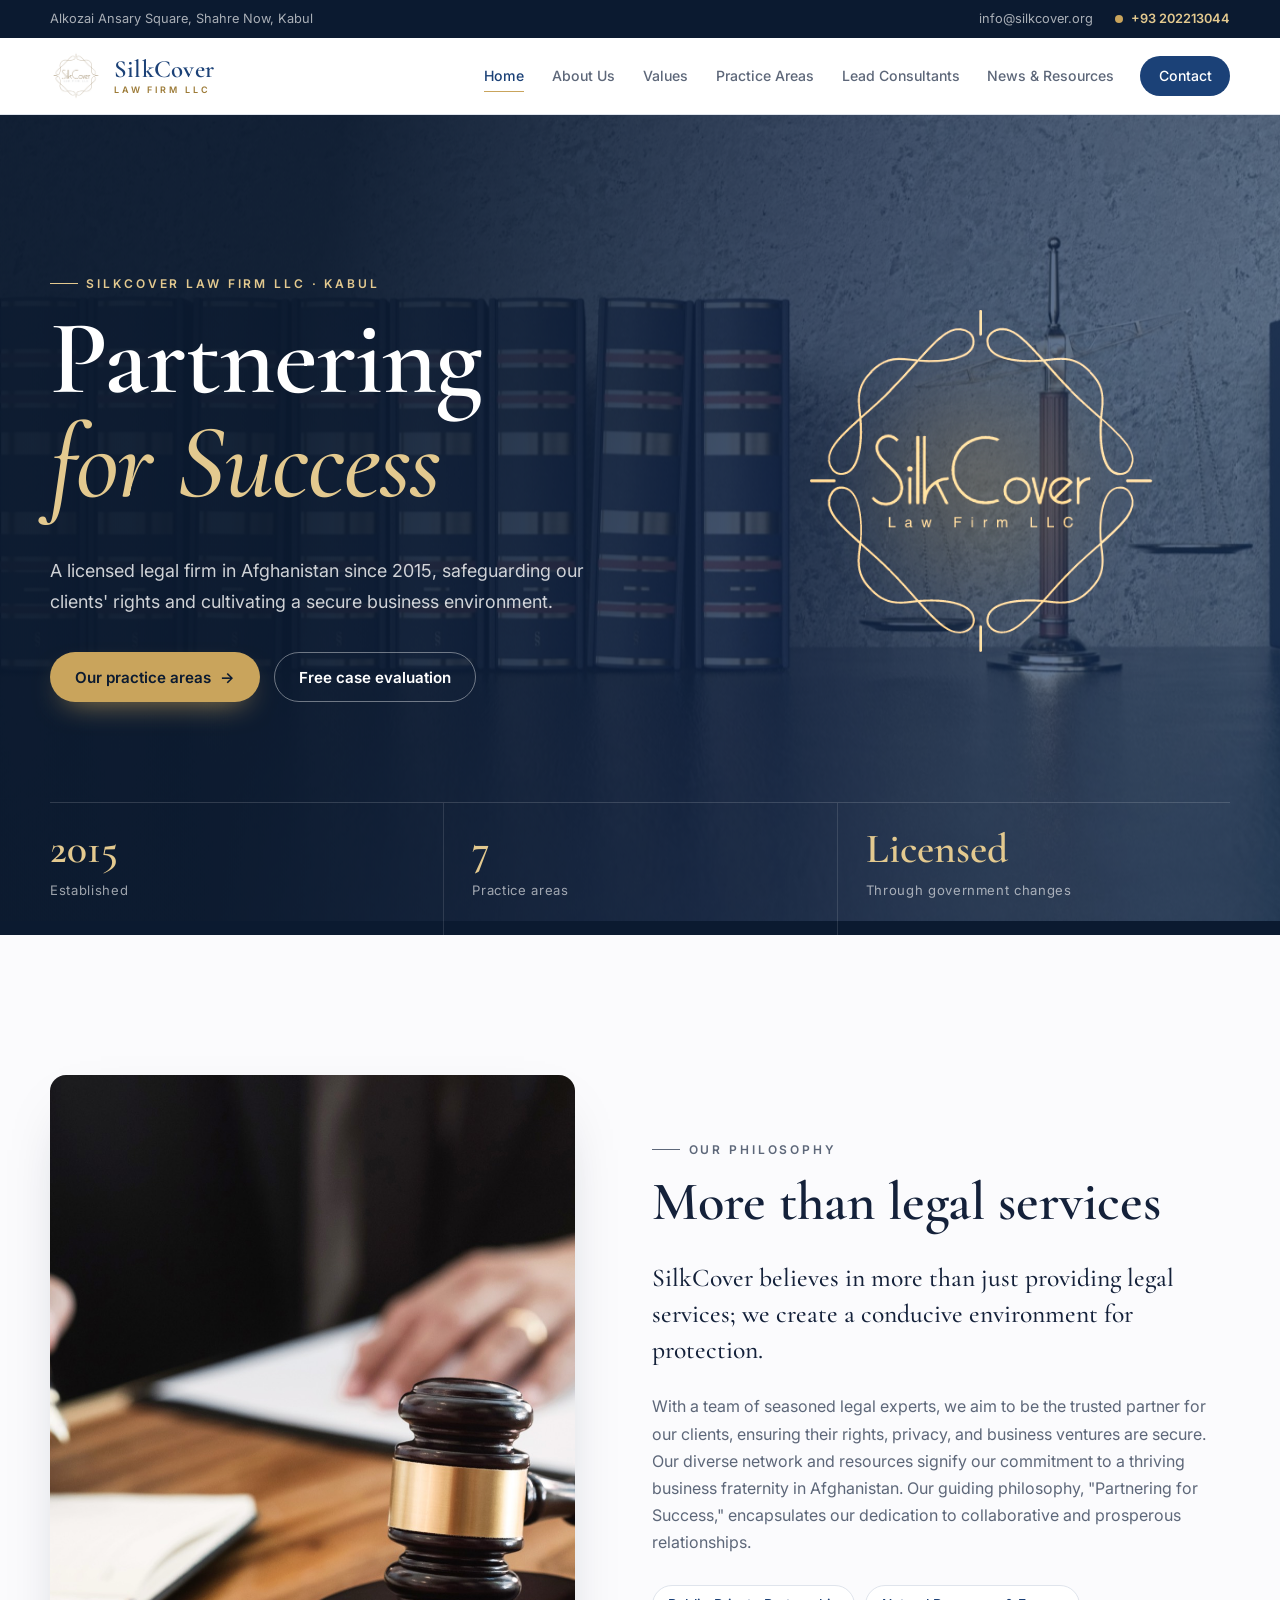
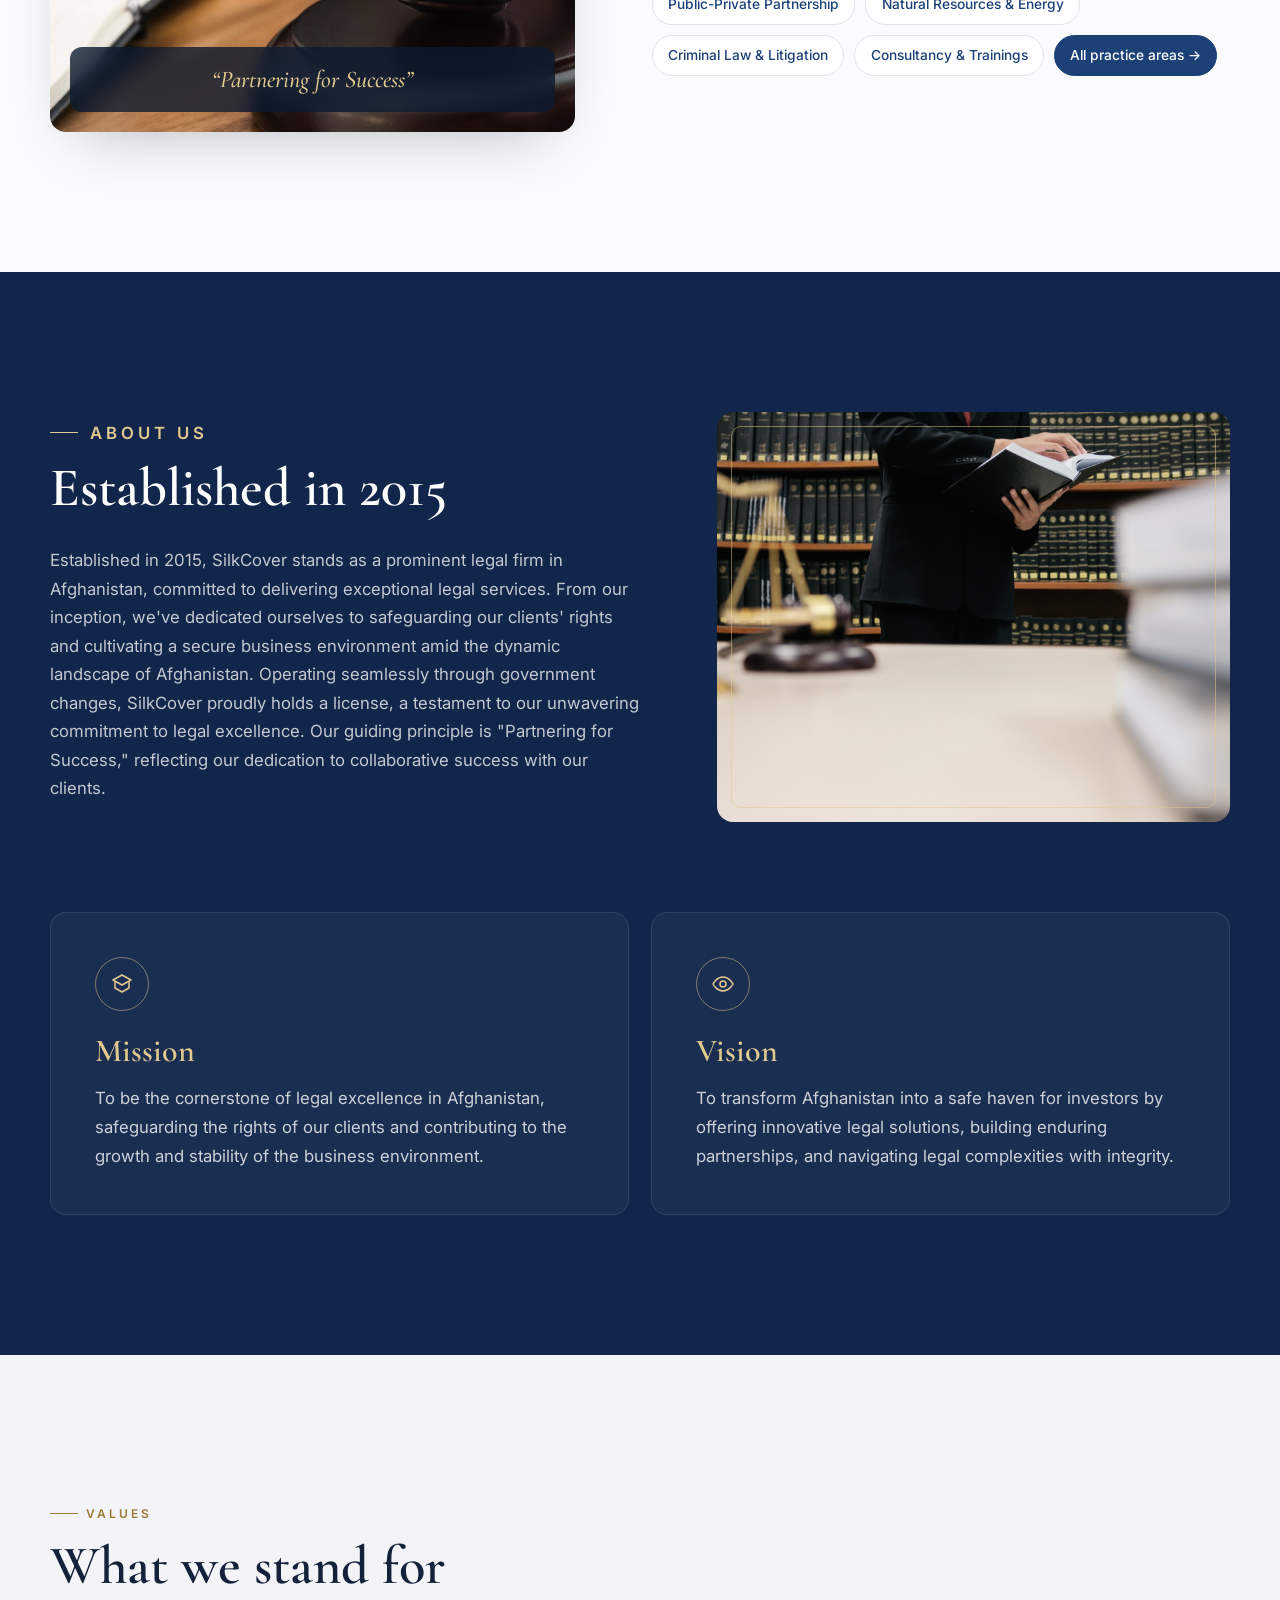
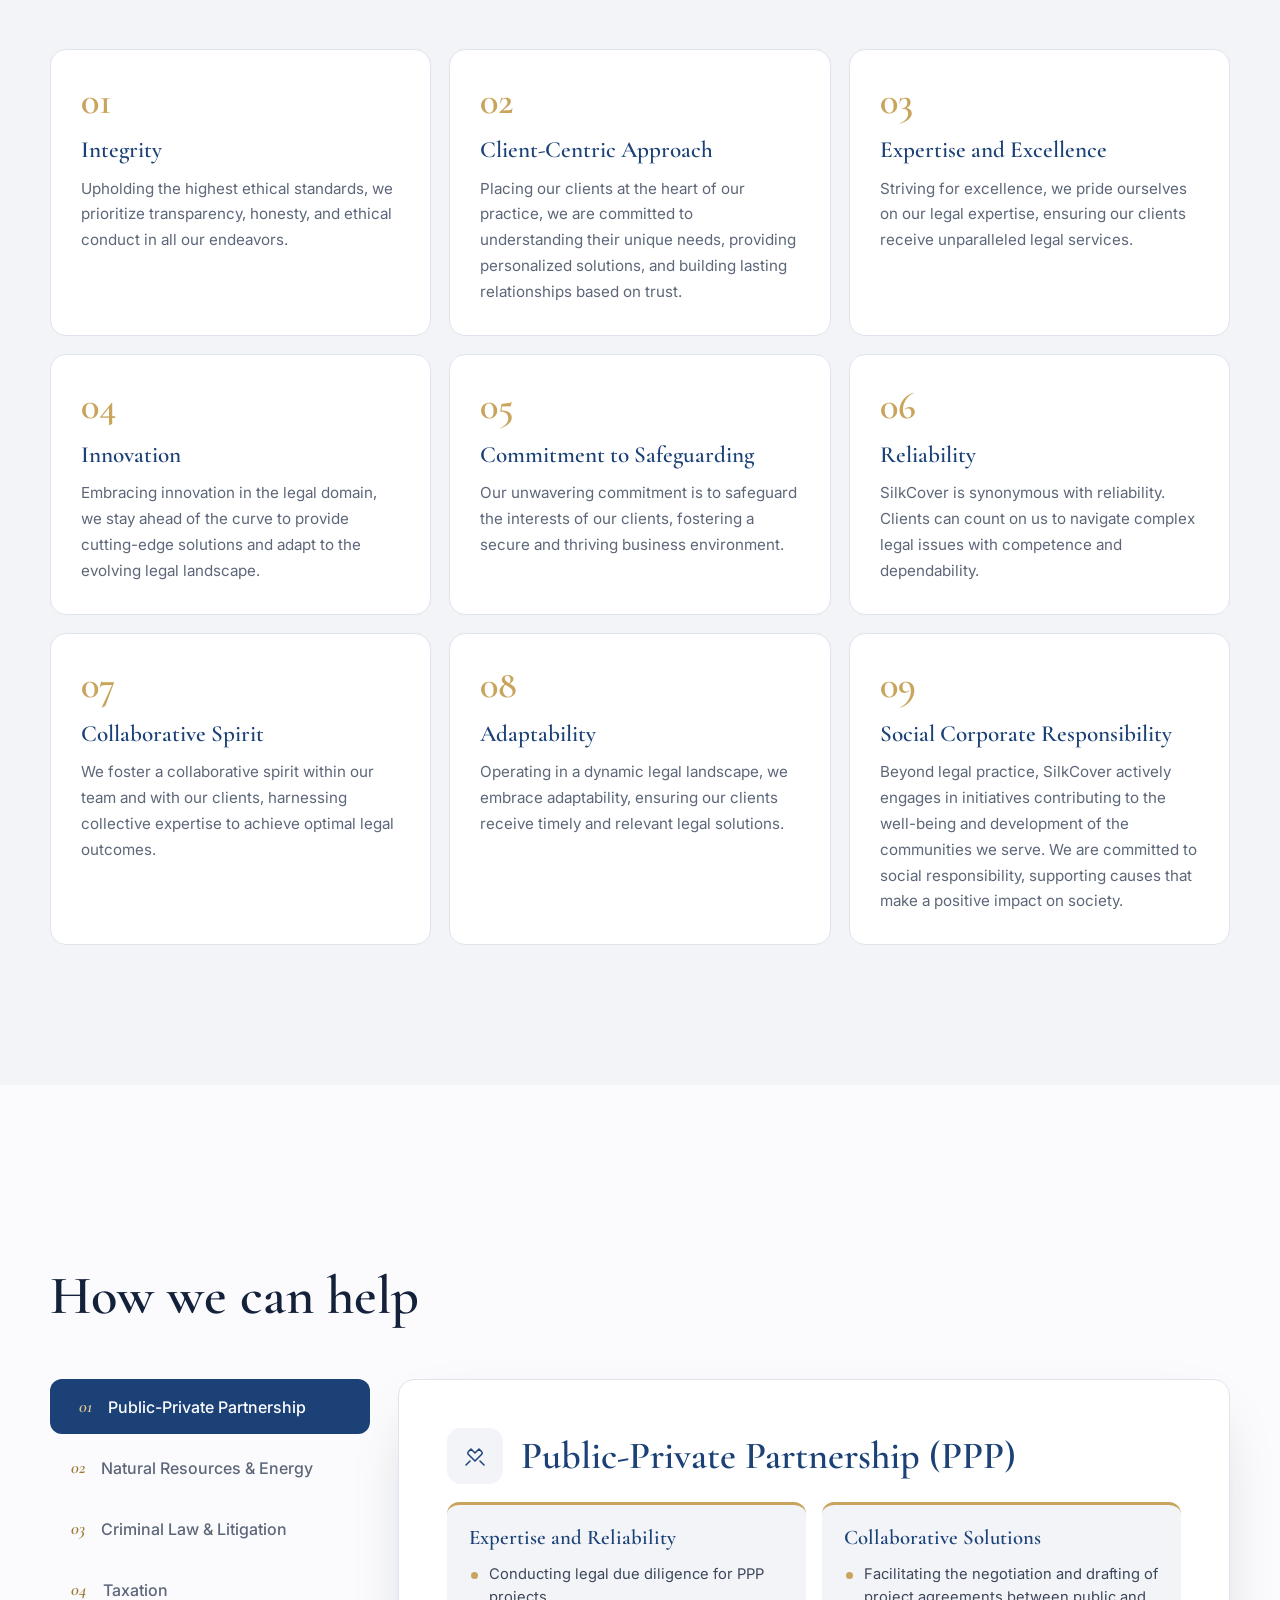
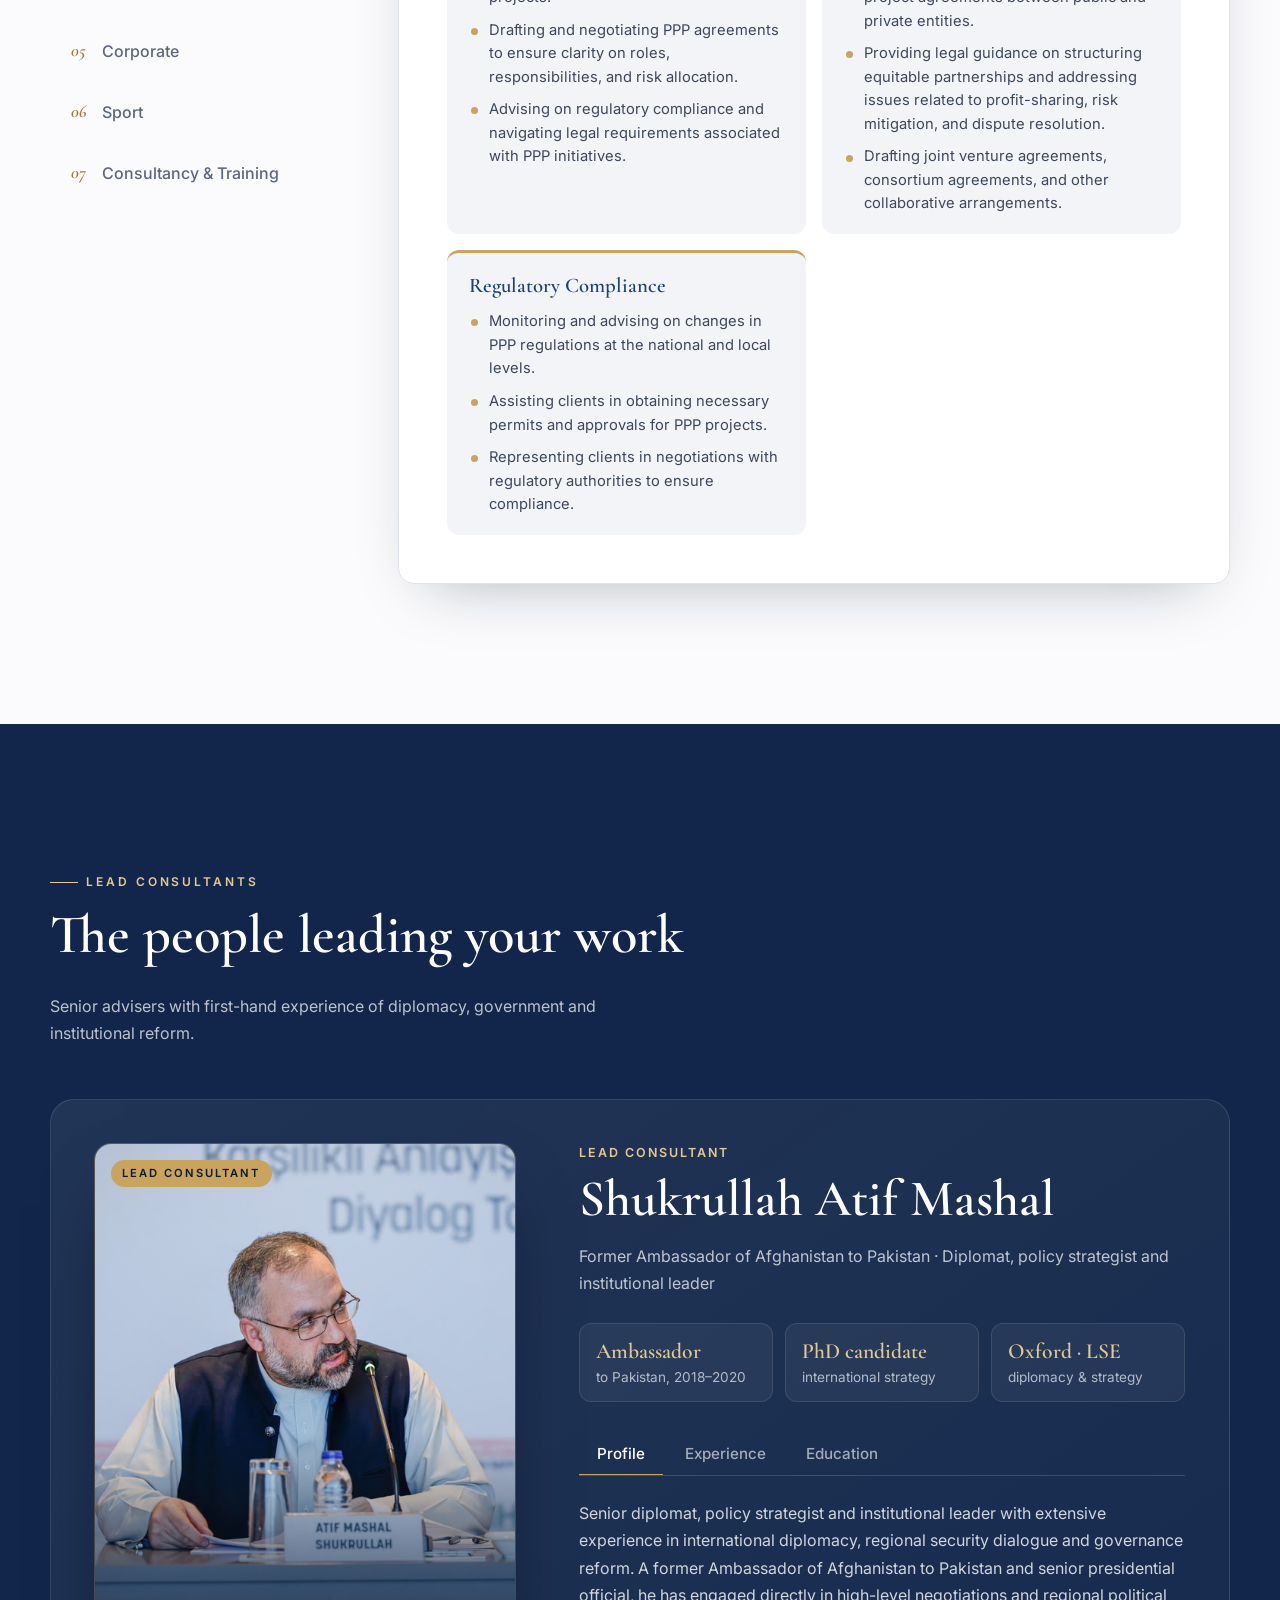
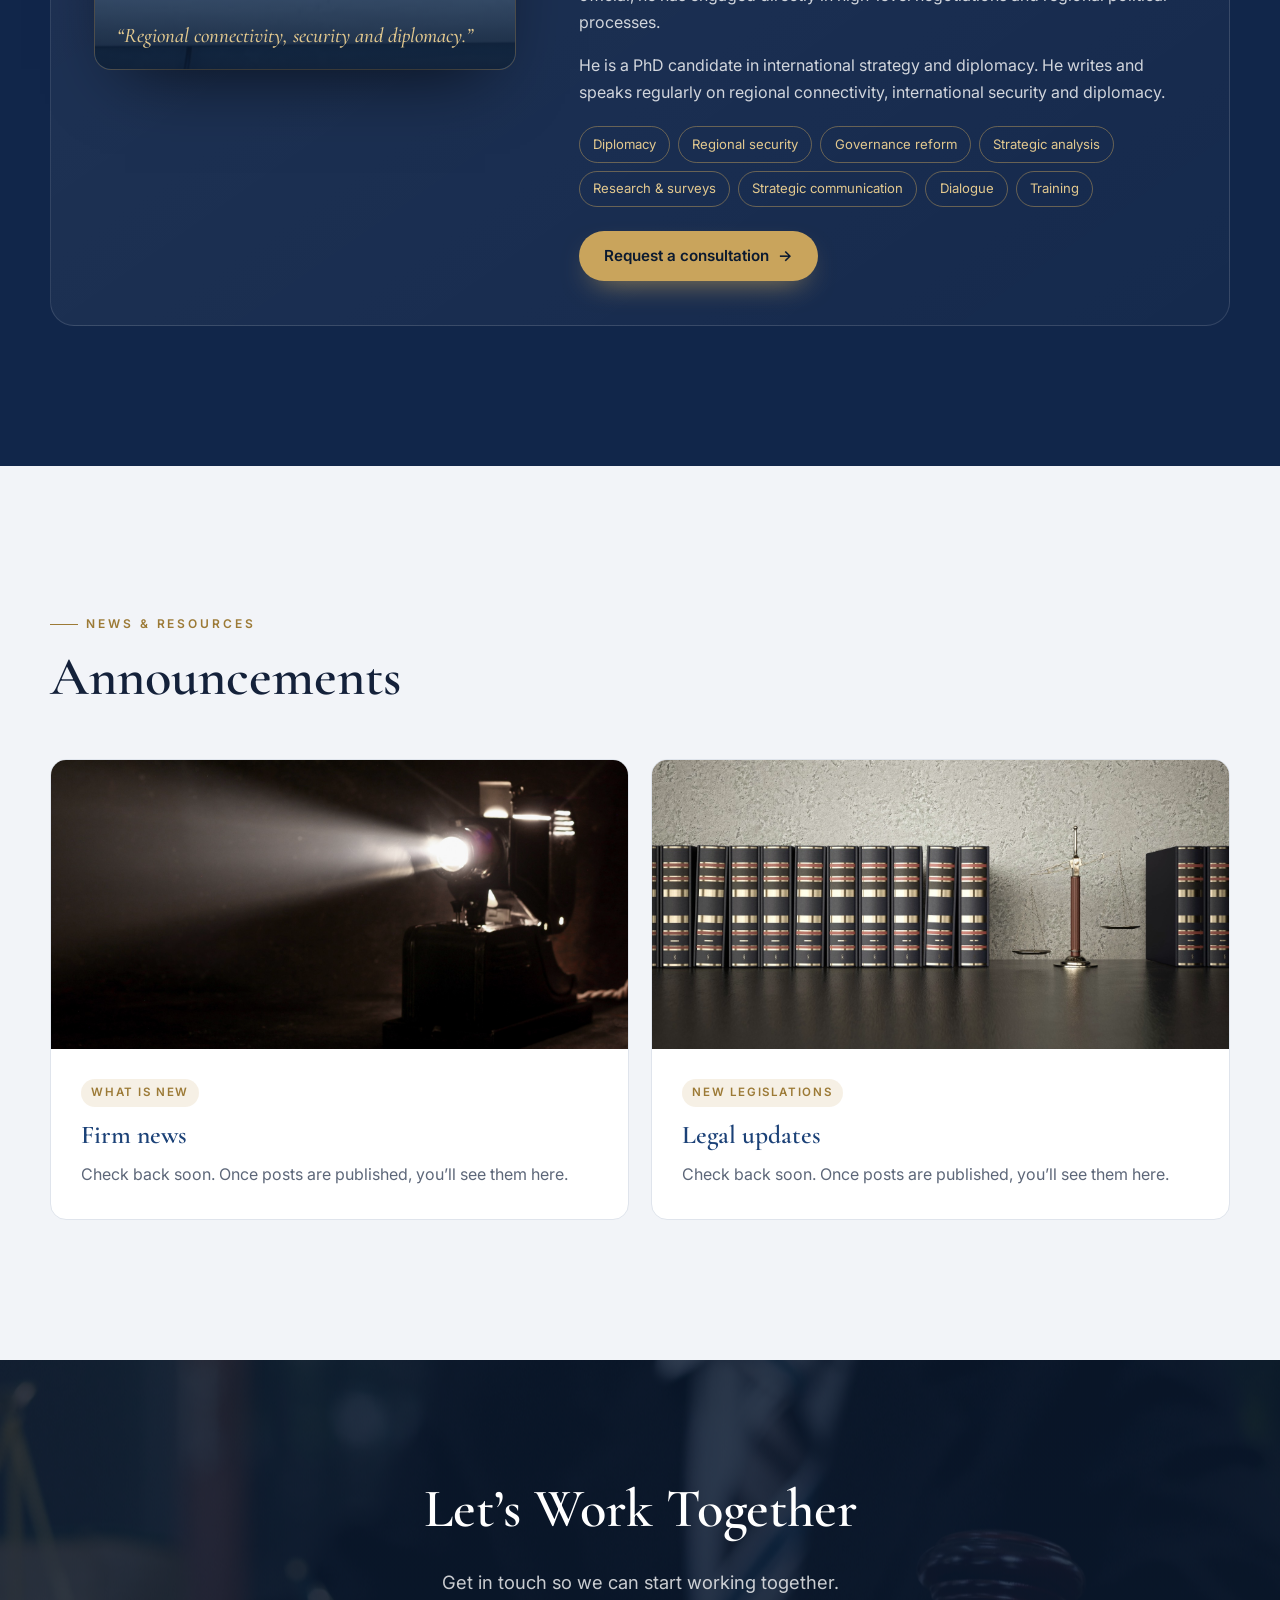
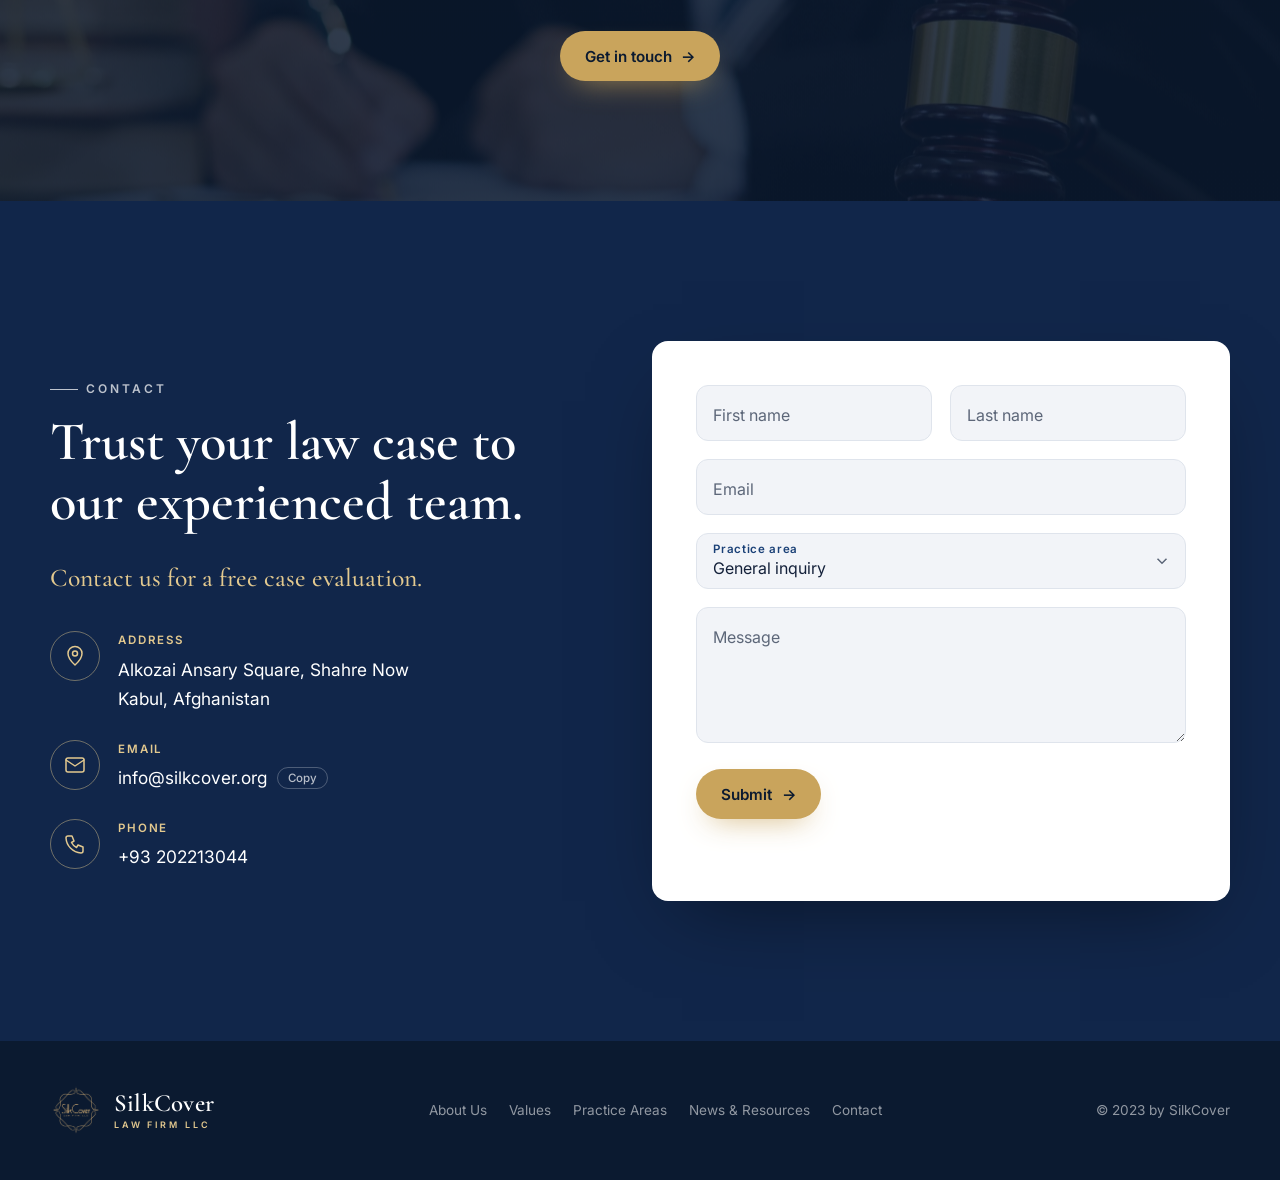
<file: index.html>
<!doctype html>
<html lang="en">
<head>
  <meta charset="utf-8">
  <meta name="viewport" content="width=device-width, initial-scale=1">
  <title>SilkCover Law Firm | Partnering for Success | Kabul, Afghanistan</title>
  <meta name="description" content="SilkCover Law Firm LLC, established in 2015 in Kabul, Afghanistan: public-private partnership, natural resources and energy, criminal law and litigation, taxation, corporate, sport, and consultancy and training services.">
  <link rel="icon" href="assets/logo-navy.jpg">
  <link rel="preconnect" href="https://fonts.googleapis.com">
  <link rel="preconnect" href="https://fonts.gstatic.com" crossorigin>
  <link href="https://fonts.googleapis.com/css2?family=Cormorant+Garamond:ital,wght@0,500;0,600;0,700;1,500&family=Inter:wght@400;500;600&display=swap" rel="stylesheet">
  <link rel="stylesheet" href="styles.css">
</head>
<body>

<!-- ============ Top bar ============ -->
<div class="topbar">
  <div class="wrap topbar__inner">
    <span>Alkozai Ansary Square, Shahre Now, Kabul</span>
    <span class="topbar__links">
      <a href="mailto:info@silkcover.org">info@silkcover.org</a>
      <a href="tel:+93202213044" class="topbar__call"><span class="pulse"></span>+93 202213044</a>
    </span>
  </div>
</div>

<!-- ============ Navigation ============ -->
<header class="nav" id="nav">
  <div class="wrap nav__inner">
    <a href="#home" class="brand" aria-label="SilkCover home">
      <img src="assets/logo-line.png" alt="" width="456" height="446">
      <span class="brand__text">SilkCover<small>Law Firm LLC</small></span>
    </a>
    <nav class="nav__links" id="navLinks" aria-label="Main">
      <a href="#home">Home</a>
      <a href="#about">About Us</a>
      <a href="#values">Values</a>
      <a href="#practice">Practice Areas</a>
      <a href="#consultants">Lead Consultants</a>
      <a href="#news">News &amp; Resources</a>
      <a href="#contact" class="nav__cta">Contact</a>
    </nav>
    <button class="nav__toggle" id="navToggle" aria-label="Open menu" aria-expanded="false" aria-controls="navLinks">
      <span></span><span></span><span></span>
    </button>
  </div>
  <div class="progress" id="progress"></div>
</header>

<main>

<!-- ============ Hero ============ -->
<section class="hero" id="home">
  <div class="hero__bg" aria-hidden="true"></div>
  <div class="wrap hero__inner">
    <div class="hero__copy">
      <p class="eyebrow reveal">SilkCover Law Firm LLC · Kabul</p>
      <h1 class="hero__title reveal">Partnering<br><em>for Success</em></h1>
      <p class="hero__lead reveal">A licensed legal firm in Afghanistan since 2015, safeguarding our clients' rights and cultivating a secure business environment.</p>
      <div class="hero__actions reveal">
        <a href="#practice" class="btn btn--gold">Our practice areas <span aria-hidden="true">→</span></a>
        <a href="#contact" class="btn btn--ghost">Free case evaluation</a>
      </div>
    </div>
    <div class="hero__seal" aria-hidden="true">
      <img src="assets/logo-line.png" alt="" width="456" height="446">
    </div>
  </div>
  <dl class="wrap stats reveal">
    <div><dt><span data-count="2015">2015</span></dt><dd>Established</dd></div>
    <div><dt><span data-count="7">7</span></dt><dd>Practice areas</dd></div>
    <div><dt>Licensed</dt><dd>Through government changes</dd></div>
  </dl>
</section>

<!-- ============ Philosophy ============ -->
<section class="section" id="philosophy">
  <div class="wrap split">
    <figure class="photo reveal">
      <img src="assets/gavel-writing.jpg" alt="A lawyer writing beside a gavel" loading="lazy" width="1900" height="1267">
      <figcaption>“Partnering for Success”</figcaption>
    </figure>
    <div class="split__body">
      <p class="eyebrow reveal">Our Philosophy</p>
      <h2 class="reveal">More than legal services</h2>
      <p class="reveal lead">SilkCover believes in more than just providing legal services; we create a conducive environment for protection.</p>
      <p class="reveal">With a team of seasoned legal experts, we aim to be the trusted partner for our clients, ensuring their rights, privacy, and business ventures are secure. Our diverse network and resources signify our commitment to a thriving business fraternity in Afghanistan. Our guiding philosophy, "Partnering for Success," encapsulates our dedication to collaborative and prosperous relationships.</p>
      <div class="chips reveal" aria-label="Practice areas">
        <a href="#practice" data-area="ppp">Public-Private Partnership</a>
        <a href="#practice" data-area="energy">Natural Resources &amp; Energy</a>
        <a href="#practice" data-area="criminal">Criminal Law &amp; Litigation</a>
        <a href="#practice" data-area="training">Consultancy &amp; Trainings</a>
        <a href="#practice" class="chips__all">All practice areas →</a>
      </div>
    </div>
  </div>
</section>

<!-- ============ About ============ -->
<section class="section section--navy" id="about">
  <div class="wrap">
    <div class="about">
      <div class="about__text">
        <p class="eyebrow reveal">About Us</p>
        <h2 class="reveal">Established in 2015</h2>
        <p class="reveal">Established in 2015, SilkCover stands as a prominent legal firm in Afghanistan, committed to delivering exceptional legal services. From our inception, we've dedicated ourselves to safeguarding our clients' rights and cultivating a secure business environment amid the dynamic landscape of Afghanistan. Operating seamlessly through government changes, SilkCover proudly holds a license, a testament to our unwavering commitment to legal excellence. Our guiding principle is "Partnering for Success," reflecting our dedication to collaborative success with our clients.</p>
      </div>
      <figure class="about__photo reveal">
        <img src="assets/lawyer-books.jpg" alt="A lawyer reading in a law library" loading="lazy" width="1900" height="1267">
      </figure>
    </div>

    <div class="mv" id="vision">
      <article class="mv__card reveal">
        <span class="mv__icon" aria-hidden="true"><svg viewBox="0 0 24 24"><path d="M12 3 3 8l9 5 9-5-9-5Z"/><path d="M5 10v6l7 4 7-4v-6"/></svg></span>
        <h3>Mission</h3>
        <p>To be the cornerstone of legal excellence in Afghanistan, safeguarding the rights of our clients and contributing to the growth and stability of the business environment.</p>
      </article>
      <article class="mv__card reveal">
        <span class="mv__icon" aria-hidden="true"><svg viewBox="0 0 24 24"><path d="M2 12s3.6-7 10-7 10 7 10 7-3.6 7-10 7S2 12 2 12Z"/><circle cx="12" cy="12" r="3"/></svg></span>
        <h3>Vision</h3>
        <p>To transform Afghanistan into a safe haven for investors by offering innovative legal solutions, building enduring partnerships, and navigating legal complexities with integrity.</p>
      </article>
    </div>
  </div>
</section>

<!-- ============ Values ============ -->
<section class="section section--mist" id="values">
  <div class="wrap">
    <header class="section__head">
      <p class="eyebrow reveal">Values</p>
      <h2 class="reveal">What we stand for</h2>
    </header>
    <div class="values">
      <article class="value reveal" tabindex="0">
        <span class="value__num">01</span>
        <h3>Integrity</h3>
        <p>Upholding the highest ethical standards, we prioritize transparency, honesty, and ethical conduct in all our endeavors.</p>
      </article>
      <article class="value reveal" tabindex="0">
        <span class="value__num">02</span>
        <h3>Client-Centric Approach</h3>
        <p>Placing our clients at the heart of our practice, we are committed to understanding their unique needs, providing personalized solutions, and building lasting relationships based on trust.</p>
      </article>
      <article class="value reveal" tabindex="0">
        <span class="value__num">03</span>
        <h3>Expertise and Excellence</h3>
        <p>Striving for excellence, we pride ourselves on our legal expertise, ensuring our clients receive unparalleled legal services.</p>
      </article>
      <article class="value reveal" tabindex="0">
        <span class="value__num">04</span>
        <h3>Innovation</h3>
        <p>Embracing innovation in the legal domain, we stay ahead of the curve to provide cutting-edge solutions and adapt to the evolving legal landscape.</p>
      </article>
      <article class="value reveal" tabindex="0">
        <span class="value__num">05</span>
        <h3>Commitment to Safeguarding</h3>
        <p>Our unwavering commitment is to safeguard the interests of our clients, fostering a secure and thriving business environment.</p>
      </article>
      <article class="value reveal" tabindex="0">
        <span class="value__num">06</span>
        <h3>Reliability</h3>
        <p>SilkCover is synonymous with reliability. Clients can count on us to navigate complex legal issues with competence and dependability.</p>
      </article>
      <article class="value reveal" tabindex="0">
        <span class="value__num">07</span>
        <h3>Collaborative Spirit</h3>
        <p>We foster a collaborative spirit within our team and with our clients, harnessing collective expertise to achieve optimal legal outcomes.</p>
      </article>
      <article class="value reveal" tabindex="0">
        <span class="value__num">08</span>
        <h3>Adaptability</h3>
        <p>Operating in a dynamic legal landscape, we embrace adaptability, ensuring our clients receive timely and relevant legal solutions.</p>
      </article>
      <article class="value reveal" tabindex="0">
        <span class="value__num">09</span>
        <h3>Social Corporate Responsibility</h3>
        <p>Beyond legal practice, SilkCover actively engages in initiatives contributing to the well-being and development of the communities we serve. We are committed to social responsibility, supporting causes that make a positive impact on society.</p>
      </article>
    </div>
  </div>
</section>

<!-- ============ Practice areas ============ -->
<section class="section" id="practice">
  <div class="wrap">
    <header class="section__head">
      <p class="eyebrow reveal">Practice Areas</p>
      <h2 class="reveal">How we can help</h2>
    </header>

    <div class="tabs reveal">
      <div class="tabs__list" role="tablist" aria-label="Practice areas">
        <button role="tab" id="tab-ppp" aria-controls="panel-ppp" aria-selected="true"><i>01</i>Public-Private Partnership</button>
        <button role="tab" id="tab-energy" aria-controls="panel-energy" aria-selected="false" tabindex="-1"><i>02</i>Natural Resources &amp; Energy</button>
        <button role="tab" id="tab-criminal" aria-controls="panel-criminal" aria-selected="false" tabindex="-1"><i>03</i>Criminal Law &amp; Litigation</button>
        <button role="tab" id="tab-tax" aria-controls="panel-tax" aria-selected="false" tabindex="-1"><i>04</i>Taxation</button>
        <button role="tab" id="tab-corporate" aria-controls="panel-corporate" aria-selected="false" tabindex="-1"><i>05</i>Corporate</button>
        <button role="tab" id="tab-sport" aria-controls="panel-sport" aria-selected="false" tabindex="-1"><i>06</i>Sport</button>
        <button role="tab" id="tab-training" aria-controls="panel-training" aria-selected="false" tabindex="-1"><i>07</i>Consultancy &amp; Training</button>
      </div>

      <div class="tabs__panels">

        <div role="tabpanel" id="panel-ppp" aria-labelledby="tab-ppp" class="panel">
          <header class="panel__head">
            <span class="panel__icon" aria-hidden="true"><svg viewBox="0 0 24 24"><path d="M8 13 5.5 10.5a2 2 0 0 1 0-3L8 5l4 4 4-4 2.5 2.5a2 2 0 0 1 0 3L12 17Z"/><path d="m3 21 4-4M21 21l-4-4"/></svg></span>
            <h3>Public-Private Partnership (PPP)</h3>
          </header>
          <div class="subs">
            <section class="sub">
              <h4>Expertise and Reliability</h4>
              <ul>
                <li>Conducting legal due diligence for PPP projects.</li>
                <li>Drafting and negotiating PPP agreements to ensure clarity on roles, responsibilities, and risk allocation.</li>
                <li>Advising on regulatory compliance and navigating legal requirements associated with PPP initiatives.</li>
              </ul>
            </section>
            <section class="sub">
              <h4>Collaborative Solutions</h4>
              <ul>
                <li>Facilitating the negotiation and drafting of project agreements between public and private entities.</li>
                <li>Providing legal guidance on structuring equitable partnerships and addressing issues related to profit-sharing, risk mitigation, and dispute resolution.</li>
                <li>Drafting joint venture agreements, consortium agreements, and other collaborative arrangements.</li>
              </ul>
            </section>
            <section class="sub">
              <h4>Regulatory Compliance</h4>
              <ul>
                <li>Monitoring and advising on changes in PPP regulations at the national and local levels.</li>
                <li>Assisting clients in obtaining necessary permits and approvals for PPP projects.</li>
                <li>Representing clients in negotiations with regulatory authorities to ensure compliance.</li>
              </ul>
            </section>
          </div>
        </div>

        <div role="tabpanel" id="panel-energy" aria-labelledby="tab-energy" class="panel" hidden>
          <header class="panel__head">
            <span class="panel__icon" aria-hidden="true"><svg viewBox="0 0 24 24"><path d="M13 2 4 14h7l-1 8 9-12h-7l1-8Z"/></svg></span>
            <h3>Natural Resources and Energy</h3>
          </header>
          <p class="panel__intro">At SilkCover, we take pride in our extensive experience in managing legal affairs related to natural resources and energy. As a leading legal firm, we are currently engaged with a diverse clientele, both national and international, providing unparalleled legal expertise in navigating the complexities of the natural resources and energy sectors. Our services are but not limited to:</p>
          <div class="subs">
            <section class="sub">
              <h4>Legal Protection Across Sectors</h4>
              <ul>
                <li>Drafting and reviewing legal documents related to the exploration and extraction of natural resources.</li>
                <li>Advising on compliance with environmental and natural resource laws.</li>
                <li>Representing clients in legal disputes related to natural resource and energy projects.</li>
              </ul>
            </section>
            <section class="sub">
              <h4>International Collaboration</h4>
              <ul>
                <li>Drafting international collaboration agreements, joint venture agreements, and international financing agreements.</li>
                <li>Advising on cross-border legal considerations related to natural resource and energy projects.</li>
                <li>Assisting clients in navigating legal frameworks for international investments in the natural resources sector.</li>
              </ul>
            </section>
            <section class="sub">
              <h4>Regulatory Navigation</h4>
              <ul>
                <li>Conducting legal audits to ensure compliance with regulatory requirements.</li>
                <li>Advising on regulatory approvals required for natural resource and energy projects.</li>
                <li>Representing clients in legal proceedings related to regulatory disputes.</li>
              </ul>
            </section>
          </div>
        </div>

        <div role="tabpanel" id="panel-criminal" aria-labelledby="tab-criminal" class="panel" hidden>
          <header class="panel__head">
            <span class="panel__icon" aria-hidden="true"><svg viewBox="0 0 24 24"><path d="m14 4 6 6M11 7l6 6M12.5 5.5l-6 6 6 6 6-6M8.5 13.5 3 19l2 2 5.5-5.5"/></svg></span>
            <h3>Criminal Law and Litigation</h3>
          </header>
          <div class="subs">
            <section class="sub">
              <h4>Defense Representation</h4>
              <ul>
                <li>SilkCover Legal provides robust defense representation in criminal matters.</li>
                <li>Our experienced legal team diligently protects the rights of clients facing criminal charges.</li>
                <li>Employing strategic legal arguments and challenging evidence to secure the best possible outcomes.</li>
              </ul>
            </section>
            <section class="sub">
              <h4>Legal Consultation</h4>
              <ul>
                <li>We offer comprehensive legal consultation services in criminal law.</li>
                <li>Providing clients with expert advice on legal issues, potential liabilities, and strategies to navigate the complexities of criminal proceedings.</li>
                <li>Our consultations aim to empower clients with a thorough understanding of their legal standing.</li>
              </ul>
            </section>
            <section class="sub">
              <h4>Case Analysis and Strategy</h4>
              <ul>
                <li>SilkCover Legal conducts meticulous case analyses to formulate effective legal strategies.</li>
                <li>Our experts assess evidence, identify legal precedents, and develop strategic approaches tailored to each client's specific situation.</li>
                <li>Ensuring a robust defense or prosecution strategy.</li>
              </ul>
            </section>
            <section class="sub">
              <h4>Plea Bargaining</h4>
              <ul>
                <li>Our legal professionals are adept at negotiating plea bargains.</li>
                <li>Seeking favorable terms for clients facing criminal charges.</li>
                <li>Leveraging negotiation skills to secure agreements that mitigate potential consequences.</li>
              </ul>
            </section>
            <section class="sub">
              <h4>Legal Representation in Investigations</h4>
              <ul>
                <li>SilkCover Legal provides representation during criminal investigations.</li>
                <li>Ensuring that clients' rights are protected from the outset.</li>
                <li>Proactively working to prevent unwarranted charges and collaborating with investigative authorities to achieve fair and just outcomes.</li>
              </ul>
            </section>
            <section class="sub">
              <h4>Appeals and Post-Conviction Relief</h4>
              <ul>
                <li>In cases of adverse verdicts, SilkCover Legal handles appeals and post-conviction relief proceedings.</li>
                <li>Our legal team meticulously reviews trial records, identifies legal errors, and presents compelling arguments to appellate courts.</li>
                <li>Aiming for case reversals or mitigated sentences.</li>
              </ul>
            </section>
            <section class="sub">
              <h4>Civil Litigation</h4>
              <ul>
                <li>SilkCover Legal specializes in civil litigation, representing clients in a wide range of disputes.</li>
                <li>Including contract disputes, tort claims, and property disputes.</li>
                <li>Our litigation experts employ strategic approaches to resolve conflicts through negotiation, mediation, or trial.</li>
              </ul>
            </section>
            <section class="sub">
              <h4>Commercial Litigation</h4>
              <ul>
                <li>For businesses facing legal disputes, our commercial litigation services cover contractual disputes, business torts, and other commercial conflicts.</li>
                <li>SilkCover Legal aims to protect our clients' commercial interests through effective and strategic litigation.</li>
              </ul>
            </section>
            <section class="sub">
              <h4>Alternative Dispute Resolution (ADR)</h4>
              <ul>
                <li>Recognizing the importance of alternative dispute resolution methods, we offer ADR services such as mediation and arbitration.</li>
                <li>Our legal experts facilitate fair and efficient resolutions outside the courtroom, promoting cost-effective and timely solutions.</li>
              </ul>
            </section>
            <section class="sub">
              <h4>Employment Litigation</h4>
              <ul>
                <li>SilkCover Legal handles employment litigation matters, representing both employers and employees in disputes related to wrongful termination, discrimination, harassment, and contractual issues.</li>
                <li>Our legal team works to secure favorable resolutions and protect the rights of our clients.</li>
              </ul>
            </section>
            <section class="sub sub--wide">
              <h4>Administrative Proceedings</h4>
              <ul>
                <li>Navigating administrative proceedings can be complex, but SilkCover Legal is well-versed in representing clients in hearings and appeals before administrative bodies.</li>
              </ul>
            </section>
          </div>
        </div>

        <div role="tabpanel" id="panel-tax" aria-labelledby="tab-tax" class="panel" hidden>
          <header class="panel__head">
            <span class="panel__icon" aria-hidden="true"><svg viewBox="0 0 24 24"><rect x="4" y="3" width="16" height="18" rx="2"/><path d="M8 7h8M8 11h2M14 11h2M8 15h2M14 15h2"/></svg></span>
            <h3>Taxation</h3>
          </header>
          <div class="subs">
            <section class="sub">
              <h4>Expert Tax Consultancy</h4>
              <ul>
                <li>Providing legal advice on salary taxation, income taxation, and business taxation.</li>
                <li>Assisting with tax planning and compliance.</li>
                <li>Representing clients in tax dispute resolution proceedings.</li>
              </ul>
            </section>
            <section class="sub">
              <h4>NGO Tax Compliance</h4>
              <ul>
                <li>Advising non-governmental organizations (NGOs) on tax compliance.</li>
                <li>Assisting NGOs in obtaining tax-exempt status.</li>
                <li>Representing NGOs in tax-related legal matters.</li>
              </ul>
            </section>
            <section class="sub">
              <h4>Comprehensive Services</h4>
              <ul>
                <li>Offering comprehensive taxation services, including tax planning, compliance, and reporting.</li>
                <li>Staying updated on changes in tax laws and advising clients on potential impacts.</li>
                <li>Representing clients in legal proceedings related to taxation issues.</li>
              </ul>
            </section>
          </div>
        </div>

        <div role="tabpanel" id="panel-corporate" aria-labelledby="tab-corporate" class="panel" hidden>
          <header class="panel__head">
            <span class="panel__icon" aria-hidden="true"><svg viewBox="0 0 24 24"><rect x="3" y="7" width="18" height="13" rx="2"/><path d="M9 7V5a2 2 0 0 1 2-2h2a2 2 0 0 1 2 2v2M3 13h18"/></svg></span>
            <h3>Corporate</h3>
          </header>
          <p class="panel__intro">Contracts, Mergers, Business Law</p>
          <div class="subs">
            <section class="sub">
              <h4>Tailored Legal Support</h4>
              <ul>
                <li>Drafting and reviewing corporate contracts, including shareholder agreements and partnership agreements.</li>
                <li>Providing legal counsel on corporate governance matters.</li>
                <li>Assisting with the establishment and dissolution of corporate entities.</li>
              </ul>
            </section>
            <section class="sub">
              <h4>Corporate Governance</h4>
              <ul>
                <li>Conducting corporate governance audits and implementing best practices.</li>
                <li>Advising on compliance with corporate laws and regulations.</li>
                <li>Representing clients in legal disputes related to corporate governance issues.</li>
              </ul>
            </section>
            <section class="sub">
              <h4>Mergers and Acquisitions</h4>
              <ul>
                <li>Conducting legal due diligence for mergers and acquisitions.</li>
                <li>Drafting and negotiating acquisition agreements.</li>
                <li>Assisting with the legal aspects of corporate restructuring and mergers.</li>
              </ul>
            </section>
          </div>
        </div>

        <div role="tabpanel" id="panel-sport" aria-labelledby="tab-sport" class="panel" hidden>
          <header class="panel__head">
            <span class="panel__icon" aria-hidden="true"><svg viewBox="0 0 24 24"><path d="M8 21h8M12 17v4M7 4h10v5a5 5 0 0 1-10 0V4Z"/><path d="M7 6H4v2a3 3 0 0 0 3 3M17 6h3v2a3 3 0 0 1-3 3"/></svg></span>
            <h3>Sport</h3>
          </header>
          <p class="panel__intro">SilkCover excels in sports law, providing legal counsel for sports institutions, representing athletes, and advising on event management. Our expertise spans governance, contracts, and compliance, ensuring top-notch legal support for the sports industry. Our services include:</p>
          <div class="subs">
            <section class="sub">
              <h4>Institutional Guidance</h4>
              <ul>
                <li>Offering legal counsel to sports institutions on governance, compliance, and regulatory matters.</li>
                <li>Assisting sports organizations in drafting and implementing policies and procedures.</li>
                <li>Representing sports institutions in legal proceedings, including disciplinary hearings.</li>
              </ul>
            </section>
            <section class="sub">
              <h4>Legal Support for Athletes</h4>
              <ul>
                <li>Negotiating and drafting contracts for athletes, including sponsorship agreements, endorsement deals, and player contracts.</li>
                <li>Providing legal representation in sports-related disputes and disciplinary matters.</li>
                <li>Advising athletes on image rights protection and intellectual property issues.</li>
              </ul>
            </section>
            <section class="sub">
              <h4>Event Management Legalities</h4>
              <ul>
                <li>Advising on legal aspects of organizing sports events, including venue agreements, sponsorship negotiations, and risk management.</li>
                <li>Assisting with compliance related to event licensing and permits.</li>
                <li>Representing event organizers in legal disputes arising from sports events.</li>
              </ul>
            </section>
          </div>
        </div>

        <div role="tabpanel" id="panel-training" aria-labelledby="tab-training" class="panel" hidden>
          <header class="panel__head">
            <span class="panel__icon" aria-hidden="true"><svg viewBox="0 0 24 24"><path d="M3 5h18v11H3zM8 21h8M12 16v5"/><path d="m7 12 3-3 2 2 4-4"/></svg></span>
            <h3>Consultancy and Training Services</h3>
          </header>
          <div class="subs">
            <section class="sub">
              <h4>Official and Customary Law Training</h4>
              <ul>
                <li>Developing and delivering legal training programs in official and customary law.</li>
                <li>Offering legal workshops and seminars on various legal domains.</li>
                <li>Providing tailored legal education programs for specific sectors.</li>
              </ul>
            </section>
            <section class="sub">
              <h4>Sector-Specific Consultancy</h4>
              <ul>
                <li>Offering expert legal consultancy services in criminal law, civil law, taxation law, and other legal domains.</li>
                <li>Providing sector-specific legal advice to address unique challenges and opportunities.</li>
                <li>Assisting clients in developing and implementing legal strategies for their respective sectors.</li>
              </ul>
            </section>
            <section class="sub">
              <h4>Legal Workshops</h4>
              <ul>
                <li>Organizing legal workshops on emerging legal trends and compliance requirements.</li>
                <li>Facilitating interactive training sessions on practical legal skills.</li>
                <li>Providing ongoing legal education through workshops and seminars.</li>
              </ul>
            </section>
          </div>
        </div>

      </div>
    </div>
  </div>
</section>

<!-- ============ Lead Consultants ============ -->
<section class="section section--navy" id="consultants">
  <div class="wrap">
    <header class="section__head">
      <p class="eyebrow reveal">Lead Consultants</p>
      <h2 class="reveal">The people leading your work</h2>
      <p class="reveal lc-intro">Senior advisers with first-hand experience of diplomacy, government and institutional reform.</p>
    </header>

    <article class="lc reveal" aria-labelledby="lc-atif-name">
      <figure class="lc__photo" data-tilt>
        <img src="assets/atif-mashal.jpg" alt="Shukrullah Atif Mashal speaking at a dialogue meeting" loading="lazy" width="1080" height="720">
        <span class="lc__badge">Lead Consultant</span>
        <figcaption class="lc__quote">“Regional connectivity, security and diplomacy.”</figcaption>
      </figure>

      <div class="lc__body">
        <p class="lc__role">Lead Consultant</p>
        <h3 class="lc__name" id="lc-atif-name">Shukrullah Atif Mashal</h3>
        <p class="lc__tagline">Former Ambassador of Afghanistan to Pakistan · Diplomat, policy strategist and institutional leader</p>

        <ul class="lc__facts" aria-label="Key facts">
          <li><strong>Ambassador</strong><span>to Pakistan, 2018–2020</span></li>
          <li><strong>PhD candidate</strong><span>international strategy</span></li>
          <li><strong>Oxford · LSE</strong><span>diplomacy &amp; strategy</span></li>
        </ul>

        <div class="lc__tabs" role="tablist" aria-label="About Atif Mashal">
          <button role="tab" id="lc-tab-profile" aria-controls="lc-panel-profile" aria-selected="true">Profile</button>
          <button role="tab" id="lc-tab-experience" aria-controls="lc-panel-experience" aria-selected="false" tabindex="-1">Experience</button>
          <button role="tab" id="lc-tab-education" aria-controls="lc-panel-education" aria-selected="false" tabindex="-1">Education</button>
          <span class="lc__ink" aria-hidden="true"></span>
        </div>

        <div class="lc__panel" role="tabpanel" id="lc-panel-profile" aria-labelledby="lc-tab-profile" tabindex="0">
          <p>Senior diplomat, policy strategist and institutional leader with extensive experience in international diplomacy, regional security dialogue and governance reform. A former Ambassador of Afghanistan to Pakistan and senior presidential official, he has engaged directly in high-level negotiations and regional political processes.</p>
          <p>He is a PhD candidate in international strategy and diplomacy. He writes and speaks regularly on regional connectivity, international security and diplomacy.</p>
          <ul class="lc__tags" aria-label="Areas of expertise">
            <li>Diplomacy</li><li>Regional security</li><li>Governance reform</li><li>Strategic analysis</li><li>Research &amp; surveys</li><li>Strategic communication</li><li>Dialogue</li><li>Training</li>
          </ul>
        </div>

        <div class="lc__panel" role="tabpanel" id="lc-panel-experience" aria-labelledby="lc-tab-experience" tabindex="0" hidden>
          <ol class="timeline">
            <li>
              <span class="timeline__when">Present</span>
              <h4>Lead Consultant, SilkCover Consultancy</h4>
              <p>Leads consultancy services in research, surveys, assessments, strategic analysis, institutional reform, training, AI services, strategic communication and dialogue.</p>
            </li>
            <li>
              <span class="timeline__when">2018 – 2020</span>
              <h4>Ambassador of Afghanistan to Pakistan</h4>
              <p>Managed one of Afghanistan’s most critical diplomatic missions and engaged directly in peace negotiations and high-level bilateral diplomacy.</p>
            </li>
            <li>
              <span class="timeline__when">2016 – 2018</span>
              <h4>Chairman, Afghanistan Cricket Board</h4>
              <p>Oversaw institutional reforms and the international expansion of Afghan cricket, strengthening governance and sporting partnerships.</p>
            </li>
            <li>
              <span class="timeline__when">2015 – 2016</span>
              <h4>Director of International Relations, Administrative Office of the President</h4>
              <p>Coordinated presidential international engagements and diplomatic initiatives.</p>
            </li>
            <li>
              <span class="timeline__when">2014 – 2015</span>
              <h4>Director of Program Planning, Administrative Office of the President</h4>
            </li>
            <li>
              <span class="timeline__when">2013</span>
              <h4>Senior Communications Advisor, American University of Afghanistan</h4>
            </li>
          </ol>
        </div>

        <div class="lc__panel" role="tabpanel" id="lc-panel-education" aria-labelledby="lc-tab-education" tabindex="0" hidden>
          <ul class="edu">
            <li><span class="edu__mark" aria-hidden="true">PhD</span><div><h4>PhD candidate</h4><p>International strategy and diplomacy</p></div></li>
            <li><span class="edu__mark" aria-hidden="true">MDS</span><div><h4>Master of Diplomatic Studies</h4><p>University of Oxford, United Kingdom</p></div></li>
            <li><span class="edu__mark" aria-hidden="true">MSc</span><div><h4>MSc International Strategy and Diplomacy</h4><p>London School of Economics and Political Science, 2021–2023</p></div></li>
            <li><span class="edu__mark" aria-hidden="true">BA</span><div><h4>BA Political Science &amp; Public Administration</h4><p>American University of Afghanistan</p></div></li>
            <li><span class="edu__mark" aria-hidden="true">Cert</span><div><h4>Certificate in Legal Studies</h4><p>American University of Afghanistan</p></div></li>
          </ul>
        </div>

        <a href="#contact" class="btn btn--gold lc__cta">Request a consultation <span aria-hidden="true">→</span></a>
      </div>
    </article>
  </div>
</section>

<!-- ============ News & Resources ============ -->
<section class="section section--mist" id="news">
  <div class="wrap">
    <header class="section__head">
      <p class="eyebrow reveal">News &amp; Resources</p>
      <h2 class="reveal">Announcements</h2>
    </header>
    <div class="news">
      <article class="news__card reveal">
        <img src="assets/projector.jpg" alt="" loading="lazy" width="1900" height="1267">
        <div class="news__body">
          <span class="news__tag">What is new</span>
          <h3>Firm news</h3>
          <p>Check back soon. Once posts are published, you’ll see them here.</p>
        </div>
      </article>
      <article class="news__card reveal">
        <img src="assets/hero-library.jpg" alt="" loading="lazy" width="1900" height="843">
        <div class="news__body">
          <span class="news__tag">New legislations</span>
          <h3>Legal updates</h3>
          <p>Check back soon. Once posts are published, you’ll see them here.</p>
        </div>
      </article>
    </div>
  </div>
</section>

<!-- ============ CTA band ============ -->
<section class="cta">
  <div class="cta__bg" aria-hidden="true"></div>
  <div class="wrap cta__inner reveal">
    <h2>Let’s Work Together</h2>
    <p>Get in touch so we can start working together.</p>
    <a href="#contact" class="btn btn--gold">Get in touch <span aria-hidden="true">→</span></a>
  </div>
</section>

<!-- ============ Contact ============ -->
<section class="section section--navy" id="contact">
  <div class="wrap split">
    <div class="split__body">
      <p class="eyebrow reveal">Contact</p>
      <h2 class="reveal">Trust your law case to our experienced team.</h2>
      <p class="reveal lead">Contact us for a free case evaluation.</p>
      <ul class="contact-list reveal">
        <li>
          <span class="ci" aria-hidden="true"><svg viewBox="0 0 24 24"><path d="M12 21s-7-6.2-7-11.5A7 7 0 0 1 19 9.5C19 14.8 12 21 12 21Z"/><circle cx="12" cy="9.5" r="2.5"/></svg></span>
          <div><small>Address</small><a href="https://www.google.com/maps/search/?api=1&query=Ansari+Square+Shahr-e+Naw+Kabul" target="_blank" rel="noopener">Alkozai Ansary Square, Shahre Now<br>Kabul, Afghanistan</a></div>
        </li>
        <li>
          <span class="ci" aria-hidden="true"><svg viewBox="0 0 24 24"><rect x="3" y="5" width="18" height="14" rx="2"/><path d="m3 7 9 6 9-6"/></svg></span>
          <div><small>Email</small><span class="email-row"><a href="mailto:info@silkcover.org">info@silkcover.org</a><button class="copy" data-copy="info@silkcover.org" type="button">Copy</button></span></div>
        </li>
        <li>
          <span class="ci" aria-hidden="true"><svg viewBox="0 0 24 24"><path d="M5 4h4l2 5-2.5 1.5a11 11 0 0 0 5 5L15 13l5 2v4a2 2 0 0 1-2 2A16 16 0 0 1 3 6a2 2 0 0 1 2-2Z"/></svg></span>
          <div><small>Phone</small><a href="tel:+93202213044">+93 202213044</a></div>
        </li>
      </ul>
    </div>

    <form class="card form reveal" data-subject="Case evaluation request from website" novalidate>
      <input type="text" name="_honey" class="hp" tabindex="-1" autocomplete="off" aria-hidden="true">
      <div class="form__row">
        <div class="field"><input id="c-first" name="First name" required placeholder=" "><label for="c-first">First name</label></div>
        <div class="field"><input id="c-last" name="Last name" placeholder=" "><label for="c-last">Last name</label></div>
      </div>
      <div class="field"><input id="c-email" name="Email" type="email" required placeholder=" "><label for="c-email">Email</label></div>
      <div class="field">
        <select id="c-area" name="Practice area">
          <option>General inquiry</option>
          <option>Public-Private Partnership</option>
          <option>Natural Resources &amp; Energy</option>
          <option>Criminal Law &amp; Litigation</option>
          <option>Taxation</option>
          <option>Corporate</option>
          <option>Sport</option>
          <option>Consultancy &amp; Training</option>
        </select>
        <label for="c-area" class="is-static">Practice area</label>
      </div>
      <div class="field"><textarea id="c-msg" name="Message" rows="5" required placeholder=" "></textarea><label for="c-msg">Message</label></div>
      <button class="btn btn--gold" type="submit">Submit <span aria-hidden="true">→</span></button>
      <p class="form__status" role="status"></p>
    </form>
  </div>
</section>

</main>

<footer class="footer">
  <div class="wrap footer__inner">
    <a href="#home" class="brand brand--footer">
      <img src="assets/logo-line.png" alt="" width="456" height="446">
      <span class="brand__text">SilkCover<small>Law Firm LLC</small></span>
    </a>
    <nav class="footer__links" aria-label="Footer">
      <a href="#about">About Us</a><a href="#values">Values</a><a href="#practice">Practice Areas</a><a href="#news">News &amp; Resources</a><a href="#contact">Contact</a>
    </nav>
    <p>© 2023 by SilkCover</p>
  </div>
</footer>

<a href="#home" class="to-top" id="toTop" aria-label="Back to top">↑</a>

<script src="script.js"></script>
</body>
</html>
</file>
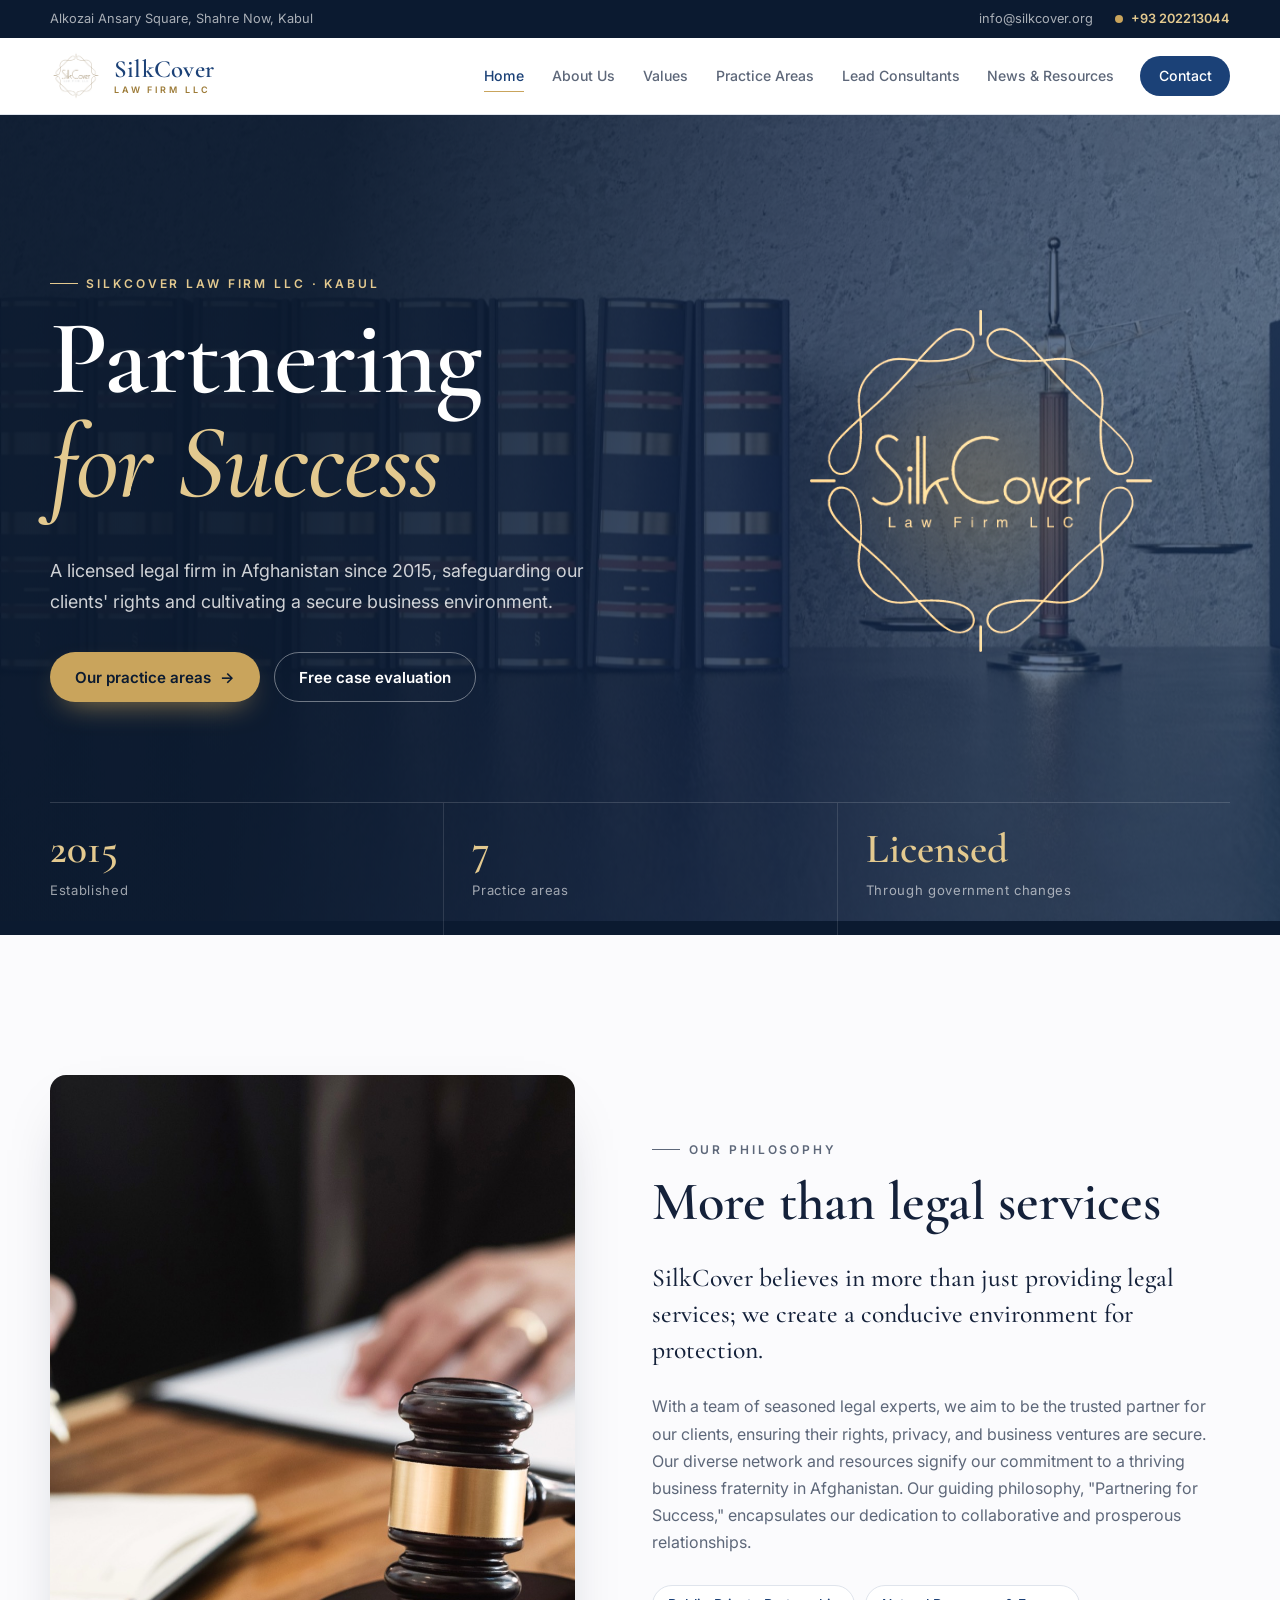
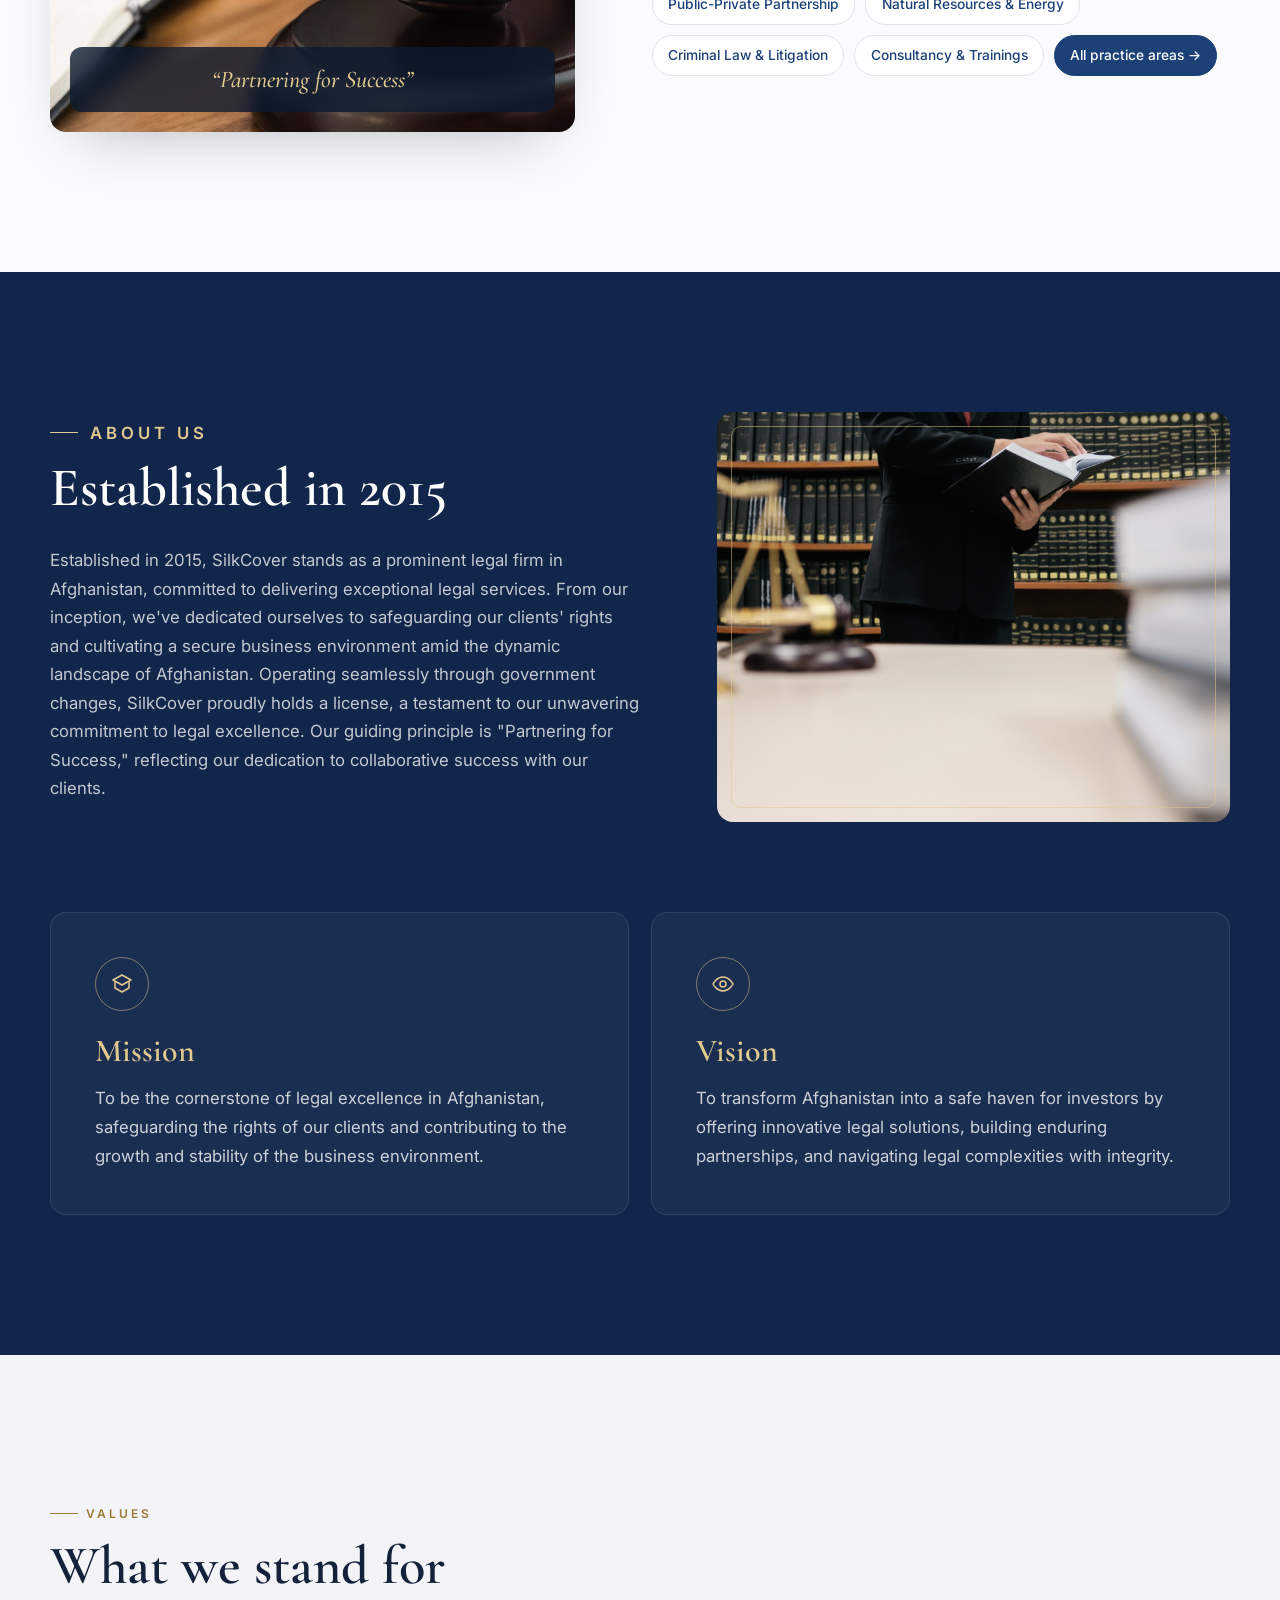
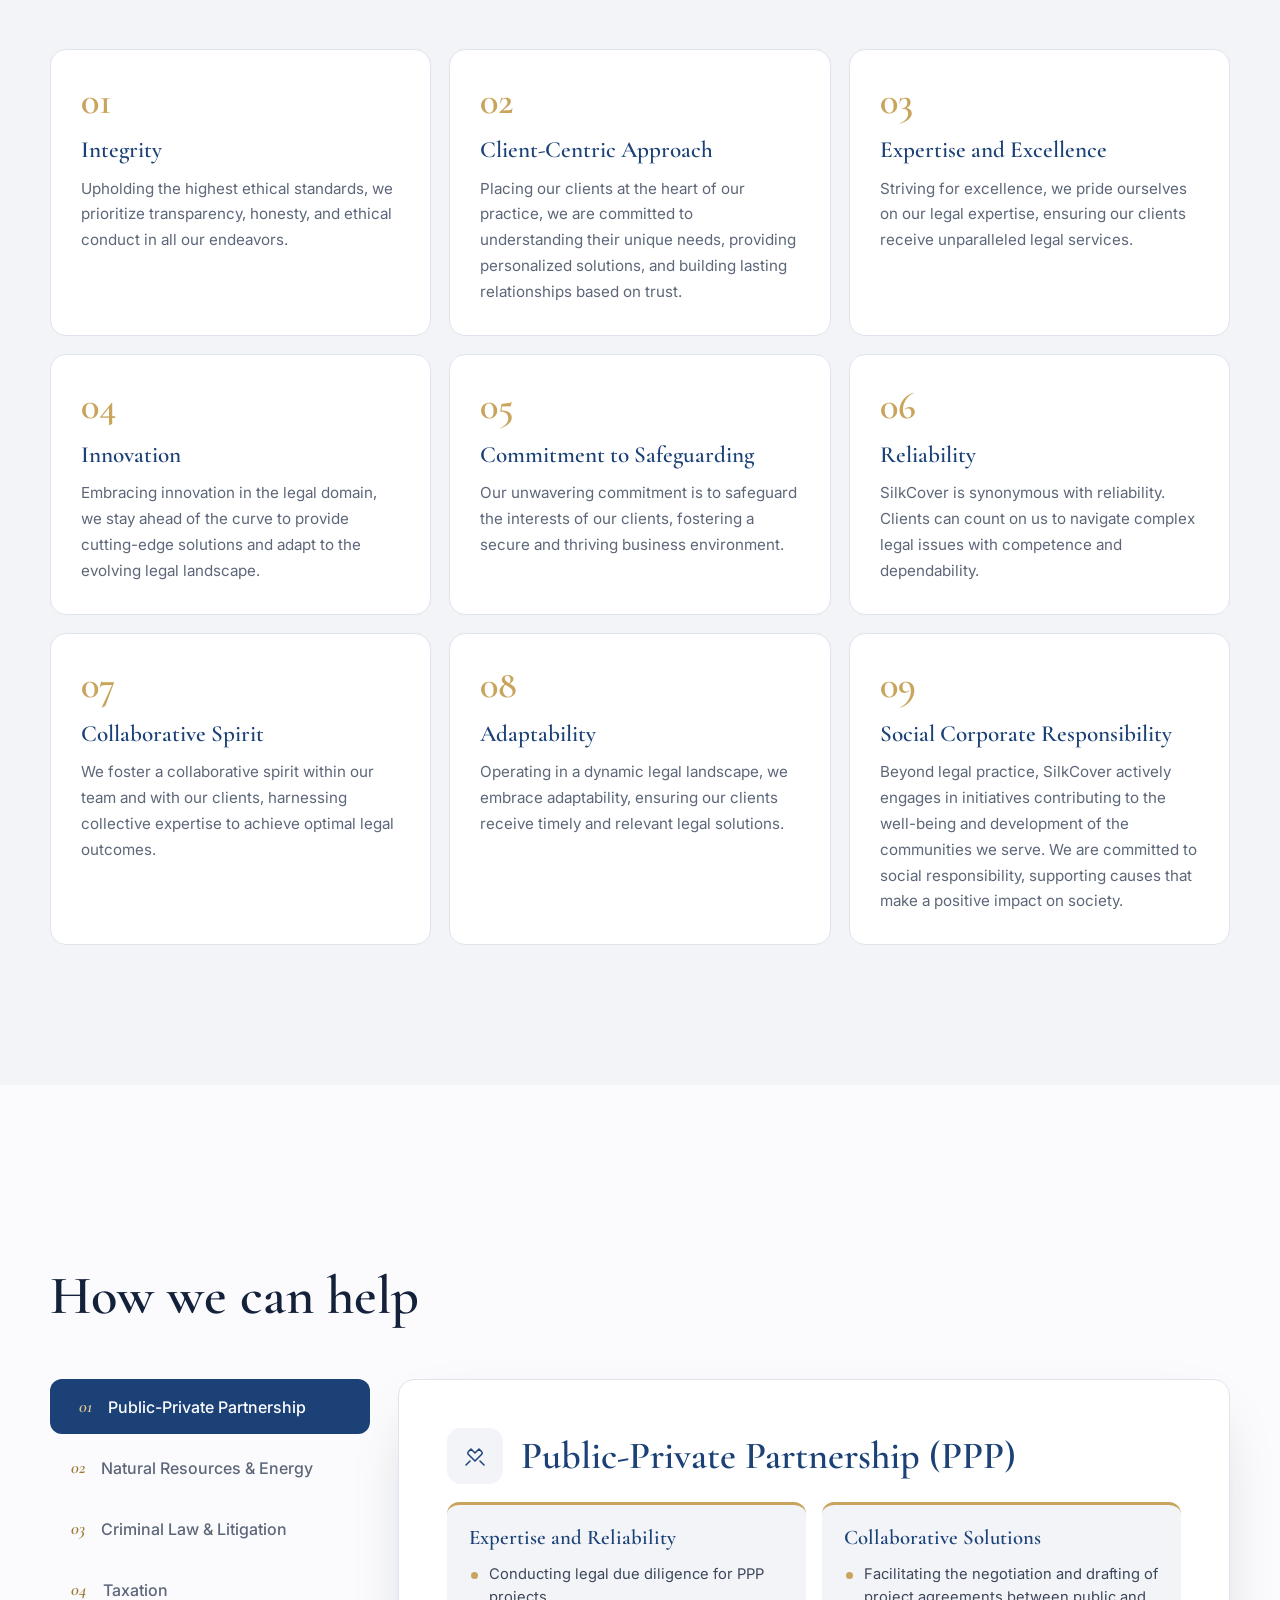
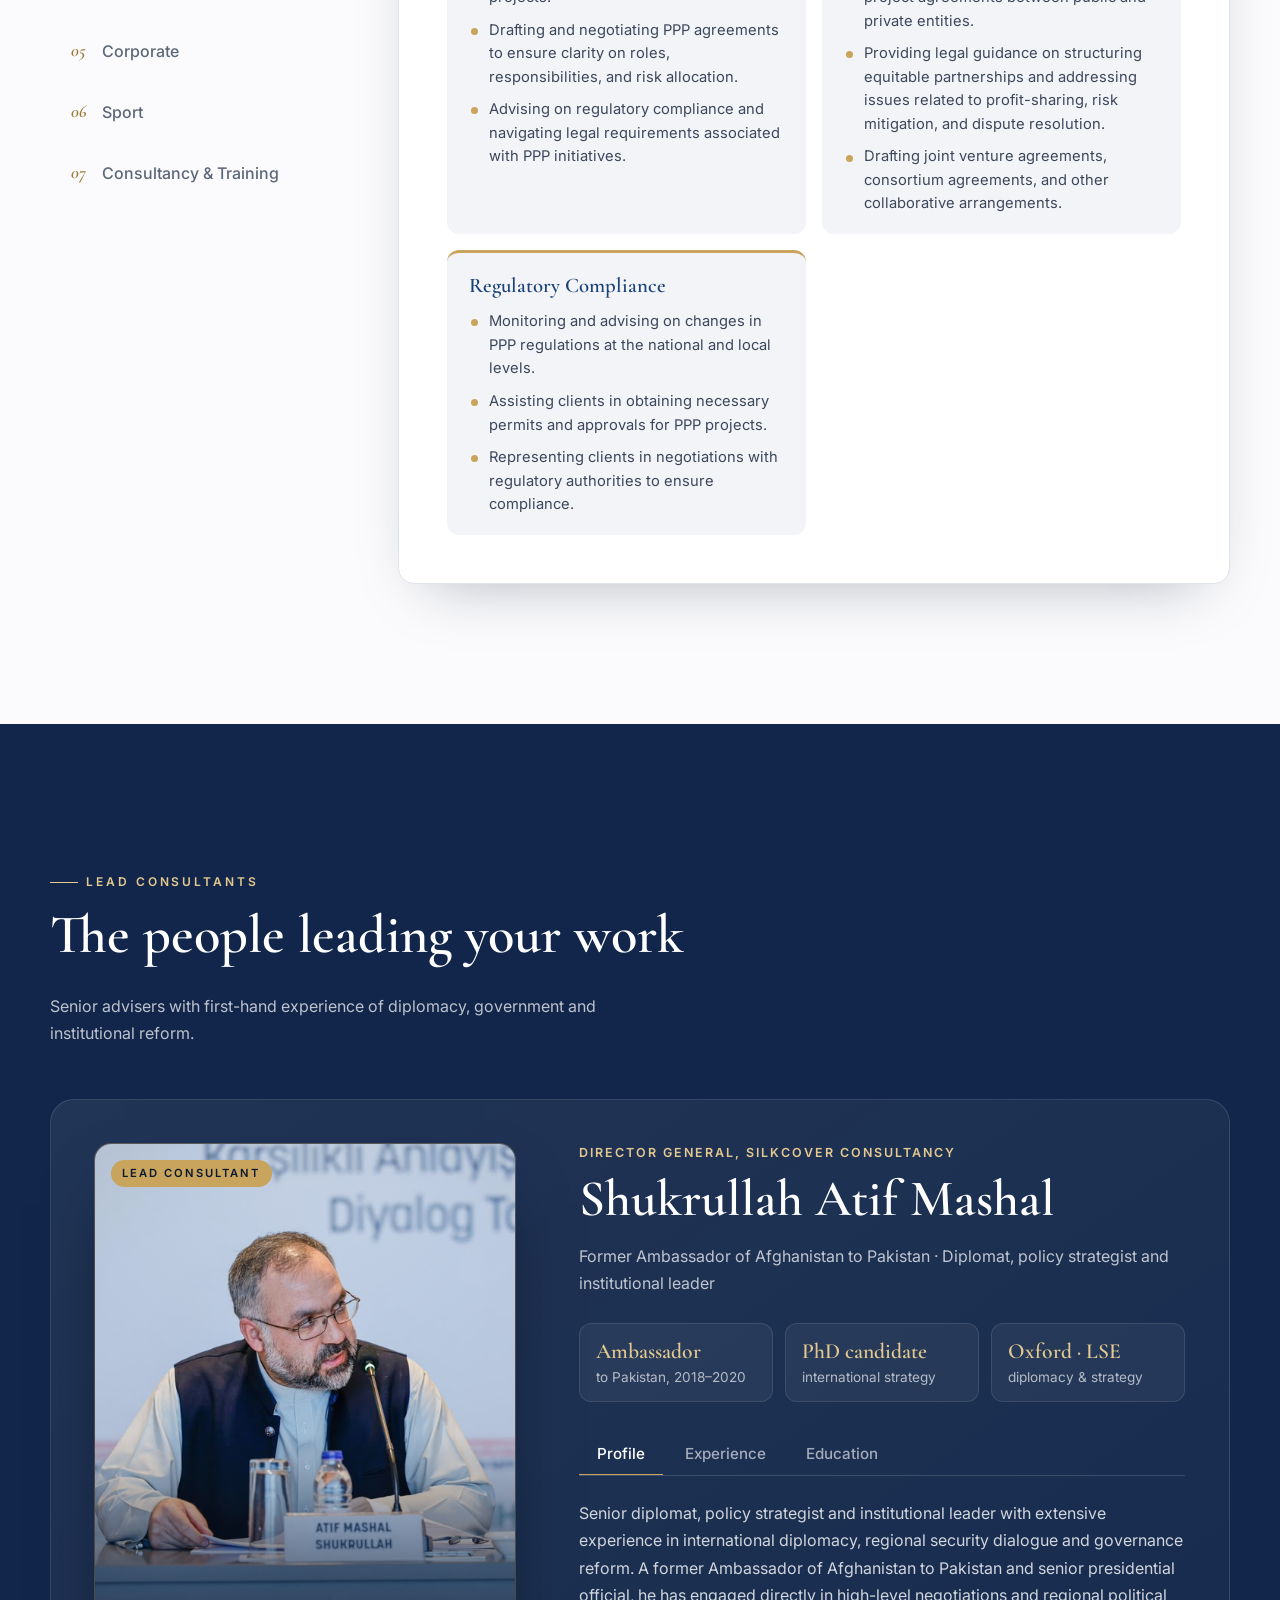
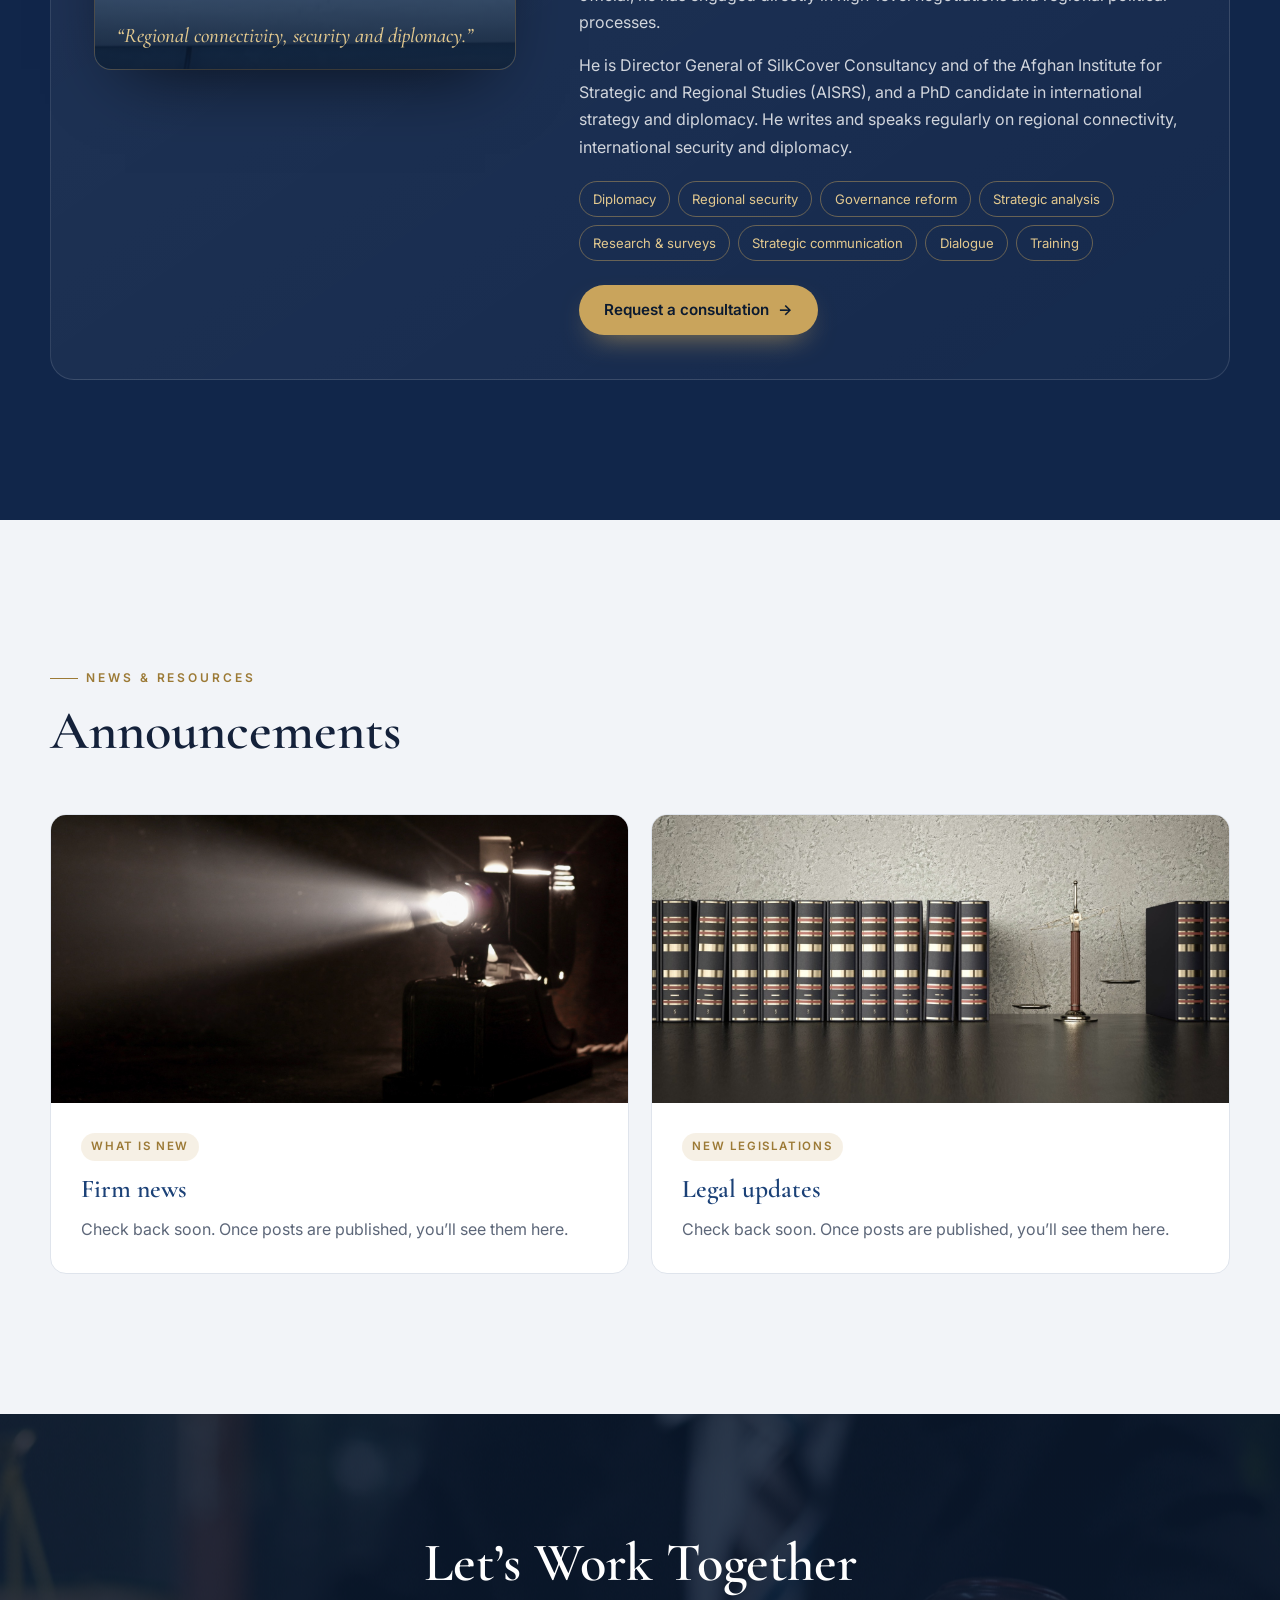
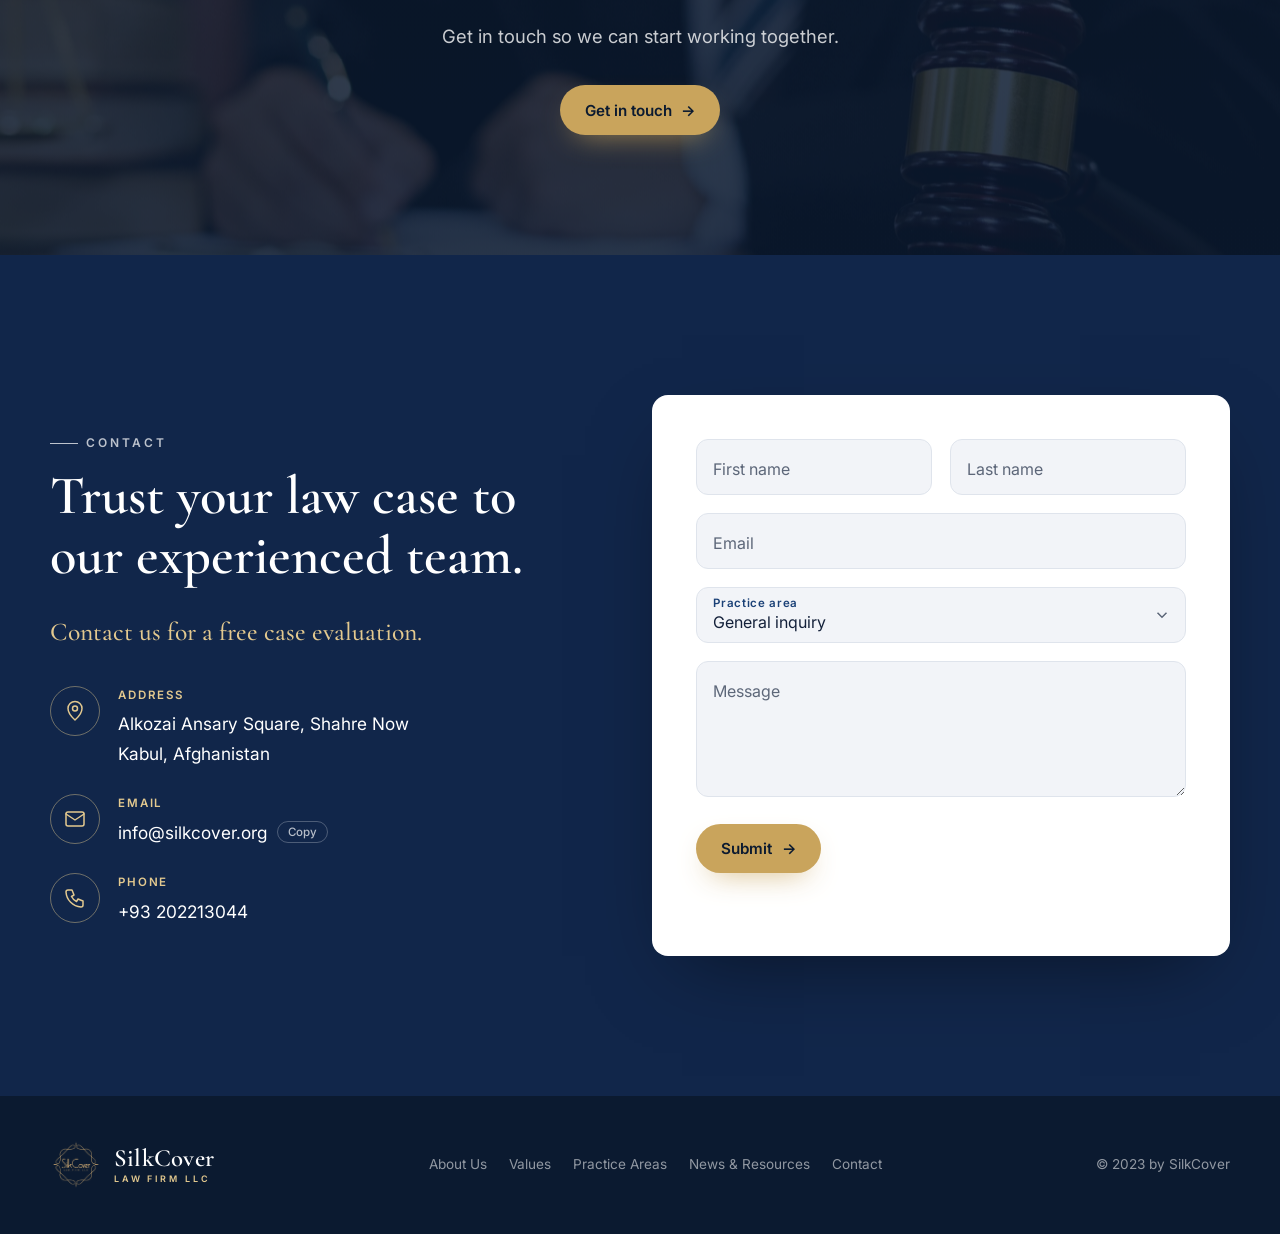
<file: Silkcover/index.html>
<!doctype html>
<html lang="en">
<head>
  <meta charset="utf-8">
  <meta name="viewport" content="width=device-width, initial-scale=1">
  <title>SilkCover Law Firm | Partnering for Success | Kabul, Afghanistan</title>
  <meta name="description" content="SilkCover Law Firm LLC, established in 2015 in Kabul, Afghanistan: public-private partnership, natural resources and energy, criminal law and litigation, taxation, corporate, sport, and consultancy and training services.">
  <link rel="icon" href="assets/logo-navy.jpg">
  <link rel="preconnect" href="https://fonts.googleapis.com">
  <link rel="preconnect" href="https://fonts.gstatic.com" crossorigin>
  <link href="https://fonts.googleapis.com/css2?family=Cormorant+Garamond:ital,wght@0,500;0,600;0,700;1,500&family=Inter:wght@400;500;600&display=swap" rel="stylesheet">
  <link rel="stylesheet" href="styles.css">
</head>
<body>

<!-- ============ Top bar ============ -->
<div class="topbar">
  <div class="wrap topbar__inner">
    <span>Alkozai Ansary Square, Shahre Now, Kabul</span>
    <span class="topbar__links">
      <a href="mailto:info@silkcover.org">info@silkcover.org</a>
      <a href="tel:+93202213044" class="topbar__call"><span class="pulse"></span>+93 202213044</a>
    </span>
  </div>
</div>

<!-- ============ Navigation ============ -->
<header class="nav" id="nav">
  <div class="wrap nav__inner">
    <a href="#home" class="brand" aria-label="SilkCover home">
      <img src="assets/logo-line.png" alt="" width="456" height="446">
      <span class="brand__text">SilkCover<small>Law Firm LLC</small></span>
    </a>
    <nav class="nav__links" id="navLinks" aria-label="Main">
      <a href="#home">Home</a>
      <a href="#about">About Us</a>
      <a href="#values">Values</a>
      <a href="#practice">Practice Areas</a>
      <a href="#consultants">Lead Consultants</a>
      <a href="#news">News &amp; Resources</a>
      <a href="#contact" class="nav__cta">Contact</a>
    </nav>
    <button class="nav__toggle" id="navToggle" aria-label="Open menu" aria-expanded="false" aria-controls="navLinks">
      <span></span><span></span><span></span>
    </button>
  </div>
  <div class="progress" id="progress"></div>
</header>

<main>

<!-- ============ Hero ============ -->
<section class="hero" id="home">
  <div class="hero__bg" aria-hidden="true"></div>
  <div class="wrap hero__inner">
    <div class="hero__copy">
      <p class="eyebrow reveal">SilkCover Law Firm LLC · Kabul</p>
      <h1 class="hero__title reveal">Partnering<br><em>for Success</em></h1>
      <p class="hero__lead reveal">A licensed legal firm in Afghanistan since 2015, safeguarding our clients' rights and cultivating a secure business environment.</p>
      <div class="hero__actions reveal">
        <a href="#practice" class="btn btn--gold">Our practice areas <span aria-hidden="true">→</span></a>
        <a href="#contact" class="btn btn--ghost">Free case evaluation</a>
      </div>
    </div>
    <div class="hero__seal" aria-hidden="true">
      <img src="assets/logo-line.png" alt="" width="456" height="446">
    </div>
  </div>
  <dl class="wrap stats reveal">
    <div><dt><span data-count="2015">2015</span></dt><dd>Established</dd></div>
    <div><dt><span data-count="7">7</span></dt><dd>Practice areas</dd></div>
    <div><dt>Licensed</dt><dd>Through government changes</dd></div>
  </dl>
</section>

<!-- ============ Philosophy ============ -->
<section class="section" id="philosophy">
  <div class="wrap split">
    <figure class="photo reveal">
      <img src="assets/gavel-writing.jpg" alt="A lawyer writing beside a gavel" loading="lazy" width="1900" height="1267">
      <figcaption>“Partnering for Success”</figcaption>
    </figure>
    <div class="split__body">
      <p class="eyebrow reveal">Our Philosophy</p>
      <h2 class="reveal">More than legal services</h2>
      <p class="reveal lead">SilkCover believes in more than just providing legal services; we create a conducive environment for protection.</p>
      <p class="reveal">With a team of seasoned legal experts, we aim to be the trusted partner for our clients, ensuring their rights, privacy, and business ventures are secure. Our diverse network and resources signify our commitment to a thriving business fraternity in Afghanistan. Our guiding philosophy, "Partnering for Success," encapsulates our dedication to collaborative and prosperous relationships.</p>
      <div class="chips reveal" aria-label="Practice areas">
        <a href="#practice" data-area="ppp">Public-Private Partnership</a>
        <a href="#practice" data-area="energy">Natural Resources &amp; Energy</a>
        <a href="#practice" data-area="criminal">Criminal Law &amp; Litigation</a>
        <a href="#practice" data-area="training">Consultancy &amp; Trainings</a>
        <a href="#practice" class="chips__all">All practice areas →</a>
      </div>
    </div>
  </div>
</section>

<!-- ============ About ============ -->
<section class="section section--navy" id="about">
  <div class="wrap">
    <div class="about">
      <div class="about__text">
        <p class="eyebrow reveal">About Us</p>
        <h2 class="reveal">Established in 2015</h2>
        <p class="reveal">Established in 2015, SilkCover stands as a prominent legal firm in Afghanistan, committed to delivering exceptional legal services. From our inception, we've dedicated ourselves to safeguarding our clients' rights and cultivating a secure business environment amid the dynamic landscape of Afghanistan. Operating seamlessly through government changes, SilkCover proudly holds a license, a testament to our unwavering commitment to legal excellence. Our guiding principle is "Partnering for Success," reflecting our dedication to collaborative success with our clients.</p>
      </div>
      <figure class="about__photo reveal">
        <img src="assets/lawyer-books.jpg" alt="A lawyer reading in a law library" loading="lazy" width="1900" height="1267">
      </figure>
    </div>

    <div class="mv" id="vision">
      <article class="mv__card reveal">
        <span class="mv__icon" aria-hidden="true"><svg viewBox="0 0 24 24"><path d="M12 3 3 8l9 5 9-5-9-5Z"/><path d="M5 10v6l7 4 7-4v-6"/></svg></span>
        <h3>Mission</h3>
        <p>To be the cornerstone of legal excellence in Afghanistan, safeguarding the rights of our clients and contributing to the growth and stability of the business environment.</p>
      </article>
      <article class="mv__card reveal">
        <span class="mv__icon" aria-hidden="true"><svg viewBox="0 0 24 24"><path d="M2 12s3.6-7 10-7 10 7 10 7-3.6 7-10 7S2 12 2 12Z"/><circle cx="12" cy="12" r="3"/></svg></span>
        <h3>Vision</h3>
        <p>To transform Afghanistan into a safe haven for investors by offering innovative legal solutions, building enduring partnerships, and navigating legal complexities with integrity.</p>
      </article>
    </div>
  </div>
</section>

<!-- ============ Values ============ -->
<section class="section section--mist" id="values">
  <div class="wrap">
    <header class="section__head">
      <p class="eyebrow reveal">Values</p>
      <h2 class="reveal">What we stand for</h2>
    </header>
    <div class="values">
      <article class="value reveal" tabindex="0">
        <span class="value__num">01</span>
        <h3>Integrity</h3>
        <p>Upholding the highest ethical standards, we prioritize transparency, honesty, and ethical conduct in all our endeavors.</p>
      </article>
      <article class="value reveal" tabindex="0">
        <span class="value__num">02</span>
        <h3>Client-Centric Approach</h3>
        <p>Placing our clients at the heart of our practice, we are committed to understanding their unique needs, providing personalized solutions, and building lasting relationships based on trust.</p>
      </article>
      <article class="value reveal" tabindex="0">
        <span class="value__num">03</span>
        <h3>Expertise and Excellence</h3>
        <p>Striving for excellence, we pride ourselves on our legal expertise, ensuring our clients receive unparalleled legal services.</p>
      </article>
      <article class="value reveal" tabindex="0">
        <span class="value__num">04</span>
        <h3>Innovation</h3>
        <p>Embracing innovation in the legal domain, we stay ahead of the curve to provide cutting-edge solutions and adapt to the evolving legal landscape.</p>
      </article>
      <article class="value reveal" tabindex="0">
        <span class="value__num">05</span>
        <h3>Commitment to Safeguarding</h3>
        <p>Our unwavering commitment is to safeguard the interests of our clients, fostering a secure and thriving business environment.</p>
      </article>
      <article class="value reveal" tabindex="0">
        <span class="value__num">06</span>
        <h3>Reliability</h3>
        <p>SilkCover is synonymous with reliability. Clients can count on us to navigate complex legal issues with competence and dependability.</p>
      </article>
      <article class="value reveal" tabindex="0">
        <span class="value__num">07</span>
        <h3>Collaborative Spirit</h3>
        <p>We foster a collaborative spirit within our team and with our clients, harnessing collective expertise to achieve optimal legal outcomes.</p>
      </article>
      <article class="value reveal" tabindex="0">
        <span class="value__num">08</span>
        <h3>Adaptability</h3>
        <p>Operating in a dynamic legal landscape, we embrace adaptability, ensuring our clients receive timely and relevant legal solutions.</p>
      </article>
      <article class="value reveal" tabindex="0">
        <span class="value__num">09</span>
        <h3>Social Corporate Responsibility</h3>
        <p>Beyond legal practice, SilkCover actively engages in initiatives contributing to the well-being and development of the communities we serve. We are committed to social responsibility, supporting causes that make a positive impact on society.</p>
      </article>
    </div>
  </div>
</section>

<!-- ============ Practice areas ============ -->
<section class="section" id="practice">
  <div class="wrap">
    <header class="section__head">
      <p class="eyebrow reveal">Practice Areas</p>
      <h2 class="reveal">How we can help</h2>
    </header>

    <div class="tabs reveal">
      <div class="tabs__list" role="tablist" aria-label="Practice areas">
        <button role="tab" id="tab-ppp" aria-controls="panel-ppp" aria-selected="true"><i>01</i>Public-Private Partnership</button>
        <button role="tab" id="tab-energy" aria-controls="panel-energy" aria-selected="false" tabindex="-1"><i>02</i>Natural Resources &amp; Energy</button>
        <button role="tab" id="tab-criminal" aria-controls="panel-criminal" aria-selected="false" tabindex="-1"><i>03</i>Criminal Law &amp; Litigation</button>
        <button role="tab" id="tab-tax" aria-controls="panel-tax" aria-selected="false" tabindex="-1"><i>04</i>Taxation</button>
        <button role="tab" id="tab-corporate" aria-controls="panel-corporate" aria-selected="false" tabindex="-1"><i>05</i>Corporate</button>
        <button role="tab" id="tab-sport" aria-controls="panel-sport" aria-selected="false" tabindex="-1"><i>06</i>Sport</button>
        <button role="tab" id="tab-training" aria-controls="panel-training" aria-selected="false" tabindex="-1"><i>07</i>Consultancy &amp; Training</button>
      </div>

      <div class="tabs__panels">

        <div role="tabpanel" id="panel-ppp" aria-labelledby="tab-ppp" class="panel">
          <header class="panel__head">
            <span class="panel__icon" aria-hidden="true"><svg viewBox="0 0 24 24"><path d="M8 13 5.5 10.5a2 2 0 0 1 0-3L8 5l4 4 4-4 2.5 2.5a2 2 0 0 1 0 3L12 17Z"/><path d="m3 21 4-4M21 21l-4-4"/></svg></span>
            <h3>Public-Private Partnership (PPP)</h3>
          </header>
          <div class="subs">
            <section class="sub">
              <h4>Expertise and Reliability</h4>
              <ul>
                <li>Conducting legal due diligence for PPP projects.</li>
                <li>Drafting and negotiating PPP agreements to ensure clarity on roles, responsibilities, and risk allocation.</li>
                <li>Advising on regulatory compliance and navigating legal requirements associated with PPP initiatives.</li>
              </ul>
            </section>
            <section class="sub">
              <h4>Collaborative Solutions</h4>
              <ul>
                <li>Facilitating the negotiation and drafting of project agreements between public and private entities.</li>
                <li>Providing legal guidance on structuring equitable partnerships and addressing issues related to profit-sharing, risk mitigation, and dispute resolution.</li>
                <li>Drafting joint venture agreements, consortium agreements, and other collaborative arrangements.</li>
              </ul>
            </section>
            <section class="sub">
              <h4>Regulatory Compliance</h4>
              <ul>
                <li>Monitoring and advising on changes in PPP regulations at the national and local levels.</li>
                <li>Assisting clients in obtaining necessary permits and approvals for PPP projects.</li>
                <li>Representing clients in negotiations with regulatory authorities to ensure compliance.</li>
              </ul>
            </section>
          </div>
        </div>

        <div role="tabpanel" id="panel-energy" aria-labelledby="tab-energy" class="panel" hidden>
          <header class="panel__head">
            <span class="panel__icon" aria-hidden="true"><svg viewBox="0 0 24 24"><path d="M13 2 4 14h7l-1 8 9-12h-7l1-8Z"/></svg></span>
            <h3>Natural Resources and Energy</h3>
          </header>
          <p class="panel__intro">At SilkCover, we take pride in our extensive experience in managing legal affairs related to natural resources and energy. As a leading legal firm, we are currently engaged with a diverse clientele, both national and international, providing unparalleled legal expertise in navigating the complexities of the natural resources and energy sectors. Our services are but not limited to:</p>
          <div class="subs">
            <section class="sub">
              <h4>Legal Protection Across Sectors</h4>
              <ul>
                <li>Drafting and reviewing legal documents related to the exploration and extraction of natural resources.</li>
                <li>Advising on compliance with environmental and natural resource laws.</li>
                <li>Representing clients in legal disputes related to natural resource and energy projects.</li>
              </ul>
            </section>
            <section class="sub">
              <h4>International Collaboration</h4>
              <ul>
                <li>Drafting international collaboration agreements, joint venture agreements, and international financing agreements.</li>
                <li>Advising on cross-border legal considerations related to natural resource and energy projects.</li>
                <li>Assisting clients in navigating legal frameworks for international investments in the natural resources sector.</li>
              </ul>
            </section>
            <section class="sub">
              <h4>Regulatory Navigation</h4>
              <ul>
                <li>Conducting legal audits to ensure compliance with regulatory requirements.</li>
                <li>Advising on regulatory approvals required for natural resource and energy projects.</li>
                <li>Representing clients in legal proceedings related to regulatory disputes.</li>
              </ul>
            </section>
          </div>
        </div>

        <div role="tabpanel" id="panel-criminal" aria-labelledby="tab-criminal" class="panel" hidden>
          <header class="panel__head">
            <span class="panel__icon" aria-hidden="true"><svg viewBox="0 0 24 24"><path d="m14 4 6 6M11 7l6 6M12.5 5.5l-6 6 6 6 6-6M8.5 13.5 3 19l2 2 5.5-5.5"/></svg></span>
            <h3>Criminal Law and Litigation</h3>
          </header>
          <div class="subs">
            <section class="sub">
              <h4>Defense Representation</h4>
              <ul>
                <li>SilkCover Legal provides robust defense representation in criminal matters.</li>
                <li>Our experienced legal team diligently protects the rights of clients facing criminal charges.</li>
                <li>Employing strategic legal arguments and challenging evidence to secure the best possible outcomes.</li>
              </ul>
            </section>
            <section class="sub">
              <h4>Legal Consultation</h4>
              <ul>
                <li>We offer comprehensive legal consultation services in criminal law.</li>
                <li>Providing clients with expert advice on legal issues, potential liabilities, and strategies to navigate the complexities of criminal proceedings.</li>
                <li>Our consultations aim to empower clients with a thorough understanding of their legal standing.</li>
              </ul>
            </section>
            <section class="sub">
              <h4>Case Analysis and Strategy</h4>
              <ul>
                <li>SilkCover Legal conducts meticulous case analyses to formulate effective legal strategies.</li>
                <li>Our experts assess evidence, identify legal precedents, and develop strategic approaches tailored to each client's specific situation.</li>
                <li>Ensuring a robust defense or prosecution strategy.</li>
              </ul>
            </section>
            <section class="sub">
              <h4>Plea Bargaining</h4>
              <ul>
                <li>Our legal professionals are adept at negotiating plea bargains.</li>
                <li>Seeking favorable terms for clients facing criminal charges.</li>
                <li>Leveraging negotiation skills to secure agreements that mitigate potential consequences.</li>
              </ul>
            </section>
            <section class="sub">
              <h4>Legal Representation in Investigations</h4>
              <ul>
                <li>SilkCover Legal provides representation during criminal investigations.</li>
                <li>Ensuring that clients' rights are protected from the outset.</li>
                <li>Proactively working to prevent unwarranted charges and collaborating with investigative authorities to achieve fair and just outcomes.</li>
              </ul>
            </section>
            <section class="sub">
              <h4>Appeals and Post-Conviction Relief</h4>
              <ul>
                <li>In cases of adverse verdicts, SilkCover Legal handles appeals and post-conviction relief proceedings.</li>
                <li>Our legal team meticulously reviews trial records, identifies legal errors, and presents compelling arguments to appellate courts.</li>
                <li>Aiming for case reversals or mitigated sentences.</li>
              </ul>
            </section>
            <section class="sub">
              <h4>Civil Litigation</h4>
              <ul>
                <li>SilkCover Legal specializes in civil litigation, representing clients in a wide range of disputes.</li>
                <li>Including contract disputes, tort claims, and property disputes.</li>
                <li>Our litigation experts employ strategic approaches to resolve conflicts through negotiation, mediation, or trial.</li>
              </ul>
            </section>
            <section class="sub">
              <h4>Commercial Litigation</h4>
              <ul>
                <li>For businesses facing legal disputes, our commercial litigation services cover contractual disputes, business torts, and other commercial conflicts.</li>
                <li>SilkCover Legal aims to protect our clients' commercial interests through effective and strategic litigation.</li>
              </ul>
            </section>
            <section class="sub">
              <h4>Alternative Dispute Resolution (ADR)</h4>
              <ul>
                <li>Recognizing the importance of alternative dispute resolution methods, we offer ADR services such as mediation and arbitration.</li>
                <li>Our legal experts facilitate fair and efficient resolutions outside the courtroom, promoting cost-effective and timely solutions.</li>
              </ul>
            </section>
            <section class="sub">
              <h4>Employment Litigation</h4>
              <ul>
                <li>SilkCover Legal handles employment litigation matters, representing both employers and employees in disputes related to wrongful termination, discrimination, harassment, and contractual issues.</li>
                <li>Our legal team works to secure favorable resolutions and protect the rights of our clients.</li>
              </ul>
            </section>
            <section class="sub sub--wide">
              <h4>Administrative Proceedings</h4>
              <ul>
                <li>Navigating administrative proceedings can be complex, but SilkCover Legal is well-versed in representing clients in hearings and appeals before administrative bodies.</li>
              </ul>
            </section>
          </div>
        </div>

        <div role="tabpanel" id="panel-tax" aria-labelledby="tab-tax" class="panel" hidden>
          <header class="panel__head">
            <span class="panel__icon" aria-hidden="true"><svg viewBox="0 0 24 24"><rect x="4" y="3" width="16" height="18" rx="2"/><path d="M8 7h8M8 11h2M14 11h2M8 15h2M14 15h2"/></svg></span>
            <h3>Taxation</h3>
          </header>
          <div class="subs">
            <section class="sub">
              <h4>Expert Tax Consultancy</h4>
              <ul>
                <li>Providing legal advice on salary taxation, income taxation, and business taxation.</li>
                <li>Assisting with tax planning and compliance.</li>
                <li>Representing clients in tax dispute resolution proceedings.</li>
              </ul>
            </section>
            <section class="sub">
              <h4>NGO Tax Compliance</h4>
              <ul>
                <li>Advising non-governmental organizations (NGOs) on tax compliance.</li>
                <li>Assisting NGOs in obtaining tax-exempt status.</li>
                <li>Representing NGOs in tax-related legal matters.</li>
              </ul>
            </section>
            <section class="sub">
              <h4>Comprehensive Services</h4>
              <ul>
                <li>Offering comprehensive taxation services, including tax planning, compliance, and reporting.</li>
                <li>Staying updated on changes in tax laws and advising clients on potential impacts.</li>
                <li>Representing clients in legal proceedings related to taxation issues.</li>
              </ul>
            </section>
          </div>
        </div>

        <div role="tabpanel" id="panel-corporate" aria-labelledby="tab-corporate" class="panel" hidden>
          <header class="panel__head">
            <span class="panel__icon" aria-hidden="true"><svg viewBox="0 0 24 24"><rect x="3" y="7" width="18" height="13" rx="2"/><path d="M9 7V5a2 2 0 0 1 2-2h2a2 2 0 0 1 2 2v2M3 13h18"/></svg></span>
            <h3>Corporate</h3>
          </header>
          <p class="panel__intro">Contracts, Mergers, Business Law</p>
          <div class="subs">
            <section class="sub">
              <h4>Tailored Legal Support</h4>
              <ul>
                <li>Drafting and reviewing corporate contracts, including shareholder agreements and partnership agreements.</li>
                <li>Providing legal counsel on corporate governance matters.</li>
                <li>Assisting with the establishment and dissolution of corporate entities.</li>
              </ul>
            </section>
            <section class="sub">
              <h4>Corporate Governance</h4>
              <ul>
                <li>Conducting corporate governance audits and implementing best practices.</li>
                <li>Advising on compliance with corporate laws and regulations.</li>
                <li>Representing clients in legal disputes related to corporate governance issues.</li>
              </ul>
            </section>
            <section class="sub">
              <h4>Mergers and Acquisitions</h4>
              <ul>
                <li>Conducting legal due diligence for mergers and acquisitions.</li>
                <li>Drafting and negotiating acquisition agreements.</li>
                <li>Assisting with the legal aspects of corporate restructuring and mergers.</li>
              </ul>
            </section>
          </div>
        </div>

        <div role="tabpanel" id="panel-sport" aria-labelledby="tab-sport" class="panel" hidden>
          <header class="panel__head">
            <span class="panel__icon" aria-hidden="true"><svg viewBox="0 0 24 24"><path d="M8 21h8M12 17v4M7 4h10v5a5 5 0 0 1-10 0V4Z"/><path d="M7 6H4v2a3 3 0 0 0 3 3M17 6h3v2a3 3 0 0 1-3 3"/></svg></span>
            <h3>Sport</h3>
          </header>
          <p class="panel__intro">SilkCover excels in sports law, providing legal counsel for sports institutions, representing athletes, and advising on event management. Our expertise spans governance, contracts, and compliance, ensuring top-notch legal support for the sports industry. Our services include:</p>
          <div class="subs">
            <section class="sub">
              <h4>Institutional Guidance</h4>
              <ul>
                <li>Offering legal counsel to sports institutions on governance, compliance, and regulatory matters.</li>
                <li>Assisting sports organizations in drafting and implementing policies and procedures.</li>
                <li>Representing sports institutions in legal proceedings, including disciplinary hearings.</li>
              </ul>
            </section>
            <section class="sub">
              <h4>Legal Support for Athletes</h4>
              <ul>
                <li>Negotiating and drafting contracts for athletes, including sponsorship agreements, endorsement deals, and player contracts.</li>
                <li>Providing legal representation in sports-related disputes and disciplinary matters.</li>
                <li>Advising athletes on image rights protection and intellectual property issues.</li>
              </ul>
            </section>
            <section class="sub">
              <h4>Event Management Legalities</h4>
              <ul>
                <li>Advising on legal aspects of organizing sports events, including venue agreements, sponsorship negotiations, and risk management.</li>
                <li>Assisting with compliance related to event licensing and permits.</li>
                <li>Representing event organizers in legal disputes arising from sports events.</li>
              </ul>
            </section>
          </div>
        </div>

        <div role="tabpanel" id="panel-training" aria-labelledby="tab-training" class="panel" hidden>
          <header class="panel__head">
            <span class="panel__icon" aria-hidden="true"><svg viewBox="0 0 24 24"><path d="M3 5h18v11H3zM8 21h8M12 16v5"/><path d="m7 12 3-3 2 2 4-4"/></svg></span>
            <h3>Consultancy and Training Services</h3>
          </header>
          <div class="subs">
            <section class="sub">
              <h4>Official and Customary Law Training</h4>
              <ul>
                <li>Developing and delivering legal training programs in official and customary law.</li>
                <li>Offering legal workshops and seminars on various legal domains.</li>
                <li>Providing tailored legal education programs for specific sectors.</li>
              </ul>
            </section>
            <section class="sub">
              <h4>Sector-Specific Consultancy</h4>
              <ul>
                <li>Offering expert legal consultancy services in criminal law, civil law, taxation law, and other legal domains.</li>
                <li>Providing sector-specific legal advice to address unique challenges and opportunities.</li>
                <li>Assisting clients in developing and implementing legal strategies for their respective sectors.</li>
              </ul>
            </section>
            <section class="sub">
              <h4>Legal Workshops</h4>
              <ul>
                <li>Organizing legal workshops on emerging legal trends and compliance requirements.</li>
                <li>Facilitating interactive training sessions on practical legal skills.</li>
                <li>Providing ongoing legal education through workshops and seminars.</li>
              </ul>
            </section>
          </div>
        </div>

      </div>
    </div>
  </div>
</section>

<!-- ============ Lead Consultants ============ -->
<section class="section section--navy" id="consultants">
  <div class="wrap">
    <header class="section__head">
      <p class="eyebrow reveal">Lead Consultants</p>
      <h2 class="reveal">The people leading your work</h2>
      <p class="reveal lc-intro">Senior advisers with first-hand experience of diplomacy, government and institutional reform.</p>
    </header>

    <article class="lc reveal" aria-labelledby="lc-atif-name">
      <figure class="lc__photo" data-tilt>
        <img src="assets/atif-mashal.jpg" alt="Shukrullah Atif Mashal speaking at a dialogue meeting" loading="lazy" width="1080" height="720">
        <span class="lc__badge">Lead Consultant</span>
        <figcaption class="lc__quote">“Regional connectivity, security and diplomacy.”</figcaption>
      </figure>

      <div class="lc__body">
        <p class="lc__role">Director General, SilkCover Consultancy</p>
        <h3 class="lc__name" id="lc-atif-name">Shukrullah Atif Mashal</h3>
        <p class="lc__tagline">Former Ambassador of Afghanistan to Pakistan · Diplomat, policy strategist and institutional leader</p>

        <ul class="lc__facts" aria-label="Key facts">
          <li><strong>Ambassador</strong><span>to Pakistan, 2018–2020</span></li>
          <li><strong>PhD candidate</strong><span>international strategy</span></li>
          <li><strong>Oxford · LSE</strong><span>diplomacy &amp; strategy</span></li>
        </ul>

        <div class="lc__tabs" role="tablist" aria-label="About Atif Mashal">
          <button role="tab" id="lc-tab-profile" aria-controls="lc-panel-profile" aria-selected="true">Profile</button>
          <button role="tab" id="lc-tab-experience" aria-controls="lc-panel-experience" aria-selected="false" tabindex="-1">Experience</button>
          <button role="tab" id="lc-tab-education" aria-controls="lc-panel-education" aria-selected="false" tabindex="-1">Education</button>
          <span class="lc__ink" aria-hidden="true"></span>
        </div>

        <div class="lc__panel" role="tabpanel" id="lc-panel-profile" aria-labelledby="lc-tab-profile" tabindex="0">
          <p>Senior diplomat, policy strategist and institutional leader with extensive experience in international diplomacy, regional security dialogue and governance reform. A former Ambassador of Afghanistan to Pakistan and senior presidential official, he has engaged directly in high-level negotiations and regional political processes.</p>
          <p>He is Director General of SilkCover Consultancy and of the Afghan Institute for Strategic and Regional Studies (AISRS), and a PhD candidate in international strategy and diplomacy. He writes and speaks regularly on regional connectivity, international security and diplomacy.</p>
          <ul class="lc__tags" aria-label="Areas of expertise">
            <li>Diplomacy</li><li>Regional security</li><li>Governance reform</li><li>Strategic analysis</li><li>Research &amp; surveys</li><li>Strategic communication</li><li>Dialogue</li><li>Training</li>
          </ul>
        </div>

        <div class="lc__panel" role="tabpanel" id="lc-panel-experience" aria-labelledby="lc-tab-experience" tabindex="0" hidden>
          <ol class="timeline">
            <li>
              <span class="timeline__when">Present</span>
              <h4>Director General, SilkCover Consultancy</h4>
              <p>Leads consultancy services in research, surveys, assessments, strategic analysis, institutional reform, training, AI services, strategic communication and dialogue.</p>
            </li>
            <li>
              <span class="timeline__when">2021 – Present</span>
              <h4>Director General, Afghan Institute for Strategic and Regional Studies</h4>
              <p>Leads policy research and strategic dialogue on regional cooperation and security, engaging international policymakers, think tanks and diplomats.</p>
            </li>
            <li>
              <span class="timeline__when">2018 – 2020</span>
              <h4>Ambassador of Afghanistan to Pakistan</h4>
              <p>Managed one of Afghanistan’s most critical diplomatic missions and engaged directly in peace negotiations and high-level bilateral diplomacy.</p>
            </li>
            <li>
              <span class="timeline__when">2016 – 2018</span>
              <h4>Chairman, Afghanistan Cricket Board</h4>
              <p>Oversaw institutional reforms and the international expansion of Afghan cricket, strengthening governance and sporting partnerships.</p>
            </li>
            <li>
              <span class="timeline__when">2015 – 2016</span>
              <h4>Director of International Relations, Administrative Office of the President</h4>
              <p>Coordinated presidential international engagements and diplomatic initiatives.</p>
            </li>
            <li>
              <span class="timeline__when">2014 – 2015</span>
              <h4>Director of Program Planning, Administrative Office of the President</h4>
            </li>
            <li>
              <span class="timeline__when">2013</span>
              <h4>Senior Communications Advisor, American University of Afghanistan</h4>
            </li>
          </ol>
        </div>

        <div class="lc__panel" role="tabpanel" id="lc-panel-education" aria-labelledby="lc-tab-education" tabindex="0" hidden>
          <ul class="edu">
            <li><span class="edu__mark" aria-hidden="true">PhD</span><div><h4>PhD candidate</h4><p>International strategy and diplomacy</p></div></li>
            <li><span class="edu__mark" aria-hidden="true">MDS</span><div><h4>Master of Diplomatic Studies</h4><p>University of Oxford, United Kingdom</p></div></li>
            <li><span class="edu__mark" aria-hidden="true">MSc</span><div><h4>MSc International Strategy and Diplomacy</h4><p>London School of Economics and Political Science, 2021–2023</p></div></li>
            <li><span class="edu__mark" aria-hidden="true">BA</span><div><h4>BA Political Science &amp; Public Administration</h4><p>American University of Afghanistan</p></div></li>
            <li><span class="edu__mark" aria-hidden="true">Cert</span><div><h4>Certificate in Legal Studies</h4><p>American University of Afghanistan</p></div></li>
          </ul>
        </div>

        <a href="#contact" class="btn btn--gold lc__cta">Request a consultation <span aria-hidden="true">→</span></a>
      </div>
    </article>
  </div>
</section>

<!-- ============ News & Resources ============ -->
<section class="section section--mist" id="news">
  <div class="wrap">
    <header class="section__head">
      <p class="eyebrow reveal">News &amp; Resources</p>
      <h2 class="reveal">Announcements</h2>
    </header>
    <div class="news">
      <article class="news__card reveal">
        <img src="assets/projector.jpg" alt="" loading="lazy" width="1900" height="1267">
        <div class="news__body">
          <span class="news__tag">What is new</span>
          <h3>Firm news</h3>
          <p>Check back soon. Once posts are published, you’ll see them here.</p>
        </div>
      </article>
      <article class="news__card reveal">
        <img src="assets/hero-library.jpg" alt="" loading="lazy" width="1900" height="843">
        <div class="news__body">
          <span class="news__tag">New legislations</span>
          <h3>Legal updates</h3>
          <p>Check back soon. Once posts are published, you’ll see them here.</p>
        </div>
      </article>
    </div>
  </div>
</section>

<!-- ============ CTA band ============ -->
<section class="cta">
  <div class="cta__bg" aria-hidden="true"></div>
  <div class="wrap cta__inner reveal">
    <h2>Let’s Work Together</h2>
    <p>Get in touch so we can start working together.</p>
    <a href="#contact" class="btn btn--gold">Get in touch <span aria-hidden="true">→</span></a>
  </div>
</section>

<!-- ============ Contact ============ -->
<section class="section section--navy" id="contact">
  <div class="wrap split">
    <div class="split__body">
      <p class="eyebrow reveal">Contact</p>
      <h2 class="reveal">Trust your law case to our experienced team.</h2>
      <p class="reveal lead">Contact us for a free case evaluation.</p>
      <ul class="contact-list reveal">
        <li>
          <span class="ci" aria-hidden="true"><svg viewBox="0 0 24 24"><path d="M12 21s-7-6.2-7-11.5A7 7 0 0 1 19 9.5C19 14.8 12 21 12 21Z"/><circle cx="12" cy="9.5" r="2.5"/></svg></span>
          <div><small>Address</small><a href="https://www.google.com/maps/search/?api=1&query=Ansari+Square+Shahr-e+Naw+Kabul" target="_blank" rel="noopener">Alkozai Ansary Square, Shahre Now<br>Kabul, Afghanistan</a></div>
        </li>
        <li>
          <span class="ci" aria-hidden="true"><svg viewBox="0 0 24 24"><rect x="3" y="5" width="18" height="14" rx="2"/><path d="m3 7 9 6 9-6"/></svg></span>
          <div><small>Email</small><span class="email-row"><a href="mailto:info@silkcover.org">info@silkcover.org</a><button class="copy" data-copy="info@silkcover.org" type="button">Copy</button></span></div>
        </li>
        <li>
          <span class="ci" aria-hidden="true"><svg viewBox="0 0 24 24"><path d="M5 4h4l2 5-2.5 1.5a11 11 0 0 0 5 5L15 13l5 2v4a2 2 0 0 1-2 2A16 16 0 0 1 3 6a2 2 0 0 1 2-2Z"/></svg></span>
          <div><small>Phone</small><a href="tel:+93202213044">+93 202213044</a></div>
        </li>
      </ul>
    </div>

    <form class="card form reveal" data-subject="Case evaluation request from website" novalidate>
      <input type="text" name="_honey" class="hp" tabindex="-1" autocomplete="off" aria-hidden="true">
      <div class="form__row">
        <div class="field"><input id="c-first" name="First name" required placeholder=" "><label for="c-first">First name</label></div>
        <div class="field"><input id="c-last" name="Last name" placeholder=" "><label for="c-last">Last name</label></div>
      </div>
      <div class="field"><input id="c-email" name="Email" type="email" required placeholder=" "><label for="c-email">Email</label></div>
      <div class="field">
        <select id="c-area" name="Practice area">
          <option>General inquiry</option>
          <option>Public-Private Partnership</option>
          <option>Natural Resources &amp; Energy</option>
          <option>Criminal Law &amp; Litigation</option>
          <option>Taxation</option>
          <option>Corporate</option>
          <option>Sport</option>
          <option>Consultancy &amp; Training</option>
        </select>
        <label for="c-area" class="is-static">Practice area</label>
      </div>
      <div class="field"><textarea id="c-msg" name="Message" rows="5" required placeholder=" "></textarea><label for="c-msg">Message</label></div>
      <button class="btn btn--gold" type="submit">Submit <span aria-hidden="true">→</span></button>
      <p class="form__status" role="status"></p>
    </form>
  </div>
</section>

</main>

<footer class="footer">
  <div class="wrap footer__inner">
    <a href="#home" class="brand brand--footer">
      <img src="assets/logo-line.png" alt="" width="456" height="446">
      <span class="brand__text">SilkCover<small>Law Firm LLC</small></span>
    </a>
    <nav class="footer__links" aria-label="Footer">
      <a href="#about">About Us</a><a href="#values">Values</a><a href="#practice">Practice Areas</a><a href="#news">News &amp; Resources</a><a href="#contact">Contact</a>
    </nav>
    <p>© 2023 by SilkCover</p>
  </div>
</footer>

<a href="#home" class="to-top" id="toTop" aria-label="Back to top">↑</a>

<script src="script.js"></script>
</body>
</html>
</file>
<file: styles.css>
/* ===== Tokens ===== */
:root {
  --navy-900: #0b1a30;
  --navy-800: #11264a;
  --navy: #1b4177;
  --gold: #c9a45c;
  --gold-light: #e3c98f;
  --gold-deep: #9c7a36;
  --ink: #14213a;
  --muted: #5d6779;
  --line: #dfe4ec;
  --mist: #f2f4f8;
  --bg: #fbfbfd;
  --white: #ffffff;
  --serif: "Cormorant Garamond", Georgia, serif;
  --sans: "Inter", system-ui, -apple-system, sans-serif;
  --radius: 16px;
  --shadow: 0 24px 60px -30px rgba(11, 26, 48, .35);
  --ease: cubic-bezier(.2, .7, .2, 1);
}

*, *::before, *::after { box-sizing: border-box; }
html { scroll-behavior: smooth; scroll-padding-top: 80px; }
body {
  margin: 0;
  font: 400 16px/1.7 var(--sans);
  color: var(--ink);
  background: var(--bg);
  -webkit-font-smoothing: antialiased;
  overflow-x: hidden;
}
img { max-width: 100%; height: auto; display: block; }
a { color: inherit; }
h1, h2, h3, h4 { font-family: var(--serif); font-weight: 600; line-height: 1.1; margin: 0 0 .5em; }
h2 { font-size: clamp(2.2rem, 4.5vw, 3.4rem); }
h3 { font-size: 1.6rem; }
p { margin: 0 0 1em; }
.lead { font: 500 clamp(1.3rem, 2.2vw, 1.6rem)/1.4 var(--serif); color: var(--ink) !important; }
.wrap { width: min(1180px, 100% - 32px); margin-inline: auto; }

.eyebrow {
  font: 600 .75rem/1 var(--sans);
  letter-spacing: .24em;
  text-transform: uppercase;
  color: var(--gold-deep);
  margin-bottom: 1.1rem;
  display: inline-flex; align-items: center; gap: .7em;
}
.eyebrow::before { content: ""; width: 28px; height: 1px; background: currentColor; }

/* ===== Buttons ===== */
.btn {
  display: inline-flex; align-items: center; gap: .6em;
  padding: .95em 1.6em; border-radius: 999px;
  font: 600 .95rem var(--sans); text-decoration: none;
  border: 1px solid transparent; cursor: pointer;
  transition: transform .3s var(--ease), background .3s, color .3s, border-color .3s;
}
.btn span { transition: transform .3s var(--ease); }
.btn:hover span { transform: translateX(4px); }
.btn--gold { background: var(--gold); color: var(--navy-900); box-shadow: 0 12px 30px -14px rgba(201, 164, 92, .9); }
.btn--gold:hover { background: var(--gold-light); transform: translateY(-2px); }
.btn--ghost { border-color: rgba(255, 255, 255, .4); color: var(--white); }
.btn--ghost:hover { background: rgba(255, 255, 255, .1); border-color: var(--white); }
.btn:disabled { opacity: .6; cursor: wait; }

/* ===== Top bar & nav ===== */
.topbar { background: var(--navy-900); color: rgba(255, 255, 255, .65); font-size: .8rem; }
.topbar__inner { display: flex; justify-content: space-between; align-items: center; min-height: 38px; gap: 16px; }
.topbar__links { display: flex; gap: 22px; }
.topbar a { text-decoration: none; transition: color .2s; }
.topbar a:hover { color: var(--gold-light); }
.topbar__call { color: var(--gold-light); font-weight: 600; display: inline-flex; align-items: center; gap: 8px; }
.pulse { width: 8px; height: 8px; border-radius: 50%; background: var(--gold); animation: pulse 2s infinite; }
@keyframes pulse { 0% { box-shadow: 0 0 0 0 rgba(201, 164, 92, .7); } 70% { box-shadow: 0 0 0 10px rgba(201, 164, 92, 0); } 100% { box-shadow: 0 0 0 0 rgba(201, 164, 92, 0); } }

.nav {
  position: sticky; top: 0; z-index: 50;
  background: var(--white); /* opaque so the logo's multiply blend hides its white background */
  border-bottom: 1px solid var(--line);
}
.nav__inner { display: flex; align-items: center; justify-content: space-between; height: 76px; }
.brand { display: flex; align-items: center; gap: 12px; text-decoration: none; }
.brand img { width: 52px; mix-blend-mode: multiply; }
.brand__text { display: flex; flex-direction: column; font: 600 1.55rem/1 var(--serif); color: var(--navy); letter-spacing: .01em; }
.brand__text small { font: 600 .56rem/1 var(--sans); letter-spacing: .32em; text-transform: uppercase; color: var(--gold-deep); margin-top: 5px; }

.nav__links { display: flex; align-items: center; gap: 4px; }
.nav__links a {
  position: relative; padding: .5em .85em;
  font-size: .88rem; font-weight: 500; text-decoration: none; color: var(--muted);
  transition: color .2s;
}
.nav__links a::after {
  content: ""; position: absolute; left: .85em; right: .85em; bottom: .2em; height: 1px;
  background: var(--gold); transform: scaleX(0); transform-origin: left; transition: transform .35s var(--ease);
}
.nav__links a:hover, .nav__links a.is-active { color: var(--navy); }
.nav__links a:hover::after, .nav__links a.is-active::after { transform: scaleX(1); }
.nav__links .nav__cta { background: var(--navy); color: var(--white); border-radius: 999px; margin-left: 10px; padding: .55em 1.3em; }
.nav__links .nav__cta::after { display: none; }
.nav__links .nav__cta:hover, .nav__links .nav__cta.is-active { background: var(--navy-800); color: var(--white); }

.nav__toggle { display: none; background: none; border: 0; width: 44px; height: 44px; cursor: pointer; position: relative; }
.nav__toggle span { position: absolute; left: 11px; right: 11px; height: 2px; background: var(--navy); transition: transform .3s, opacity .3s; }
.nav__toggle span:nth-child(1) { top: 15px; }
.nav__toggle span:nth-child(2) { top: 21px; }
.nav__toggle span:nth-child(3) { top: 27px; }
.nav.is-open .nav__toggle span:nth-child(1) { transform: translateY(6px) rotate(45deg); }
.nav.is-open .nav__toggle span:nth-child(2) { opacity: 0; }
.nav.is-open .nav__toggle span:nth-child(3) { transform: translateY(-6px) rotate(-45deg); }

.progress { position: absolute; left: 0; bottom: -1px; height: 2px; width: 100%; background: var(--gold); transform-origin: left; transform: scaleX(0); }

/* ===== Hero ===== */
.hero {
  position: relative; overflow: hidden;
  color: var(--white);
  background: var(--navy-900);
  padding: clamp(80px, 12vw, 150px) 0 0;
}
.hero__bg {
  position: absolute; inset: -8% 0 0;
  background:
    linear-gradient(100deg, rgba(11, 26, 48, .96) 25%, rgba(17, 38, 74, .78) 60%, rgba(27, 65, 119, .55)),
    url("assets/hero-library.jpg") center / cover no-repeat;
  will-change: transform;
}
.hero__inner { position: relative; display: grid; grid-template-columns: 1.3fr 1fr; gap: 40px; align-items: center; }
.hero .eyebrow { color: var(--gold-light); }
.hero__title { font-size: clamp(3.2rem, 8.5vw, 6.6rem); line-height: .98; letter-spacing: -.01em; margin-bottom: .4em; }
.hero__title em { font-style: italic; font-weight: 500; color: var(--gold-light); }
.hero__lead { max-width: 540px; font-size: 1.12rem; color: rgba(255, 255, 255, .8); margin-bottom: 2.2rem; }
.hero__actions { display: flex; flex-wrap: wrap; gap: 14px; }
.hero__seal { justify-self: center; width: min(400px, 100%); position: relative; }
.hero__seal::before {
  content: ""; position: absolute; inset: 12%; border-radius: 50%;
  background: radial-gradient(circle, rgba(201, 164, 92, .28), transparent 70%);
  filter: blur(20px);
}
/* The logo PNG has an opaque white background: invert it to black, tint the lines gold, then screen the black away. */
.hero__seal img { position: relative; filter: invert(1) sepia(1) saturate(2.2) brightness(1.7); mix-blend-mode: screen; animation: sealIn 1.2s var(--ease) both, float 7s 1.2s ease-in-out infinite; }
@keyframes sealIn { from { opacity: 0; transform: translateY(20px); } }
@keyframes float { 50% { transform: translateY(-12px); } }

.stats {
  position: relative; display: grid; grid-template-columns: repeat(3, 1fr);
  margin-top: clamp(56px, 8vw, 100px); margin-bottom: 0;
  border-top: 1px solid rgba(255, 255, 255, .15);
}
.stats div { padding: 26px 16px 34px 0; }
.stats div + div { padding-left: 28px; border-left: 1px solid rgba(255, 255, 255, .12); }
.stats dt { font: 600 clamp(1.8rem, 3.6vw, 2.6rem)/1 var(--serif); color: var(--gold-light); }
.stats dd { margin: 8px 0 0; font-size: .82rem; letter-spacing: .05em; color: rgba(255, 255, 255, .6); }

/* ===== Sections ===== */
.section { padding: clamp(80px, 11vw, 140px) 0; }
.section--mist { background: var(--mist); }
.section--navy { background: var(--navy-800); color: var(--white); }
.section--navy .eyebrow { color: var(--gold-light); }
.section__head { max-width: 720px; margin-bottom: 52px; }

.split { display: grid; grid-template-columns: 1fr 1.1fr; gap: clamp(40px, 6vw, 90px); align-items: center; }
.split__body > p { color: var(--muted); }
.section--navy .split__body > p { color: rgba(255, 255, 255, .72); }
.section--navy .lead { color: var(--gold-light) !important; }

.photo { margin: 0; position: relative; border-radius: var(--radius); overflow: hidden; box-shadow: var(--shadow); }
.photo img { width: 100%; aspect-ratio: 4 / 5; object-fit: cover; transition: transform 1.2s var(--ease); }
.photo:hover img { transform: scale(1.04); }
.photo figcaption {
  position: absolute; left: 20px; right: 20px; bottom: 20px;
  padding: 18px 22px; border-radius: 12px;
  background: rgba(11, 26, 48, .78); backdrop-filter: blur(8px); -webkit-backdrop-filter: blur(8px);
  color: var(--gold-light); font: italic 500 1.5rem var(--serif); text-align: center;
}

.chips { display: flex; flex-wrap: wrap; gap: 10px; margin-top: 28px; }
.chips a {
  padding: .55em 1.1em; border-radius: 999px; border: 1px solid var(--line); background: var(--white);
  font-size: .86rem; font-weight: 500; text-decoration: none; color: var(--navy);
  transition: border-color .25s, background .25s, color .25s, transform .25s var(--ease);
}
.chips a:hover { border-color: var(--navy); transform: translateY(-2px); }
.chips .chips__all { background: var(--navy); color: var(--white); border-color: var(--navy); }
.chips .chips__all:hover { background: var(--navy-900); }

/* ===== About ===== */
.about { display: grid; grid-template-columns: 1.15fr 1fr; gap: clamp(40px, 6vw, 80px); align-items: center; }
.about__text p { color: rgba(255, 255, 255, .75); font-size: 1.05rem; }
.about__photo { margin: 0; border-radius: var(--radius); overflow: hidden; position: relative; }
.about__photo::after { content: ""; position: absolute; inset: 14px; border: 1px solid rgba(227, 201, 143, .5); border-radius: 10px; pointer-events: none; }
.about__photo img { width: 100%; aspect-ratio: 5 / 4; object-fit: cover; }

.mv { display: grid; grid-template-columns: 1fr 1fr; gap: 22px; margin-top: clamp(56px, 8vw, 90px); }
.mv__card {
  padding: clamp(28px, 4vw, 44px); border-radius: var(--radius);
  background: rgba(255, 255, 255, .04); border: 1px solid rgba(255, 255, 255, .1);
  transition: background .35s, border-color .35s, transform .35s var(--ease);
}
.mv__card:hover { background: rgba(255, 255, 255, .07); border-color: rgba(227, 201, 143, .45); transform: translateY(-4px); }
.mv__card h3 { font-size: 2rem; color: var(--gold-light); }
.mv__card p { color: rgba(255, 255, 255, .78); margin: 0; font-size: 1.05rem; }
.mv__icon { display: grid; place-items: center; width: 54px; height: 54px; border-radius: 50%; border: 1px solid rgba(227, 201, 143, .5); color: var(--gold-light); margin-bottom: 22px; }
.mv__icon svg, .panel__icon svg, .ci svg { width: 24px; height: 24px; fill: none; stroke: currentColor; stroke-width: 1.5; stroke-linecap: round; stroke-linejoin: round; }

/* ===== Values ===== */
.values { display: grid; grid-template-columns: repeat(3, 1fr); gap: 18px; }
.value {
  position: relative; overflow: hidden; outline: none;
  background: var(--white); border: 1px solid var(--line); border-radius: var(--radius);
  padding: 32px 30px 30px;
  transition: transform .4s var(--ease), box-shadow .4s, border-color .4s;
}
.value::before {
  content: ""; position: absolute; inset: 0; z-index: 0;
  background: linear-gradient(150deg, var(--navy), var(--navy-900));
  opacity: 0; transition: opacity .45s var(--ease);
}
.value > * { position: relative; z-index: 1; transition: color .35s; }
.value__num { display: block; font: 600 2.4rem/1 var(--serif); color: var(--gold); margin-bottom: 18px; }
.value h3 { font-size: 1.45rem; color: var(--navy); }
.value p { color: var(--muted); margin: 0; font-size: .95rem; }
.value:hover, .value:focus-visible { transform: translateY(-6px); box-shadow: var(--shadow); border-color: transparent; }
.value:hover::before, .value:focus-visible::before { opacity: 1; }
.value:hover h3, .value:focus-visible h3 { color: var(--white); }
.value:hover p, .value:focus-visible p { color: rgba(255, 255, 255, .78); }
.value:hover .value__num, .value:focus-visible .value__num { color: var(--gold-light); }

/* ===== Practice tabs ===== */
.tabs { display: grid; grid-template-columns: 320px 1fr; gap: 28px; align-items: start; }
.tabs__list { display: flex; flex-direction: column; gap: 6px; position: sticky; top: 100px; }
.tabs__list button {
  display: flex; align-items: center; gap: 16px; text-align: left;
  padding: 16px 20px; background: transparent; border: 1px solid transparent; border-radius: 12px;
  font: 500 1rem var(--sans); color: var(--muted); cursor: pointer;
  transition: background .25s, color .25s, border-color .25s, padding .3s var(--ease);
}
.tabs__list button i { font: italic 600 1.1rem var(--serif); color: var(--gold-deep); }
.tabs__list button:hover { color: var(--navy); background: var(--mist); }
.tabs__list button[aria-selected="true"] { background: var(--navy); color: var(--white); padding-left: 28px; }
.tabs__list button[aria-selected="true"] i { color: var(--gold-light); }
.tabs__list button:focus-visible { outline: 2px solid var(--gold); outline-offset: 2px; }

.panel {
  background: var(--white); border: 1px solid var(--line); border-radius: var(--radius);
  padding: clamp(26px, 4vw, 48px); box-shadow: var(--shadow);
  animation: panelIn .5s var(--ease);
}
@keyframes panelIn { from { opacity: 0; transform: translateY(14px); } }
.panel__head { display: flex; align-items: center; gap: 18px; margin-bottom: 18px; }
.panel__head h3 { margin: 0; font-size: clamp(1.8rem, 3vw, 2.4rem); color: var(--navy); }
.panel__icon { flex: none; display: grid; place-items: center; width: 56px; height: 56px; border-radius: 14px; background: var(--mist); color: var(--navy); }
.panel__intro { color: var(--muted); margin-bottom: 24px; }
.subs { display: grid; grid-template-columns: repeat(auto-fill, minmax(260px, 1fr)); gap: 16px; margin-top: 8px; }
.sub {
  padding: 22px 22px 18px; border-radius: 12px; background: var(--mist); border-top: 3px solid var(--gold);
  transition: transform .3s var(--ease), box-shadow .3s;
}
.sub:hover { transform: translateY(-3px); box-shadow: 0 16px 40px -24px rgba(11, 26, 48, .4); }
.sub h4 { font-size: 1.3rem; color: var(--navy); margin-bottom: .6em; }
.sub ul { list-style: none; margin: 0; padding: 0; display: grid; gap: 9px; }
.sub li { position: relative; padding-left: 20px; font-size: .92rem; color: #3d475a; line-height: 1.6; }
.sub li::before { content: ""; position: absolute; left: 2px; top: .62em; width: 7px; height: 7px; border-radius: 50%; background: var(--gold); }
.sub--wide { grid-column: 1 / -1; }

/* ===== News ===== */
.news { display: grid; grid-template-columns: 1fr 1fr; gap: 22px; }
.news__card { background: var(--white); border-radius: var(--radius); overflow: hidden; border: 1px solid var(--line); transition: transform .4s var(--ease), box-shadow .4s; }
.news__card:hover { transform: translateY(-5px); box-shadow: var(--shadow); }
.news__card img { width: 100%; aspect-ratio: 16 / 8; object-fit: cover; filter: saturate(.85); }
.news__body { padding: 28px 30px 30px; }
.news__body h3 { color: var(--navy); }
.news__body p { color: var(--muted); margin: 0; }
.news__tag { display: inline-block; margin-bottom: 14px; padding: .35em .9em; border-radius: 999px; background: rgba(201, 164, 92, .16); color: var(--gold-deep); font-size: .72rem; font-weight: 600; letter-spacing: .14em; text-transform: uppercase; }

/* ===== CTA band ===== */
.cta { position: relative; overflow: hidden; padding: clamp(80px, 10vw, 120px) 0; color: var(--white); text-align: center; background: var(--navy-900); }
.cta__bg { position: absolute; inset: -10% 0; background: linear-gradient(rgba(11, 26, 48, .82), rgba(11, 26, 48, .88)), url("assets/gavel-suit.jpg") center / cover; will-change: transform; }
.cta__inner { position: relative; }
.cta h2 { color: var(--white); }
.cta p { color: rgba(255, 255, 255, .78); font-size: 1.15rem; margin-bottom: 1.8em; }

/* ===== Forms ===== */
.card { background: var(--white); color: var(--ink); border-radius: var(--radius); padding: clamp(24px, 4vw, 44px); box-shadow: 0 30px 80px -30px rgba(0, 0, 0, .5); }
.form { display: grid; gap: 18px; }
.form__row { display: grid; grid-template-columns: 1fr 1fr; gap: 18px; }
.field { position: relative; }
.field input, .field textarea, .field select {
  width: 100%; font: 400 1rem var(--sans); color: var(--ink);
  padding: 24px 16px 10px; border: 1px solid var(--line); border-radius: 12px; background: var(--mist);
  transition: border-color .25s, box-shadow .25s; resize: vertical; appearance: none;
}
.field select { cursor: pointer; background: var(--mist) url("data:image/svg+xml,%3Csvg xmlns='http://www.w3.org/2000/svg' viewBox='0 0 24 24' fill='none' stroke='%235d6779' stroke-width='2'%3E%3Cpath d='m6 9 6 6 6-6'/%3E%3C/svg%3E") right 14px center / 18px no-repeat; }
.field label { position: absolute; left: 17px; top: 17px; font-size: 1rem; color: var(--muted); pointer-events: none; transition: top .2s var(--ease), font-size .2s var(--ease), color .2s; }
.field input:focus, .field textarea:focus, .field select:focus { outline: none; border-color: var(--navy); box-shadow: 0 0 0 4px rgba(27, 65, 119, .14); }
.field input:focus + label, .field input:not(:placeholder-shown) + label,
.field textarea:focus + label, .field textarea:not(:placeholder-shown) + label,
.field label.is-static { top: 7px; font-size: .72rem; font-weight: 600; letter-spacing: .06em; color: var(--navy); }
.field.is-invalid input, .field.is-invalid textarea { border-color: #c0392b; }
.form .btn { justify-self: start; }
.form__status { margin: 0; font-size: .9rem; color: var(--navy); min-height: 1.4em; }
.hp { position: absolute; left: -9999px; width: 1px; height: 1px; opacity: 0; }

/* ===== Contact ===== */
.contact-list { list-style: none; padding: 0; margin: 36px 0 0; display: grid; gap: 26px; }
.contact-list li { display: flex; gap: 18px; align-items: flex-start; }
.contact-list small { display: block; font-size: .72rem; letter-spacing: .16em; text-transform: uppercase; color: var(--gold-light); margin-bottom: 4px; font-weight: 600; }
.contact-list a { text-decoration: none; font-size: 1.08rem; color: var(--white); transition: color .2s; }
.contact-list a:hover { color: var(--gold-light); }
.ci { flex: none; display: grid; place-items: center; width: 50px; height: 50px; border-radius: 50%; border: 1px solid rgba(227, 201, 143, .45); color: var(--gold-light); }
.email-row { display: flex; flex-wrap: wrap; align-items: center; gap: 4px 10px; }
.copy { padding: 3px 10px; border-radius: 999px; border: 1px solid rgba(255, 255, 255, .25); background: none; color: rgba(255, 255, 255, .7); font: 500 .72rem var(--sans); cursor: pointer; }
.copy:hover { border-color: var(--gold-light); color: var(--gold-light); }

/* ===== Footer ===== */
.footer { background: var(--navy-900); color: rgba(255, 255, 255, .55); padding: 44px 0; font-size: .85rem; }
.footer__inner { display: flex; flex-wrap: wrap; align-items: center; justify-content: space-between; gap: 24px; }
.footer p { margin: 0; }
.brand--footer img { filter: invert(1) sepia(1) saturate(2.2) brightness(1.7); mix-blend-mode: screen; }
.brand--footer .brand__text { color: var(--white); }
.brand--footer .brand__text small { color: var(--gold-light); }
.footer__links { display: flex; flex-wrap: wrap; gap: 6px 22px; }
.footer__links a { text-decoration: none; transition: color .2s; }
.footer__links a:hover { color: var(--gold-light); }

.to-top {
  position: fixed; right: 20px; bottom: 20px; z-index: 40;
  width: 48px; height: 48px; border-radius: 50%; display: grid; place-items: center;
  background: var(--gold); color: var(--navy-900); text-decoration: none; font-size: 1.2rem; font-weight: 600;
  box-shadow: 0 10px 30px -10px rgba(0, 0, 0, .5);
  opacity: 0; transform: translateY(20px); pointer-events: none; transition: opacity .3s, transform .3s var(--ease);
}
.to-top.is-visible { opacity: 1; transform: none; pointer-events: auto; }

/* ===== Lead consultants ===== */
.lc-intro { color: rgba(255, 255, 255, .72); max-width: 560px; }
.lc {
  display: grid; grid-template-columns: minmax(280px, 420px) 1fr; gap: clamp(28px, 5vw, 64px); align-items: start;
  background: linear-gradient(145deg, rgba(255, 255, 255, .07), rgba(255, 255, 255, .02));
  border: 1px solid rgba(255, 255, 255, .12); border-radius: calc(var(--radius) + 8px);
  padding: clamp(20px, 3.5vw, 44px);
}
.lc__photo {
  margin: 0; border-radius: var(--radius); overflow: hidden;
  aspect-ratio: 4 / 5; position: sticky; top: 110px;
  box-shadow: 0 30px 70px -30px rgba(0, 0, 0, .7), 0 0 0 1px rgba(201, 164, 92, .35);
  transform: perspective(900px) rotateX(var(--rx, 0deg)) rotateY(var(--ry, 0deg));
  transition: transform .5s var(--ease);
}
.lc__photo.is-tilting { transition: transform .1s linear; }
.lc__photo img { width: 100%; height: 100%; object-fit: cover; object-position: 47% 30%; transform: scale(1.04); transition: transform .9s var(--ease); }
.lc__photo:hover img { transform: scale(1.1); }
.lc__photo::after {
  content: ""; position: absolute; inset: 0; pointer-events: none;
  background: radial-gradient(circle at var(--gx, 50%) var(--gy, 0%), rgba(255, 255, 255, .18), transparent 45%),
              linear-gradient(to top, rgba(11, 26, 48, .92) 0%, rgba(11, 26, 48, 0) 45%);
}
.lc__badge {
  position: absolute; top: 16px; left: 16px; z-index: 1;
  font: 600 .7rem/1 var(--sans); letter-spacing: .18em; text-transform: uppercase;
  background: var(--gold); color: var(--navy-900); padding: .7em 1em; border-radius: 999px;
}
.lc__quote {
  position: absolute; left: 22px; right: 22px; bottom: 20px; z-index: 1;
  font: italic 500 1.3rem/1.3 var(--serif); color: var(--gold-light);
}
.lc__body { min-width: 0; }
.lc__role { font: 600 .78rem/1.4 var(--sans); letter-spacing: .16em; text-transform: uppercase; color: var(--gold-light); margin-bottom: .6rem; }
.lc__name { font-size: clamp(2.2rem, 4.2vw, 3.2rem); color: var(--white); margin-bottom: .3em; }
.lc__tagline { color: rgba(255, 255, 255, .72); margin-bottom: 26px; }
.lc__facts { list-style: none; padding: 0; margin: 0 0 30px; display: grid; grid-template-columns: repeat(3, 1fr); gap: 12px; }
.lc__facts li {
  padding: 16px 16px 14px; border-radius: 12px; background: rgba(255, 255, 255, .05);
  border: 1px solid rgba(255, 255, 255, .1); transition: transform .3s var(--ease), border-color .3s, background .3s;
}
.lc__facts li:hover { transform: translateY(-3px); border-color: var(--gold); background: rgba(201, 164, 92, .1); }
.lc__facts strong { display: block; font: 600 1.35rem/1.1 var(--serif); color: var(--gold-light); margin-bottom: 4px; }
.lc__facts span { font-size: .85rem; color: rgba(255, 255, 255, .66); line-height: 1.4; display: block; }

.lc__tabs { position: relative; display: flex; gap: 4px; border-bottom: 1px solid rgba(255, 255, 255, .15); margin-bottom: 24px; overflow-x: auto; scrollbar-width: none; }
.lc__tabs button {
  flex: none; background: none; border: 0; cursor: pointer; padding: 12px 18px;
  font: 500 .95rem var(--sans); color: rgba(255, 255, 255, .6); transition: color .25s;
}
.lc__tabs button:hover, .lc__tabs button[aria-selected="true"] { color: var(--white); }
.lc__tabs button:focus-visible { outline: 2px solid var(--gold); outline-offset: -2px; border-radius: 8px; }
.lc__ink {
  position: absolute; bottom: -1px; left: 0; height: 2px; width: var(--w, 0); background: var(--gold);
  transform: translateX(var(--x, 0)); transition: transform .4s var(--ease), width .4s var(--ease);
}
.lc__panel { animation: panelIn .5s var(--ease); color: rgba(255, 255, 255, .8); min-height: 240px; }
.lc__panel:focus-visible { outline: 2px solid var(--gold); outline-offset: 6px; border-radius: 6px; }
.lc__tags { list-style: none; padding: 0; margin: 20px 0 0; display: flex; flex-wrap: wrap; gap: 8px; }
.lc__tags li {
  font-size: .82rem; padding: .45em 1em; border-radius: 999px; border: 1px solid rgba(201, 164, 92, .45);
  color: var(--gold-light); transition: background .25s, color .25s;
}
.lc__tags li:hover { background: var(--gold); color: var(--navy-900); }

.timeline { list-style: none; margin: 0; padding: 0 0 0 26px; position: relative; }
.timeline::before { content: ""; position: absolute; left: 6px; top: 8px; bottom: 8px; width: 1px; background: linear-gradient(var(--gold), rgba(201, 164, 92, .1)); }
.timeline li { position: relative; padding: 0 0 22px; }
.timeline li::before {
  content: ""; position: absolute; left: -26px; top: 6px; width: 13px; height: 13px; border-radius: 50%;
  background: var(--navy-800); border: 2px solid var(--gold); transition: background .25s, transform .25s var(--ease);
}
.timeline li:hover::before { background: var(--gold); transform: scale(1.25); }
.timeline__when { font: 600 .72rem/1 var(--sans); letter-spacing: .14em; text-transform: uppercase; color: var(--gold-light); }
.timeline h4 { font: 600 1.25rem/1.25 var(--serif); color: var(--white); margin: 6px 0 4px; }
.timeline p { font-size: .93rem; color: rgba(255, 255, 255, .68); margin: 0; }

.edu { list-style: none; margin: 0; padding: 0; display: grid; gap: 10px; }
.edu li {
  display: flex; gap: 16px; align-items: center; padding: 14px 16px; border-radius: 12px;
  background: rgba(255, 255, 255, .04); border: 1px solid rgba(255, 255, 255, .08);
  transition: border-color .3s, transform .3s var(--ease);
}
.edu li:hover { border-color: var(--gold); transform: translateX(4px); }
.edu__mark {
  flex: none; display: grid; place-items: center; width: 52px; height: 52px; border-radius: 12px;
  background: rgba(201, 164, 92, .14); color: var(--gold-light); font: 600 .95rem var(--serif);
}
.edu h4 { font: 600 1.15rem/1.25 var(--serif); color: var(--white); margin: 0 0 2px; }
.edu p { margin: 0; font-size: .88rem; color: rgba(255, 255, 255, .64); }
.lc__cta { margin-top: 24px; }

@media (max-width: 860px) {
  .lc { grid-template-columns: 1fr; }
  .lc__photo { position: relative; top: 0; aspect-ratio: 4 / 3; max-width: 560px; }
}
@media (max-width: 560px) {
  .lc { padding: 16px; }
  .lc__photo { aspect-ratio: 1 / 1; }
  .lc__facts { grid-template-columns: 1fr; }
  .lc__tabs button { padding: 12px 12px; }
  .lc__cta { width: 100%; justify-content: center; }
}

/* ===== Reveal on scroll ===== */
.js .reveal { opacity: 0; transform: translateY(26px); transition: opacity .8s var(--ease), transform .8s var(--ease); transition-delay: var(--d, 0s); }
.js .reveal.is-visible { opacity: 1; transform: none; }

/* ===== Responsive ===== */
@media (max-width: 1000px) {
  .nav__toggle { display: block; }
  .nav__links {
    position: absolute; top: 100%; left: 0; right: 0; flex-direction: column; align-items: stretch; gap: 0;
    background: var(--white); padding: 8px 16px 22px; border-bottom: 1px solid var(--line);
    box-shadow: 0 20px 40px -20px rgba(11, 26, 48, .3);
    transform: translateY(-12px); opacity: 0; pointer-events: none; transition: opacity .3s, transform .3s var(--ease);
  }
  .nav.is-open .nav__links { transform: none; opacity: 1; pointer-events: auto; }
  .nav__links a { padding: 14px 4px; font-size: 1rem; border-bottom: 1px solid var(--line); }
  .nav__links a::after { display: none; }
  .nav__links .nav__cta { margin: 16px 0 0; text-align: center; border-bottom: 0; }
  .values { grid-template-columns: repeat(2, 1fr); }
}
@media (max-width: 860px) {
  .hero__inner, .split, .about, .tabs { grid-template-columns: 1fr; }
  .hero__seal { display: none; }
  .tabs__list { position: static; display: grid; grid-template-columns: repeat(2, 1fr); gap: 8px; }
  .tabs__list button { align-items: flex-start; gap: 10px; padding: 12px 14px; font-size: .9rem; line-height: 1.35; border: 1px solid var(--line); background: var(--white); }
  .tabs__list button[aria-selected="true"] { padding-left: 14px; border-color: var(--navy); }
  .photo img { aspect-ratio: 16 / 10; }
}
@media (max-width: 560px) {
  .topbar__inner > span:first-child { display: none; }
  .topbar__inner { justify-content: center; }
  .topbar__links { gap: 16px; }
  .nav__inner { height: 68px; }
  .brand img { width: 44px; }
  .brand__text { font-size: 1.35rem; }
  .section { padding: 72px 0; }
  .section__head { margin-bottom: 34px; }
  .hero { padding-top: 64px; }
  .hero__lead { font-size: 1.02rem; }
  .hero__actions { flex-direction: column; }
  .hero__actions .btn { justify-content: center; }
  .stats { grid-template-columns: 1fr 1fr; }
  .stats div:last-child { grid-column: 1 / -1; border-left: 0; padding-left: 0; border-top: 1px solid rgba(255, 255, 255, .12); }
  .stats div { padding: 20px 10px 22px 0; }
  .stats div + div { padding-left: 18px; }
  .photo figcaption { font-size: 1.2rem; padding: 12px 16px; left: 12px; right: 12px; bottom: 12px; }
  .mv, .news, .values { grid-template-columns: 1fr; }
  .value { padding: 26px 22px 24px; }
  .value__num { font-size: 2rem; margin-bottom: 12px; }
  .panel { padding: 22px 18px; }
  .panel__head { gap: 14px; }
  .panel__icon { width: 46px; height: 46px; }
  .subs { grid-template-columns: 1fr; }
  .form__row { grid-template-columns: 1fr; }
  .contact-list a { font-size: 1rem; }
  .footer__inner { flex-direction: column; align-items: flex-start; }
}

@media (prefers-reduced-motion: reduce) {
  *, *::before, *::after { animation: none !important; transition: none !important; }
  html { scroll-behavior: auto; }
  .js .reveal { opacity: 1; transform: none; }
}
</file>
<file: Silkcover/styles.css>
/* ===== Tokens ===== */
:root {
  --navy-900: #0b1a30;
  --navy-800: #11264a;
  --navy: #1b4177;
  --gold: #c9a45c;
  --gold-light: #e3c98f;
  --gold-deep: #9c7a36;
  --ink: #14213a;
  --muted: #5d6779;
  --line: #dfe4ec;
  --mist: #f2f4f8;
  --bg: #fbfbfd;
  --white: #ffffff;
  --serif: "Cormorant Garamond", Georgia, serif;
  --sans: "Inter", system-ui, -apple-system, sans-serif;
  --radius: 16px;
  --shadow: 0 24px 60px -30px rgba(11, 26, 48, .35);
  --ease: cubic-bezier(.2, .7, .2, 1);
}

*, *::before, *::after { box-sizing: border-box; }
html { scroll-behavior: smooth; scroll-padding-top: 80px; }
body {
  margin: 0;
  font: 400 16px/1.7 var(--sans);
  color: var(--ink);
  background: var(--bg);
  -webkit-font-smoothing: antialiased;
  overflow-x: hidden;
}
img { max-width: 100%; height: auto; display: block; }
a { color: inherit; }
h1, h2, h3, h4 { font-family: var(--serif); font-weight: 600; line-height: 1.1; margin: 0 0 .5em; }
h2 { font-size: clamp(2.2rem, 4.5vw, 3.4rem); }
h3 { font-size: 1.6rem; }
p { margin: 0 0 1em; }
.lead { font: 500 clamp(1.3rem, 2.2vw, 1.6rem)/1.4 var(--serif); color: var(--ink) !important; }
.wrap { width: min(1180px, 100% - 32px); margin-inline: auto; }

.eyebrow {
  font: 600 .75rem/1 var(--sans);
  letter-spacing: .24em;
  text-transform: uppercase;
  color: var(--gold-deep);
  margin-bottom: 1.1rem;
  display: inline-flex; align-items: center; gap: .7em;
}
.eyebrow::before { content: ""; width: 28px; height: 1px; background: currentColor; }

/* ===== Buttons ===== */
.btn {
  display: inline-flex; align-items: center; gap: .6em;
  padding: .95em 1.6em; border-radius: 999px;
  font: 600 .95rem var(--sans); text-decoration: none;
  border: 1px solid transparent; cursor: pointer;
  transition: transform .3s var(--ease), background .3s, color .3s, border-color .3s;
}
.btn span { transition: transform .3s var(--ease); }
.btn:hover span { transform: translateX(4px); }
.btn--gold { background: var(--gold); color: var(--navy-900); box-shadow: 0 12px 30px -14px rgba(201, 164, 92, .9); }
.btn--gold:hover { background: var(--gold-light); transform: translateY(-2px); }
.btn--ghost { border-color: rgba(255, 255, 255, .4); color: var(--white); }
.btn--ghost:hover { background: rgba(255, 255, 255, .1); border-color: var(--white); }
.btn:disabled { opacity: .6; cursor: wait; }

/* ===== Top bar & nav ===== */
.topbar { background: var(--navy-900); color: rgba(255, 255, 255, .65); font-size: .8rem; }
.topbar__inner { display: flex; justify-content: space-between; align-items: center; min-height: 38px; gap: 16px; }
.topbar__links { display: flex; gap: 22px; }
.topbar a { text-decoration: none; transition: color .2s; }
.topbar a:hover { color: var(--gold-light); }
.topbar__call { color: var(--gold-light); font-weight: 600; display: inline-flex; align-items: center; gap: 8px; }
.pulse { width: 8px; height: 8px; border-radius: 50%; background: var(--gold); animation: pulse 2s infinite; }
@keyframes pulse { 0% { box-shadow: 0 0 0 0 rgba(201, 164, 92, .7); } 70% { box-shadow: 0 0 0 10px rgba(201, 164, 92, 0); } 100% { box-shadow: 0 0 0 0 rgba(201, 164, 92, 0); } }

.nav {
  position: sticky; top: 0; z-index: 50;
  background: var(--white); /* opaque so the logo's multiply blend hides its white background */
  border-bottom: 1px solid var(--line);
}
.nav__inner { display: flex; align-items: center; justify-content: space-between; height: 76px; }
.brand { display: flex; align-items: center; gap: 12px; text-decoration: none; }
.brand img { width: 52px; mix-blend-mode: multiply; }
.brand__text { display: flex; flex-direction: column; font: 600 1.55rem/1 var(--serif); color: var(--navy); letter-spacing: .01em; }
.brand__text small { font: 600 .56rem/1 var(--sans); letter-spacing: .32em; text-transform: uppercase; color: var(--gold-deep); margin-top: 5px; }

.nav__links { display: flex; align-items: center; gap: 4px; }
.nav__links a {
  position: relative; padding: .5em .85em;
  font-size: .88rem; font-weight: 500; text-decoration: none; color: var(--muted);
  transition: color .2s;
}
.nav__links a::after {
  content: ""; position: absolute; left: .85em; right: .85em; bottom: .2em; height: 1px;
  background: var(--gold); transform: scaleX(0); transform-origin: left; transition: transform .35s var(--ease);
}
.nav__links a:hover, .nav__links a.is-active { color: var(--navy); }
.nav__links a:hover::after, .nav__links a.is-active::after { transform: scaleX(1); }
.nav__links .nav__cta { background: var(--navy); color: var(--white); border-radius: 999px; margin-left: 10px; padding: .55em 1.3em; }
.nav__links .nav__cta::after { display: none; }
.nav__links .nav__cta:hover, .nav__links .nav__cta.is-active { background: var(--navy-800); color: var(--white); }

.nav__toggle { display: none; background: none; border: 0; width: 44px; height: 44px; cursor: pointer; position: relative; }
.nav__toggle span { position: absolute; left: 11px; right: 11px; height: 2px; background: var(--navy); transition: transform .3s, opacity .3s; }
.nav__toggle span:nth-child(1) { top: 15px; }
.nav__toggle span:nth-child(2) { top: 21px; }
.nav__toggle span:nth-child(3) { top: 27px; }
.nav.is-open .nav__toggle span:nth-child(1) { transform: translateY(6px) rotate(45deg); }
.nav.is-open .nav__toggle span:nth-child(2) { opacity: 0; }
.nav.is-open .nav__toggle span:nth-child(3) { transform: translateY(-6px) rotate(-45deg); }

.progress { position: absolute; left: 0; bottom: -1px; height: 2px; width: 100%; background: var(--gold); transform-origin: left; transform: scaleX(0); }

/* ===== Hero ===== */
.hero {
  position: relative; overflow: hidden;
  color: var(--white);
  background: var(--navy-900);
  padding: clamp(80px, 12vw, 150px) 0 0;
}
.hero__bg {
  position: absolute; inset: -8% 0 0;
  background:
    linear-gradient(100deg, rgba(11, 26, 48, .96) 25%, rgba(17, 38, 74, .78) 60%, rgba(27, 65, 119, .55)),
    url("assets/hero-library.jpg") center / cover no-repeat;
  will-change: transform;
}
.hero__inner { position: relative; display: grid; grid-template-columns: 1.3fr 1fr; gap: 40px; align-items: center; }
.hero .eyebrow { color: var(--gold-light); }
.hero__title { font-size: clamp(3.2rem, 8.5vw, 6.6rem); line-height: .98; letter-spacing: -.01em; margin-bottom: .4em; }
.hero__title em { font-style: italic; font-weight: 500; color: var(--gold-light); }
.hero__lead { max-width: 540px; font-size: 1.12rem; color: rgba(255, 255, 255, .8); margin-bottom: 2.2rem; }
.hero__actions { display: flex; flex-wrap: wrap; gap: 14px; }
.hero__seal { justify-self: center; width: min(400px, 100%); position: relative; }
.hero__seal::before {
  content: ""; position: absolute; inset: 12%; border-radius: 50%;
  background: radial-gradient(circle, rgba(201, 164, 92, .28), transparent 70%);
  filter: blur(20px);
}
/* The logo PNG has an opaque white background: invert it to black, tint the lines gold, then screen the black away. */
.hero__seal img { position: relative; filter: invert(1) sepia(1) saturate(2.2) brightness(1.7); mix-blend-mode: screen; animation: sealIn 1.2s var(--ease) both, float 7s 1.2s ease-in-out infinite; }
@keyframes sealIn { from { opacity: 0; transform: translateY(20px); } }
@keyframes float { 50% { transform: translateY(-12px); } }

.stats {
  position: relative; display: grid; grid-template-columns: repeat(3, 1fr);
  margin-top: clamp(56px, 8vw, 100px); margin-bottom: 0;
  border-top: 1px solid rgba(255, 255, 255, .15);
}
.stats div { padding: 26px 16px 34px 0; }
.stats div + div { padding-left: 28px; border-left: 1px solid rgba(255, 255, 255, .12); }
.stats dt { font: 600 clamp(1.8rem, 3.6vw, 2.6rem)/1 var(--serif); color: var(--gold-light); }
.stats dd { margin: 8px 0 0; font-size: .82rem; letter-spacing: .05em; color: rgba(255, 255, 255, .6); }

/* ===== Sections ===== */
.section { padding: clamp(80px, 11vw, 140px) 0; }
.section--mist { background: var(--mist); }
.section--navy { background: var(--navy-800); color: var(--white); }
.section--navy .eyebrow { color: var(--gold-light); }
.section__head { max-width: 720px; margin-bottom: 52px; }

.split { display: grid; grid-template-columns: 1fr 1.1fr; gap: clamp(40px, 6vw, 90px); align-items: center; }
.split__body > p { color: var(--muted); }
.section--navy .split__body > p { color: rgba(255, 255, 255, .72); }
.section--navy .lead { color: var(--gold-light) !important; }

.photo { margin: 0; position: relative; border-radius: var(--radius); overflow: hidden; box-shadow: var(--shadow); }
.photo img { width: 100%; aspect-ratio: 4 / 5; object-fit: cover; transition: transform 1.2s var(--ease); }
.photo:hover img { transform: scale(1.04); }
.photo figcaption {
  position: absolute; left: 20px; right: 20px; bottom: 20px;
  padding: 18px 22px; border-radius: 12px;
  background: rgba(11, 26, 48, .78); backdrop-filter: blur(8px); -webkit-backdrop-filter: blur(8px);
  color: var(--gold-light); font: italic 500 1.5rem var(--serif); text-align: center;
}

.chips { display: flex; flex-wrap: wrap; gap: 10px; margin-top: 28px; }
.chips a {
  padding: .55em 1.1em; border-radius: 999px; border: 1px solid var(--line); background: var(--white);
  font-size: .86rem; font-weight: 500; text-decoration: none; color: var(--navy);
  transition: border-color .25s, background .25s, color .25s, transform .25s var(--ease);
}
.chips a:hover { border-color: var(--navy); transform: translateY(-2px); }
.chips .chips__all { background: var(--navy); color: var(--white); border-color: var(--navy); }
.chips .chips__all:hover { background: var(--navy-900); }

/* ===== About ===== */
.about { display: grid; grid-template-columns: 1.15fr 1fr; gap: clamp(40px, 6vw, 80px); align-items: center; }
.about__text p { color: rgba(255, 255, 255, .75); font-size: 1.05rem; }
.about__photo { margin: 0; border-radius: var(--radius); overflow: hidden; position: relative; }
.about__photo::after { content: ""; position: absolute; inset: 14px; border: 1px solid rgba(227, 201, 143, .5); border-radius: 10px; pointer-events: none; }
.about__photo img { width: 100%; aspect-ratio: 5 / 4; object-fit: cover; }

.mv { display: grid; grid-template-columns: 1fr 1fr; gap: 22px; margin-top: clamp(56px, 8vw, 90px); }
.mv__card {
  padding: clamp(28px, 4vw, 44px); border-radius: var(--radius);
  background: rgba(255, 255, 255, .04); border: 1px solid rgba(255, 255, 255, .1);
  transition: background .35s, border-color .35s, transform .35s var(--ease);
}
.mv__card:hover { background: rgba(255, 255, 255, .07); border-color: rgba(227, 201, 143, .45); transform: translateY(-4px); }
.mv__card h3 { font-size: 2rem; color: var(--gold-light); }
.mv__card p { color: rgba(255, 255, 255, .78); margin: 0; font-size: 1.05rem; }
.mv__icon { display: grid; place-items: center; width: 54px; height: 54px; border-radius: 50%; border: 1px solid rgba(227, 201, 143, .5); color: var(--gold-light); margin-bottom: 22px; }
.mv__icon svg, .panel__icon svg, .ci svg { width: 24px; height: 24px; fill: none; stroke: currentColor; stroke-width: 1.5; stroke-linecap: round; stroke-linejoin: round; }

/* ===== Values ===== */
.values { display: grid; grid-template-columns: repeat(3, 1fr); gap: 18px; }
.value {
  position: relative; overflow: hidden; outline: none;
  background: var(--white); border: 1px solid var(--line); border-radius: var(--radius);
  padding: 32px 30px 30px;
  transition: transform .4s var(--ease), box-shadow .4s, border-color .4s;
}
.value::before {
  content: ""; position: absolute; inset: 0; z-index: 0;
  background: linear-gradient(150deg, var(--navy), var(--navy-900));
  opacity: 0; transition: opacity .45s var(--ease);
}
.value > * { position: relative; z-index: 1; transition: color .35s; }
.value__num { display: block; font: 600 2.4rem/1 var(--serif); color: var(--gold); margin-bottom: 18px; }
.value h3 { font-size: 1.45rem; color: var(--navy); }
.value p { color: var(--muted); margin: 0; font-size: .95rem; }
.value:hover, .value:focus-visible { transform: translateY(-6px); box-shadow: var(--shadow); border-color: transparent; }
.value:hover::before, .value:focus-visible::before { opacity: 1; }
.value:hover h3, .value:focus-visible h3 { color: var(--white); }
.value:hover p, .value:focus-visible p { color: rgba(255, 255, 255, .78); }
.value:hover .value__num, .value:focus-visible .value__num { color: var(--gold-light); }

/* ===== Practice tabs ===== */
.tabs { display: grid; grid-template-columns: 320px 1fr; gap: 28px; align-items: start; }
.tabs__list { display: flex; flex-direction: column; gap: 6px; position: sticky; top: 100px; }
.tabs__list button {
  display: flex; align-items: center; gap: 16px; text-align: left;
  padding: 16px 20px; background: transparent; border: 1px solid transparent; border-radius: 12px;
  font: 500 1rem var(--sans); color: var(--muted); cursor: pointer;
  transition: background .25s, color .25s, border-color .25s, padding .3s var(--ease);
}
.tabs__list button i { font: italic 600 1.1rem var(--serif); color: var(--gold-deep); }
.tabs__list button:hover { color: var(--navy); background: var(--mist); }
.tabs__list button[aria-selected="true"] { background: var(--navy); color: var(--white); padding-left: 28px; }
.tabs__list button[aria-selected="true"] i { color: var(--gold-light); }
.tabs__list button:focus-visible { outline: 2px solid var(--gold); outline-offset: 2px; }

.panel {
  background: var(--white); border: 1px solid var(--line); border-radius: var(--radius);
  padding: clamp(26px, 4vw, 48px); box-shadow: var(--shadow);
  animation: panelIn .5s var(--ease);
}
@keyframes panelIn { from { opacity: 0; transform: translateY(14px); } }
.panel__head { display: flex; align-items: center; gap: 18px; margin-bottom: 18px; }
.panel__head h3 { margin: 0; font-size: clamp(1.8rem, 3vw, 2.4rem); color: var(--navy); }
.panel__icon { flex: none; display: grid; place-items: center; width: 56px; height: 56px; border-radius: 14px; background: var(--mist); color: var(--navy); }
.panel__intro { color: var(--muted); margin-bottom: 24px; }
.subs { display: grid; grid-template-columns: repeat(auto-fill, minmax(260px, 1fr)); gap: 16px; margin-top: 8px; }
.sub {
  padding: 22px 22px 18px; border-radius: 12px; background: var(--mist); border-top: 3px solid var(--gold);
  transition: transform .3s var(--ease), box-shadow .3s;
}
.sub:hover { transform: translateY(-3px); box-shadow: 0 16px 40px -24px rgba(11, 26, 48, .4); }
.sub h4 { font-size: 1.3rem; color: var(--navy); margin-bottom: .6em; }
.sub ul { list-style: none; margin: 0; padding: 0; display: grid; gap: 9px; }
.sub li { position: relative; padding-left: 20px; font-size: .92rem; color: #3d475a; line-height: 1.6; }
.sub li::before { content: ""; position: absolute; left: 2px; top: .62em; width: 7px; height: 7px; border-radius: 50%; background: var(--gold); }
.sub--wide { grid-column: 1 / -1; }

/* ===== News ===== */
.news { display: grid; grid-template-columns: 1fr 1fr; gap: 22px; }
.news__card { background: var(--white); border-radius: var(--radius); overflow: hidden; border: 1px solid var(--line); transition: transform .4s var(--ease), box-shadow .4s; }
.news__card:hover { transform: translateY(-5px); box-shadow: var(--shadow); }
.news__card img { width: 100%; aspect-ratio: 16 / 8; object-fit: cover; filter: saturate(.85); }
.news__body { padding: 28px 30px 30px; }
.news__body h3 { color: var(--navy); }
.news__body p { color: var(--muted); margin: 0; }
.news__tag { display: inline-block; margin-bottom: 14px; padding: .35em .9em; border-radius: 999px; background: rgba(201, 164, 92, .16); color: var(--gold-deep); font-size: .72rem; font-weight: 600; letter-spacing: .14em; text-transform: uppercase; }

/* ===== CTA band ===== */
.cta { position: relative; overflow: hidden; padding: clamp(80px, 10vw, 120px) 0; color: var(--white); text-align: center; background: var(--navy-900); }
.cta__bg { position: absolute; inset: -10% 0; background: linear-gradient(rgba(11, 26, 48, .82), rgba(11, 26, 48, .88)), url("assets/gavel-suit.jpg") center / cover; will-change: transform; }
.cta__inner { position: relative; }
.cta h2 { color: var(--white); }
.cta p { color: rgba(255, 255, 255, .78); font-size: 1.15rem; margin-bottom: 1.8em; }

/* ===== Forms ===== */
.card { background: var(--white); color: var(--ink); border-radius: var(--radius); padding: clamp(24px, 4vw, 44px); box-shadow: 0 30px 80px -30px rgba(0, 0, 0, .5); }
.form { display: grid; gap: 18px; }
.form__row { display: grid; grid-template-columns: 1fr 1fr; gap: 18px; }
.field { position: relative; }
.field input, .field textarea, .field select {
  width: 100%; font: 400 1rem var(--sans); color: var(--ink);
  padding: 24px 16px 10px; border: 1px solid var(--line); border-radius: 12px; background: var(--mist);
  transition: border-color .25s, box-shadow .25s; resize: vertical; appearance: none;
}
.field select { cursor: pointer; background: var(--mist) url("data:image/svg+xml,%3Csvg xmlns='http://www.w3.org/2000/svg' viewBox='0 0 24 24' fill='none' stroke='%235d6779' stroke-width='2'%3E%3Cpath d='m6 9 6 6 6-6'/%3E%3C/svg%3E") right 14px center / 18px no-repeat; }
.field label { position: absolute; left: 17px; top: 17px; font-size: 1rem; color: var(--muted); pointer-events: none; transition: top .2s var(--ease), font-size .2s var(--ease), color .2s; }
.field input:focus, .field textarea:focus, .field select:focus { outline: none; border-color: var(--navy); box-shadow: 0 0 0 4px rgba(27, 65, 119, .14); }
.field input:focus + label, .field input:not(:placeholder-shown) + label,
.field textarea:focus + label, .field textarea:not(:placeholder-shown) + label,
.field label.is-static { top: 7px; font-size: .72rem; font-weight: 600; letter-spacing: .06em; color: var(--navy); }
.field.is-invalid input, .field.is-invalid textarea { border-color: #c0392b; }
.form .btn { justify-self: start; }
.form__status { margin: 0; font-size: .9rem; color: var(--navy); min-height: 1.4em; }
.hp { position: absolute; left: -9999px; width: 1px; height: 1px; opacity: 0; }

/* ===== Contact ===== */
.contact-list { list-style: none; padding: 0; margin: 36px 0 0; display: grid; gap: 26px; }
.contact-list li { display: flex; gap: 18px; align-items: flex-start; }
.contact-list small { display: block; font-size: .72rem; letter-spacing: .16em; text-transform: uppercase; color: var(--gold-light); margin-bottom: 4px; font-weight: 600; }
.contact-list a { text-decoration: none; font-size: 1.08rem; color: var(--white); transition: color .2s; }
.contact-list a:hover { color: var(--gold-light); }
.ci { flex: none; display: grid; place-items: center; width: 50px; height: 50px; border-radius: 50%; border: 1px solid rgba(227, 201, 143, .45); color: var(--gold-light); }
.email-row { display: flex; flex-wrap: wrap; align-items: center; gap: 4px 10px; }
.copy { padding: 3px 10px; border-radius: 999px; border: 1px solid rgba(255, 255, 255, .25); background: none; color: rgba(255, 255, 255, .7); font: 500 .72rem var(--sans); cursor: pointer; }
.copy:hover { border-color: var(--gold-light); color: var(--gold-light); }

/* ===== Footer ===== */
.footer { background: var(--navy-900); color: rgba(255, 255, 255, .55); padding: 44px 0; font-size: .85rem; }
.footer__inner { display: flex; flex-wrap: wrap; align-items: center; justify-content: space-between; gap: 24px; }
.footer p { margin: 0; }
.brand--footer img { filter: invert(1) sepia(1) saturate(2.2) brightness(1.7); mix-blend-mode: screen; }
.brand--footer .brand__text { color: var(--white); }
.brand--footer .brand__text small { color: var(--gold-light); }
.footer__links { display: flex; flex-wrap: wrap; gap: 6px 22px; }
.footer__links a { text-decoration: none; transition: color .2s; }
.footer__links a:hover { color: var(--gold-light); }

.to-top {
  position: fixed; right: 20px; bottom: 20px; z-index: 40;
  width: 48px; height: 48px; border-radius: 50%; display: grid; place-items: center;
  background: var(--gold); color: var(--navy-900); text-decoration: none; font-size: 1.2rem; font-weight: 600;
  box-shadow: 0 10px 30px -10px rgba(0, 0, 0, .5);
  opacity: 0; transform: translateY(20px); pointer-events: none; transition: opacity .3s, transform .3s var(--ease);
}
.to-top.is-visible { opacity: 1; transform: none; pointer-events: auto; }

/* ===== Lead consultants ===== */
.lc-intro { color: rgba(255, 255, 255, .72); max-width: 560px; }
.lc {
  display: grid; grid-template-columns: minmax(280px, 420px) 1fr; gap: clamp(28px, 5vw, 64px); align-items: start;
  background: linear-gradient(145deg, rgba(255, 255, 255, .07), rgba(255, 255, 255, .02));
  border: 1px solid rgba(255, 255, 255, .12); border-radius: calc(var(--radius) + 8px);
  padding: clamp(20px, 3.5vw, 44px);
}
.lc__photo {
  margin: 0; border-radius: var(--radius); overflow: hidden;
  aspect-ratio: 4 / 5; position: sticky; top: 110px;
  box-shadow: 0 30px 70px -30px rgba(0, 0, 0, .7), 0 0 0 1px rgba(201, 164, 92, .35);
  transform: perspective(900px) rotateX(var(--rx, 0deg)) rotateY(var(--ry, 0deg));
  transition: transform .5s var(--ease);
}
.lc__photo.is-tilting { transition: transform .1s linear; }
.lc__photo img { width: 100%; height: 100%; object-fit: cover; object-position: 47% 30%; transform: scale(1.04); transition: transform .9s var(--ease); }
.lc__photo:hover img { transform: scale(1.1); }
.lc__photo::after {
  content: ""; position: absolute; inset: 0; pointer-events: none;
  background: radial-gradient(circle at var(--gx, 50%) var(--gy, 0%), rgba(255, 255, 255, .18), transparent 45%),
              linear-gradient(to top, rgba(11, 26, 48, .92) 0%, rgba(11, 26, 48, 0) 45%);
}
.lc__badge {
  position: absolute; top: 16px; left: 16px; z-index: 1;
  font: 600 .7rem/1 var(--sans); letter-spacing: .18em; text-transform: uppercase;
  background: var(--gold); color: var(--navy-900); padding: .7em 1em; border-radius: 999px;
}
.lc__quote {
  position: absolute; left: 22px; right: 22px; bottom: 20px; z-index: 1;
  font: italic 500 1.3rem/1.3 var(--serif); color: var(--gold-light);
}
.lc__body { min-width: 0; }
.lc__role { font: 600 .78rem/1.4 var(--sans); letter-spacing: .16em; text-transform: uppercase; color: var(--gold-light); margin-bottom: .6rem; }
.lc__name { font-size: clamp(2.2rem, 4.2vw, 3.2rem); color: var(--white); margin-bottom: .3em; }
.lc__tagline { color: rgba(255, 255, 255, .72); margin-bottom: 26px; }
.lc__facts { list-style: none; padding: 0; margin: 0 0 30px; display: grid; grid-template-columns: repeat(3, 1fr); gap: 12px; }
.lc__facts li {
  padding: 16px 16px 14px; border-radius: 12px; background: rgba(255, 255, 255, .05);
  border: 1px solid rgba(255, 255, 255, .1); transition: transform .3s var(--ease), border-color .3s, background .3s;
}
.lc__facts li:hover { transform: translateY(-3px); border-color: var(--gold); background: rgba(201, 164, 92, .1); }
.lc__facts strong { display: block; font: 600 1.35rem/1.1 var(--serif); color: var(--gold-light); margin-bottom: 4px; }
.lc__facts span { font-size: .85rem; color: rgba(255, 255, 255, .66); line-height: 1.4; display: block; }

.lc__tabs { position: relative; display: flex; gap: 4px; border-bottom: 1px solid rgba(255, 255, 255, .15); margin-bottom: 24px; overflow-x: auto; scrollbar-width: none; }
.lc__tabs button {
  flex: none; background: none; border: 0; cursor: pointer; padding: 12px 18px;
  font: 500 .95rem var(--sans); color: rgba(255, 255, 255, .6); transition: color .25s;
}
.lc__tabs button:hover, .lc__tabs button[aria-selected="true"] { color: var(--white); }
.lc__tabs button:focus-visible { outline: 2px solid var(--gold); outline-offset: -2px; border-radius: 8px; }
.lc__ink {
  position: absolute; bottom: -1px; left: 0; height: 2px; width: var(--w, 0); background: var(--gold);
  transform: translateX(var(--x, 0)); transition: transform .4s var(--ease), width .4s var(--ease);
}
.lc__panel { animation: panelIn .5s var(--ease); color: rgba(255, 255, 255, .8); min-height: 240px; }
.lc__panel:focus-visible { outline: 2px solid var(--gold); outline-offset: 6px; border-radius: 6px; }
.lc__tags { list-style: none; padding: 0; margin: 20px 0 0; display: flex; flex-wrap: wrap; gap: 8px; }
.lc__tags li {
  font-size: .82rem; padding: .45em 1em; border-radius: 999px; border: 1px solid rgba(201, 164, 92, .45);
  color: var(--gold-light); transition: background .25s, color .25s;
}
.lc__tags li:hover { background: var(--gold); color: var(--navy-900); }

.timeline { list-style: none; margin: 0; padding: 0 0 0 26px; position: relative; }
.timeline::before { content: ""; position: absolute; left: 6px; top: 8px; bottom: 8px; width: 1px; background: linear-gradient(var(--gold), rgba(201, 164, 92, .1)); }
.timeline li { position: relative; padding: 0 0 22px; }
.timeline li::before {
  content: ""; position: absolute; left: -26px; top: 6px; width: 13px; height: 13px; border-radius: 50%;
  background: var(--navy-800); border: 2px solid var(--gold); transition: background .25s, transform .25s var(--ease);
}
.timeline li:hover::before { background: var(--gold); transform: scale(1.25); }
.timeline__when { font: 600 .72rem/1 var(--sans); letter-spacing: .14em; text-transform: uppercase; color: var(--gold-light); }
.timeline h4 { font: 600 1.25rem/1.25 var(--serif); color: var(--white); margin: 6px 0 4px; }
.timeline p { font-size: .93rem; color: rgba(255, 255, 255, .68); margin: 0; }

.edu { list-style: none; margin: 0; padding: 0; display: grid; gap: 10px; }
.edu li {
  display: flex; gap: 16px; align-items: center; padding: 14px 16px; border-radius: 12px;
  background: rgba(255, 255, 255, .04); border: 1px solid rgba(255, 255, 255, .08);
  transition: border-color .3s, transform .3s var(--ease);
}
.edu li:hover { border-color: var(--gold); transform: translateX(4px); }
.edu__mark {
  flex: none; display: grid; place-items: center; width: 52px; height: 52px; border-radius: 12px;
  background: rgba(201, 164, 92, .14); color: var(--gold-light); font: 600 .95rem var(--serif);
}
.edu h4 { font: 600 1.15rem/1.25 var(--serif); color: var(--white); margin: 0 0 2px; }
.edu p { margin: 0; font-size: .88rem; color: rgba(255, 255, 255, .64); }
.lc__cta { margin-top: 24px; }

@media (max-width: 860px) {
  .lc { grid-template-columns: 1fr; }
  .lc__photo { position: relative; top: 0; aspect-ratio: 4 / 3; max-width: 560px; }
}
@media (max-width: 560px) {
  .lc { padding: 16px; }
  .lc__photo { aspect-ratio: 1 / 1; }
  .lc__facts { grid-template-columns: 1fr; }
  .lc__tabs button { padding: 12px 12px; }
  .lc__cta { width: 100%; justify-content: center; }
}

/* ===== Reveal on scroll ===== */
.js .reveal { opacity: 0; transform: translateY(26px); transition: opacity .8s var(--ease), transform .8s var(--ease); transition-delay: var(--d, 0s); }
.js .reveal.is-visible { opacity: 1; transform: none; }

/* ===== Responsive ===== */
@media (max-width: 1000px) {
  .nav__toggle { display: block; }
  .nav__links {
    position: absolute; top: 100%; left: 0; right: 0; flex-direction: column; align-items: stretch; gap: 0;
    background: var(--white); padding: 8px 16px 22px; border-bottom: 1px solid var(--line);
    box-shadow: 0 20px 40px -20px rgba(11, 26, 48, .3);
    transform: translateY(-12px); opacity: 0; pointer-events: none; transition: opacity .3s, transform .3s var(--ease);
  }
  .nav.is-open .nav__links { transform: none; opacity: 1; pointer-events: auto; }
  .nav__links a { padding: 14px 4px; font-size: 1rem; border-bottom: 1px solid var(--line); }
  .nav__links a::after { display: none; }
  .nav__links .nav__cta { margin: 16px 0 0; text-align: center; border-bottom: 0; }
  .values { grid-template-columns: repeat(2, 1fr); }
}
@media (max-width: 860px) {
  .hero__inner, .split, .about, .tabs { grid-template-columns: 1fr; }
  .hero__seal { display: none; }
  .tabs__list { position: static; display: grid; grid-template-columns: repeat(2, 1fr); gap: 8px; }
  .tabs__list button { align-items: flex-start; gap: 10px; padding: 12px 14px; font-size: .9rem; line-height: 1.35; border: 1px solid var(--line); background: var(--white); }
  .tabs__list button[aria-selected="true"] { padding-left: 14px; border-color: var(--navy); }
  .photo img { aspect-ratio: 16 / 10; }
}
@media (max-width: 560px) {
  .topbar__inner > span:first-child { display: none; }
  .topbar__inner { justify-content: center; }
  .topbar__links { gap: 16px; }
  .nav__inner { height: 68px; }
  .brand img { width: 44px; }
  .brand__text { font-size: 1.35rem; }
  .section { padding: 72px 0; }
  .section__head { margin-bottom: 34px; }
  .hero { padding-top: 64px; }
  .hero__lead { font-size: 1.02rem; }
  .hero__actions { flex-direction: column; }
  .hero__actions .btn { justify-content: center; }
  .stats { grid-template-columns: 1fr 1fr; }
  .stats div:last-child { grid-column: 1 / -1; border-left: 0; padding-left: 0; border-top: 1px solid rgba(255, 255, 255, .12); }
  .stats div { padding: 20px 10px 22px 0; }
  .stats div + div { padding-left: 18px; }
  .photo figcaption { font-size: 1.2rem; padding: 12px 16px; left: 12px; right: 12px; bottom: 12px; }
  .mv, .news, .values { grid-template-columns: 1fr; }
  .value { padding: 26px 22px 24px; }
  .value__num { font-size: 2rem; margin-bottom: 12px; }
  .panel { padding: 22px 18px; }
  .panel__head { gap: 14px; }
  .panel__icon { width: 46px; height: 46px; }
  .subs { grid-template-columns: 1fr; }
  .form__row { grid-template-columns: 1fr; }
  .contact-list a { font-size: 1rem; }
  .footer__inner { flex-direction: column; align-items: flex-start; }
}

@media (prefers-reduced-motion: reduce) {
  *, *::before, *::after { animation: none !important; transition: none !important; }
  html { scroll-behavior: auto; }
  .js .reveal { opacity: 1; transform: none; }
}
</file>
